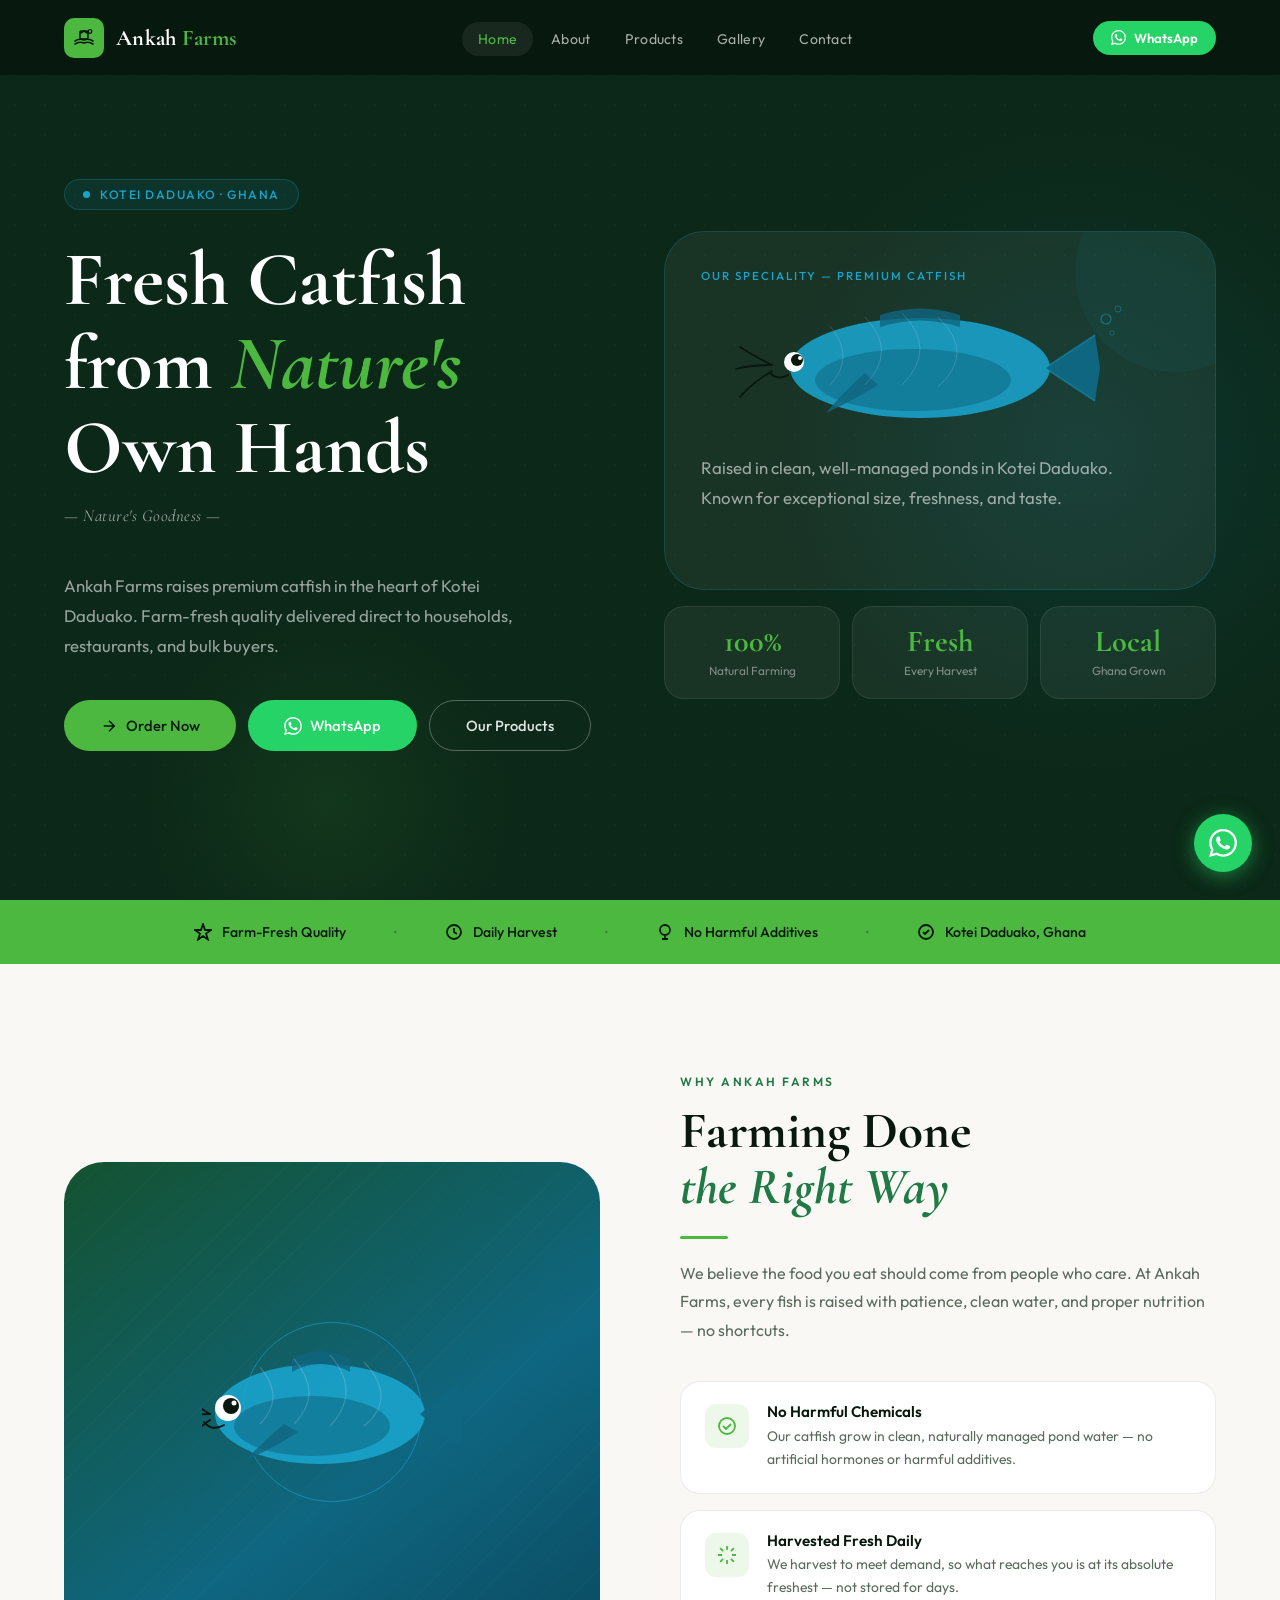
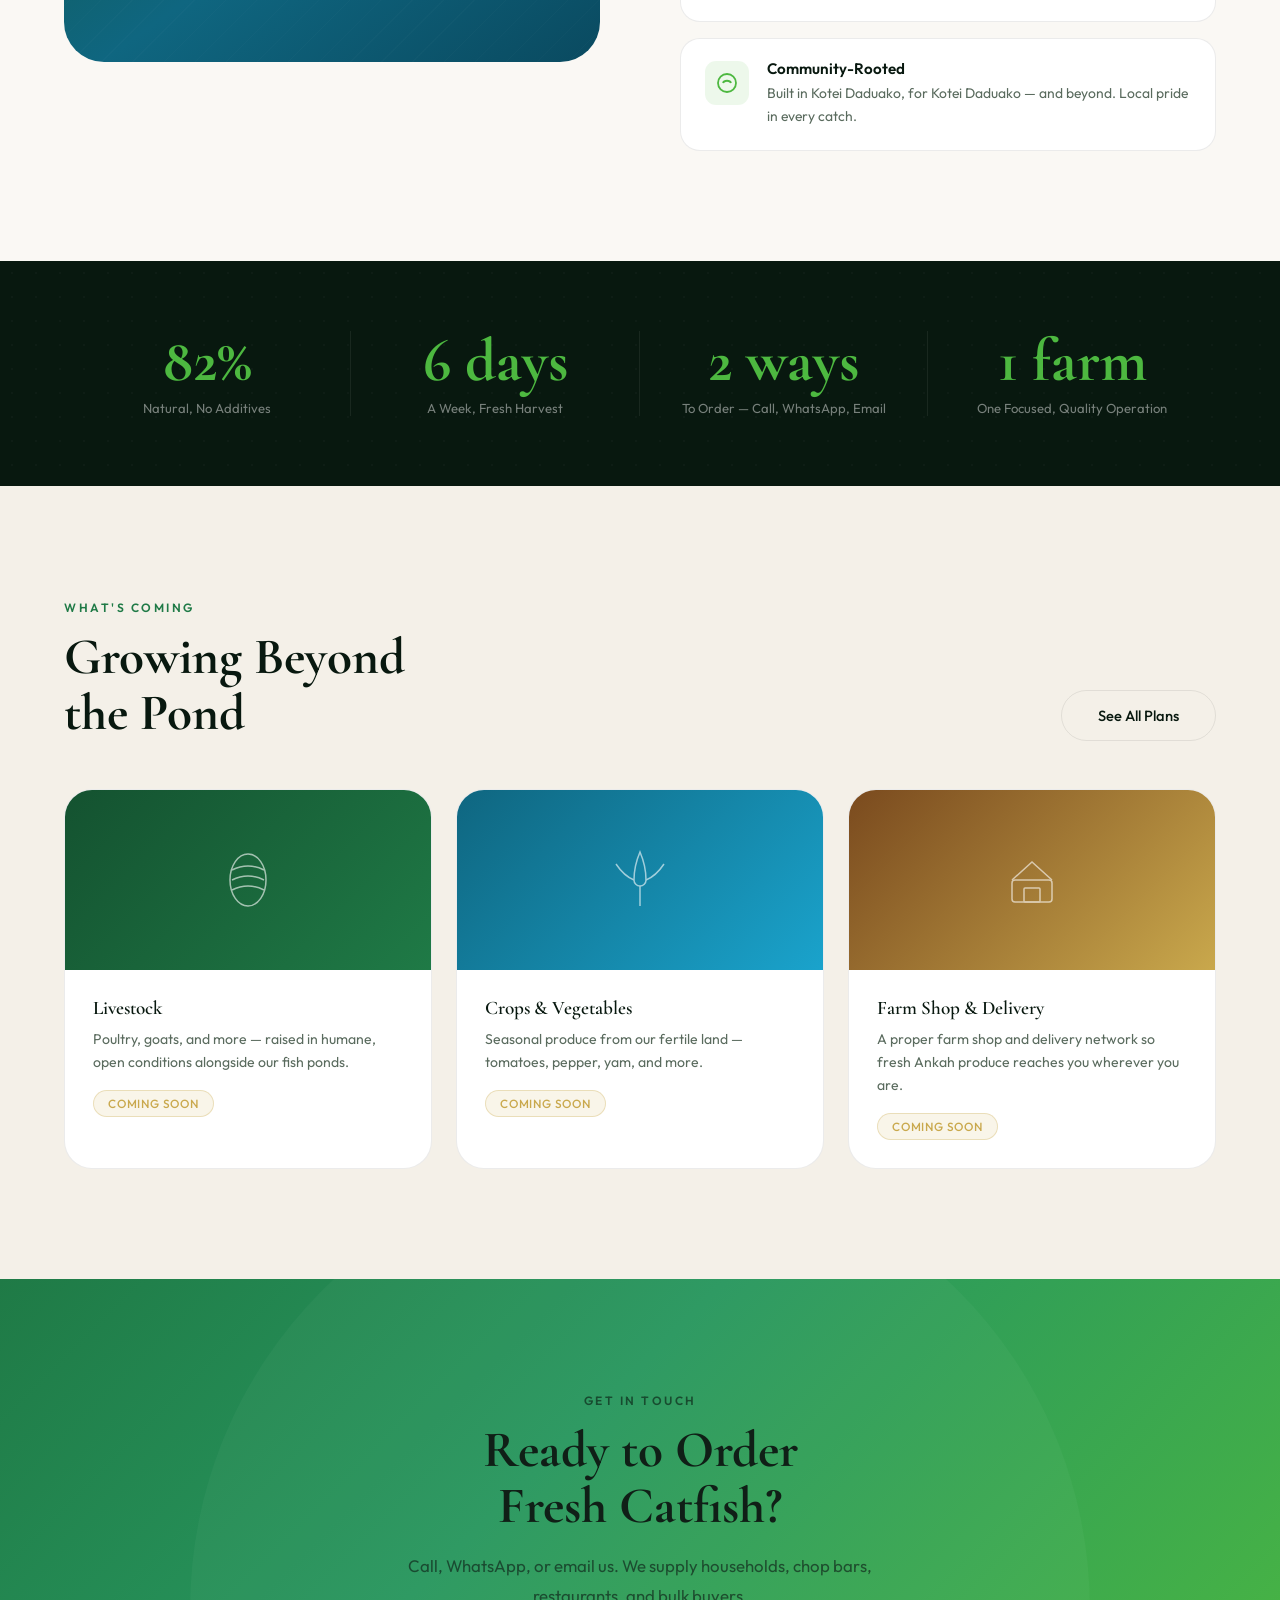
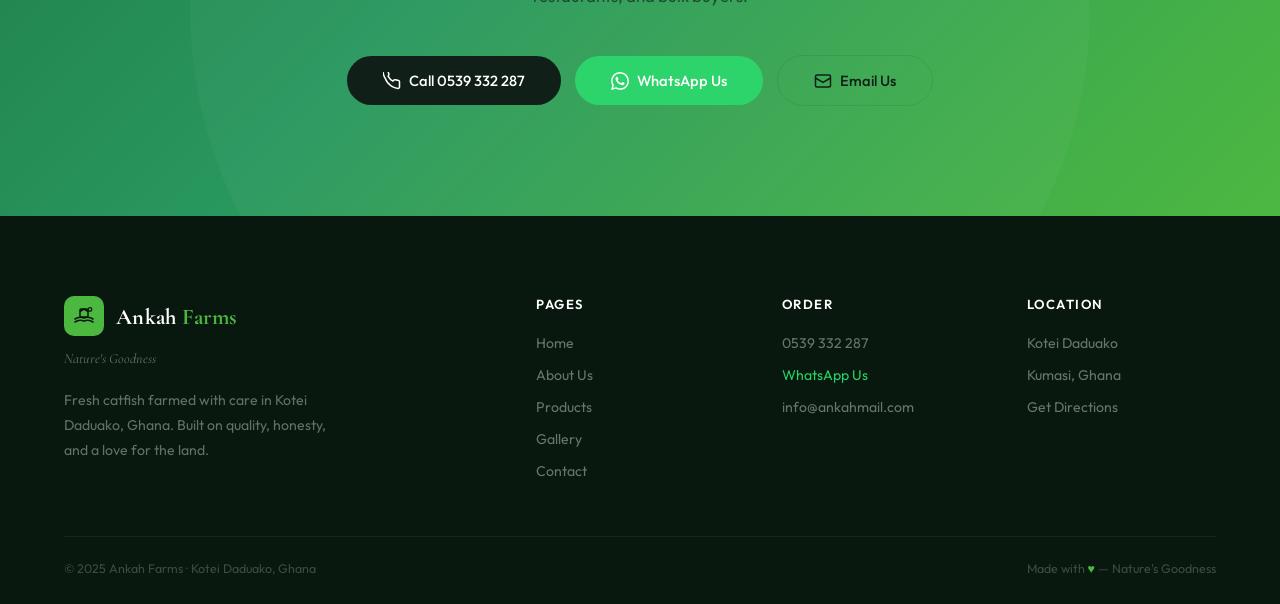
<file: index.html>
<!DOCTYPE html>
<html lang="en">
  <head>
    <meta charset="UTF-8" />
    <meta name="viewport" content="width=device-width, initial-scale=1.0" />
    <title>
      Ankah Farms – Nature's Goodness | Fresh Catfish, Kotei Daduako Ghana
    </title>
    <meta
      name="description"
      content="Ankah Farms raises premium fresh catfish in Kotei Daduako, Ghana. Order direct from the farm — households, restaurants and bulk buyers welcome."
    />
    <meta property="og:title" content="Ankah Farms – Nature's Goodness" />
    <meta
      property="og:description"
      content="Fresh catfish farmed with care in Kotei Daduako, Ghana."
    />
    <meta property="og:type" content="website" />
    <link rel="stylesheet" href="style.css" />
    <style>
      /* ── HOME-SPECIFIC ── */

      /* HERO */
      .hero {
        min-height: 100vh;
        background: var(--deep);
        display: grid;
        grid-template-columns: 1fr 1fr;
        align-items: center;
        padding: 110px 64px 80px;
        position: relative;
        overflow: hidden;
        gap: 48px;
      }
      .hero-glow {
        position: absolute;
        pointer-events: none;
        border-radius: 50%;
      }
      .hero-glow-1 {
        width: 700px;
        height: 700px;
        background: radial-gradient(
          circle,
          rgba(15, 102, 128, 0.22) 0%,
          transparent 65%
        );
        right: -150px;
        top: 50%;
        transform: translateY(-50%);
      }
      .hero-glow-2 {
        width: 400px;
        height: 400px;
        background: radial-gradient(
          circle,
          rgba(77, 184, 64, 0.1) 0%,
          transparent 65%
        );
        left: 10%;
        bottom: -100px;
      }
      .hero::after {
        content: "";
        position: absolute;
        inset: 0;
        pointer-events: none;
        background-image: radial-gradient(
          rgba(255, 255, 255, 0.025) 1px,
          transparent 1px
        );
        background-size: 30px 30px;
      }

      .hero-left {
        position: relative;
        z-index: 3;
      }
      .hero-left .anim-up {
        animation-delay: 0.05s;
      }
      .hero-left .anim-up-d1 {
        animation-delay: 0.15s;
      }
      .hero-left .anim-up-d2 {
        animation-delay: 0.28s;
      }
      .hero-left .anim-up-d3 {
        animation-delay: 0.42s;
      }

      .hero-eyebrow {
        display: inline-flex;
        align-items: center;
        gap: 10px;
        background: rgba(26, 163, 204, 0.1);
        border: 1px solid rgba(26, 163, 204, 0.25);
        padding: 7px 18px;
        border-radius: 100px;
        margin-bottom: 28px;
      }
      .hero-eyebrow span {
        color: var(--aqua);
        font-size: 0.76rem;
        letter-spacing: 1.5px;
        text-transform: uppercase;
        font-weight: 500;
      }
      .hero-dot {
        width: 7px;
        height: 7px;
        background: var(--aqua);
        border-radius: 50%;
        animation: pulse 2.2s infinite;
      }

      .hero h1 {
        color: #fff;
        margin-bottom: 10px;
      }
      .hero h1 .ital {
        font-style: italic;
        color: var(--lime);
      }

      .hero-sub {
        font-family: "Cormorant Garamond", serif;
        font-style: italic;
        color: var(--aqua);
        font-size: 1.15rem;
        letter-spacing: 0.5px;
        margin-bottom: 20px;
      }

      .hero p {
        color: rgba(255, 255, 255, 0.58);
        font-size: 1.05rem;
        line-height: 1.78;
        max-width: 460px;
        margin-bottom: 40px;
      }

      .hero-btns {
        display: flex;
        gap: 12px;
        flex-wrap: wrap;
      }

      /* hero right panel */
      .hero-right {
        position: relative;
        z-index: 3;
        display: flex;
        flex-direction: column;
        gap: 16px;
        animation: slideLeft 0.9s 0.3s ease both;
      }

      .fish-showcase {
        background: rgba(255, 255, 255, 0.055);
        border: 1px solid rgba(26, 163, 204, 0.2);
        border-radius: var(--r-xl);
        padding: 36px;
        backdrop-filter: blur(12px);
        position: relative;
        overflow: hidden;
      }
      .fish-showcase::before {
        content: "";
        position: absolute;
        top: -60px;
        right: -60px;
        width: 200px;
        height: 200px;
        border-radius: 50%;
        background: rgba(26, 163, 204, 0.06);
      }
      .fish-showcase-label {
        color: var(--aqua);
        font-size: 0.72rem;
        letter-spacing: 2px;
        text-transform: uppercase;
        font-weight: 500;
        margin-bottom: 18px;
      }
      /* catfish SVG */
      .catfish-svg {
        width: 100%;
        height: 130px;
      }
      .fish-desc {
        color: rgba(255, 255, 255, 0.52);
        font-size: 0.87rem;
        line-height: 1.65;
        margin-top: 18px;
      }

      .hero-stats {
        display: grid;
        grid-template-columns: repeat(3, 1fr);
        gap: 12px;
      }
      .hero-stat {
        background: rgba(255, 255, 255, 0.055);
        border: 1px solid rgba(255, 255, 255, 0.08);
        border-radius: var(--r-md);
        padding: 20px 18px;
        backdrop-filter: blur(8px);
        text-align: center;
      }
      .hero-stat-val {
        font-family: "Cormorant Garamond", serif;
        font-size: 1.9rem;
        font-weight: 700;
        color: var(--lime);
        line-height: 1;
      }
      .hero-stat-lbl {
        color: rgba(255, 255, 255, 0.45);
        font-size: 0.74rem;
        margin-top: 5px;
      }

      /* INTRO STRIP */
      .intro-strip {
        background: var(--lime);
        padding: 20px 64px;
        display: flex;
        align-items: center;
        justify-content: center;
        gap: 48px;
        flex-wrap: wrap;
        overflow: hidden;
      }
      .intro-strip-item {
        display: flex;
        align-items: center;
        gap: 10px;
        color: var(--ink);
        font-size: 0.88rem;
        font-weight: 500;
      }
      .intro-strip-item svg {
        width: 18px;
        height: 18px;
        flex-shrink: 0;
      }
      .intro-strip-sep {
        color: rgba(8, 24, 15, 0.3);
        font-size: 1.2rem;
      }

      /* WHY SECTION */
      .why {
        background: var(--offwhite);
      }
      .why-grid {
        display: grid;
        grid-template-columns: 1fr 1fr;
        gap: 80px;
        align-items: center;
      }
      .why-visual {
        background: linear-gradient(
          145deg,
          var(--forest) 0%,
          var(--water) 60%,
          #0a4a60 100%
        );
        border-radius: var(--r-xl);
        height: 500px;
        display: flex;
        align-items: center;
        justify-content: center;
        position: relative;
        overflow: hidden;
      }
      .why-visual::before {
        content: "";
        position: absolute;
        inset: 0;
        background: repeating-linear-gradient(
          -45deg,
          rgba(255, 255, 255, 0.015) 0,
          rgba(255, 255, 255, 0.015) 1px,
          transparent 1px,
          transparent 22px
        );
      }
      /* ripple rings */
      .ripple-ring {
        position: absolute;
        border-radius: 50%;
        border: 1px solid rgba(26, 163, 204, 0.25);
      }
      .ripple-ring:nth-child(1) {
        width: 180px;
        height: 180px;
        animation: ripple 3s 0s infinite;
      }
      .ripple-ring:nth-child(2) {
        width: 180px;
        height: 180px;
        animation: ripple 3s 1s infinite;
      }
      .ripple-ring:nth-child(3) {
        width: 180px;
        height: 180px;
        animation: ripple 3s 2s infinite;
      }

      .big-fish {
        width: 260px;
        height: 150px;
        position: relative;
        z-index: 2;
        animation: swim 4.5s ease-in-out infinite;
      }

      .why-text .section-tag {
        display: block;
      }
      .why-features {
        display: flex;
        flex-direction: column;
        gap: 16px;
        margin-top: 36px;
      }
      .why-feature {
        display: flex;
        gap: 18px;
        align-items: flex-start;
        padding: 22px 24px;
        border-radius: var(--r-md);
        background: #fff;
        border: 1px solid var(--border);
        transition: border-color 0.3s, box-shadow 0.3s;
      }
      .why-feature:hover {
        border-color: rgba(77, 184, 64, 0.3);
        box-shadow: 0 4px 20px rgba(77, 184, 64, 0.08);
      }
      .why-feature-icon {
        width: 44px;
        height: 44px;
        border-radius: 11px;
        flex-shrink: 0;
        display: flex;
        align-items: center;
        justify-content: center;
        background: rgba(77, 184, 64, 0.1);
      }
      .why-feature-icon svg {
        width: 22px;
        height: 22px;
      }
      .why-feature h4 {
        font-family: "Outfit", sans-serif;
        font-size: 0.95rem;
        font-weight: 600;
        margin-bottom: 4px;
        color: var(--ink);
      }
      .why-feature p {
        font-size: 0.87rem;
        line-height: 1.65;
      }

      /* STATS BAR */
      .stats-bar {
        background: var(--ink);
        padding: 70px 64px;
        display: grid;
        grid-template-columns: repeat(4, 1fr);
        gap: 1px;
        position: relative;
      }
      .stats-bar::before {
        content: "";
        position: absolute;
        inset: 0;
        pointer-events: none;
        background-image: radial-gradient(
          rgba(255, 255, 255, 0.025) 1px,
          transparent 1px
        );
        background-size: 24px 24px;
      }
      .stat-item {
        text-align: center;
        padding: 0 32px;
        border-right: 1px solid rgba(255, 255, 255, 0.07);
        position: relative;
        z-index: 1;
      }
      .stat-item:last-child {
        border-right: none;
      }
      .stat-item .num {
        font-family: "Cormorant Garamond", serif;
        font-size: 3.8rem;
        font-weight: 700;
        color: var(--lime);
        line-height: 1;
        display: block;
      }
      .stat-item .lbl {
        color: rgba(255, 255, 255, 0.45);
        font-size: 0.82rem;
        margin-top: 8px;
      }

      /* FUTURE TEASER */
      .future-teaser {
        background: var(--cream);
      }
      .future-header {
        display: flex;
        align-items: flex-end;
        justify-content: space-between;
        margin-bottom: 48px;
      }
      .future-cards {
        display: grid;
        grid-template-columns: repeat(3, 1fr);
        gap: 24px;
      }
      .future-card {
        border-radius: var(--r-lg);
        overflow: hidden;
        background: #fff;
        border: 1px solid var(--border);
        transition: transform 0.3s, box-shadow 0.3s;
      }
      .future-card:hover {
        transform: translateY(-6px);
        box-shadow: var(--shadow-lg);
      }
      .future-card-header {
        height: 180px;
        display: flex;
        align-items: center;
        justify-content: center;
        position: relative;
        overflow: hidden;
      }
      .future-card:nth-child(1) .future-card-header {
        background: linear-gradient(135deg, var(--forest), var(--leaf));
      }
      .future-card:nth-child(2) .future-card-header {
        background: linear-gradient(135deg, var(--water), var(--aqua));
      }
      .future-card:nth-child(3) .future-card-header {
        background: linear-gradient(135deg, #7a4a1e, var(--gold));
      }
      .future-card-header svg {
        width: 72px;
        height: 72px;
        opacity: 0.6;
      }
      .future-card-body {
        padding: 28px;
      }
      .future-card-body h3 {
        font-size: 1.2rem;
        margin-bottom: 8px;
      }
      .future-card-body p {
        font-size: 0.88rem;
        line-height: 1.65;
      }
      .future-card-body .chip {
        margin-top: 16px;
      }

      /* HOME CTA */
      .home-cta {
        background: linear-gradient(
          135deg,
          var(--leaf) 0%,
          #28975e 40%,
          var(--lime) 100%
        );
        padding: 110px 64px;
        text-align: center;
        position: relative;
        overflow: hidden;
      }
      .home-cta::before {
        content: "";
        position: absolute;
        top: -120px;
        left: 50%;
        transform: translateX(-50%);
        width: 900px;
        height: 900px;
        border-radius: 50%;
        background: rgba(255, 255, 255, 0.03);
        pointer-events: none;
      }
      .home-cta h2 {
        color: var(--ink);
        margin-bottom: 16px;
      }
      .home-cta p {
        color: rgba(8, 24, 15, 0.65);
        font-size: 1.05rem;
        max-width: 480px;
        margin: 0 auto 44px;
      }
      .home-cta-btns {
        display: flex;
        align-items: center;
        justify-content: center;
        gap: 14px;
        flex-wrap: wrap;
      }

      /* ── RESPONSIVE HOME ── */
      @media (max-width: 1024px) {
        .hero {
          grid-template-columns: 1fr;
          padding-top: 130px;
        }
        .hero-right {
          max-width: 480px;
        }
        .why-grid {
          grid-template-columns: 1fr;
          gap: 48px;
        }
        .stats-bar {
          grid-template-columns: repeat(2, 1fr);
          gap: 1px;
        }
        .stat-item {
          padding: 32px;
          border-bottom: 1px solid rgba(255, 255, 255, 0.07);
        }
        .future-cards {
          grid-template-columns: 1fr;
          max-width: 420px;
        }
        .future-header {
          flex-direction: column;
          align-items: flex-start;
          gap: 16px;
        }
      }
      @media (max-width: 768px) {
        .intro-strip {
          padding: 18px 24px;
          gap: 16px;
        }
        .intro-strip-sep {
          display: none;
        }
        .stats-bar {
          grid-template-columns: 1fr 1fr;
          padding: 48px 24px;
        }
        .home-cta {
          padding: 72px 24px;
        }
      }
    </style>
  </head>
  <body>
    <!-- ── NAVIGATION ── -->
    <nav class="nav" id="nav">
      <a href="index.html" class="nav-logo">
        <div class="nav-logo-mark">
          <svg
            viewBox="0 0 24 24"
            fill="none"
            xmlns="http://www.w3.org/2000/svg"
          >
            <path
              d="M3 15 Q7 12 12 14 Q17 12 21 15"
              stroke="#08180f"
              stroke-width="1.6"
              stroke-linecap="round"
              fill="none"
            />
            <path
              d="M3 18 Q7 15 12 17 Q17 15 21 18"
              stroke="#08180f"
              stroke-width="1.6"
              stroke-linecap="round"
              fill="none"
            />
            <rect
              x="8"
              y="5"
              width="8"
              height="8"
              rx="1"
              stroke="#08180f"
              stroke-width="1.5"
              fill="none"
            />
            <path
              d="M8 7.5L12 5L16 7.5"
              stroke="#08180f"
              stroke-width="1.5"
              stroke-linejoin="round"
              fill="none"
            />
            <circle
              cx="18"
              cy="5.5"
              r="1.8"
              stroke="#08180f"
              stroke-width="1.3"
              fill="none"
            />
          </svg>
        </div>
        <span class="nav-logo-text">Ankah <span>Farms</span></span>
      </a>
      <ul class="nav-links">
        <li><a href="index.html" class="active">Home</a></li>
        <li><a href="about.html">About</a></li>
        <li><a href="products.html">Products</a></li>
        <li><a href="gallery.html">Gallery</a></li>
        <li><a href="contact.html">Contact</a></li>
      </ul>
      <div class="nav-actions">
        <a href="https://wa.me/233539332287" target="_blank" class="nav-wa">
          <svg viewBox="0 0 24 24" fill="currentColor">
            <path
              d="M17.472 14.382c-.297-.149-1.758-.867-2.03-.967-.273-.099-.471-.148-.67.15-.197.297-.767.966-.94 1.164-.173.199-.347.223-.644.075-.297-.15-1.255-.463-2.39-1.475-.883-.788-1.48-1.761-1.653-2.059-.173-.297-.018-.458.13-.606.134-.133.298-.347.446-.52.149-.174.198-.298.298-.497.099-.198.05-.371-.025-.52-.075-.149-.669-1.612-.916-2.207-.242-.579-.487-.5-.669-.51-.173-.008-.371-.01-.57-.01-.198 0-.52.074-.792.372-.272.297-1.04 1.016-1.04 2.479 0 1.462 1.065 2.875 1.213 3.074.149.198 2.096 3.2 5.077 4.487.709.306 1.262.489 1.694.625.712.227 1.36.195 1.871.118.571-.085 1.758-.719 2.006-1.413.248-.694.248-1.289.173-1.413-.074-.124-.272-.198-.57-.347m-5.421 7.403h-.004a9.87 9.87 0 01-5.031-1.378l-.361-.214-3.741.982.998-3.648-.235-.374a9.86 9.86 0 01-1.51-5.26c.001-5.45 4.436-9.884 9.888-9.884 2.64 0 5.122 1.03 6.988 2.898a9.825 9.825 0 012.893 6.994c-.003 5.45-4.437 9.884-9.885 9.884m8.413-18.297A11.815 11.815 0 0012.05 0C5.495 0 .16 5.335.157 11.892c0 2.096.547 4.142 1.588 5.945L.057 24l6.305-1.654a11.882 11.882 0 005.683 1.448h.005c6.554 0 11.89-5.335 11.893-11.893a11.821 11.821 0 00-3.48-8.413z"
            />
          </svg>
          WhatsApp
        </a>
        <button class="nav-toggle" id="navToggle" aria-label="Menu">
          <span></span><span></span><span></span>
        </button>
      </div>
    </nav>

    <!-- ── MOBILE MENU ── -->
    <div class="mobile-menu" id="mobileMenu">
      <button class="mobile-menu-close" id="mobileClose">×</button>
      <a href="index.html">Home</a>
      <a href="about.html">About</a>
      <a href="products.html">Products</a>
      <a href="gallery.html">Gallery</a>
      <a href="contact.html">Contact</a>
      <a
        href="https://wa.me/233539332287"
        target="_blank"
        style="color: #25d366"
        >WhatsApp Us</a
      >
    </div>

    <!-- ── HERO ── -->
    <section class="hero">
      <div class="hero-glow hero-glow-1"></div>
      <div class="hero-glow hero-glow-2"></div>

      <div class="hero-left">
        <div class="hero-eyebrow anim-up">
          <div class="hero-dot"></div>
          <span>Kotei Daduako · Ghana</span>
        </div>
        <h1 class="anim-up-d1">
          Fresh Catfish<br />from <span class="ital">Nature's</span><br />Own
          Hands
        </h1>
        <p class="hero-sub anim-up-d2">— Nature's Goodness —</p>
        <p class="anim-up-d2">
          Ankah Farms raises premium catfish in the heart of Kotei Daduako.
          Farm-fresh quality delivered direct to households, restaurants, and
          bulk buyers.
        </p>
        <div class="hero-btns anim-up-d3">
          <a href="contact.html" class="btn btn-primary">
            <svg
              viewBox="0 0 24 24"
              fill="none"
              stroke="currentColor"
              stroke-width="2"
            >
              <path d="M5 12h14M12 5l7 7-7 7" />
            </svg>
            Order Now
          </a>
          <a
            href="https://wa.me/233539332287"
            target="_blank"
            class="btn btn-wa"
          >
            <svg viewBox="0 0 24 24" fill="currentColor">
              <path
                d="M17.472 14.382c-.297-.149-1.758-.867-2.03-.967-.273-.099-.471-.148-.67.15-.197.297-.767.966-.94 1.164-.173.199-.347.223-.644.075-.297-.15-1.255-.463-2.39-1.475-.883-.788-1.48-1.761-1.653-2.059-.173-.297-.018-.458.13-.606.134-.133.298-.347.446-.52.149-.174.198-.298.298-.497.099-.198.05-.371-.025-.52-.075-.149-.669-1.612-.916-2.207-.242-.579-.487-.5-.669-.51-.173-.008-.371-.01-.57-.01-.198 0-.52.074-.792.372-.272.297-1.04 1.016-1.04 2.479 0 1.462 1.065 2.875 1.213 3.074.149.198 2.096 3.2 5.077 4.487.709.306 1.262.489 1.694.625.712.227 1.36.195 1.871.118.571-.085 1.758-.719 2.006-1.413.248-.694.248-1.289.173-1.413-.074-.124-.272-.198-.57-.347m-5.421 7.403h-.004a9.87 9.87 0 01-5.031-1.378l-.361-.214-3.741.982.998-3.648-.235-.374a9.86 9.86 0 01-1.51-5.26c.001-5.45 4.436-9.884 9.888-9.884 2.64 0 5.122 1.03 6.988 2.898a9.825 9.825 0 012.893 6.994c-.003 5.45-4.437 9.884-9.885 9.884m8.413-18.297A11.815 11.815 0 0012.05 0C5.495 0 .16 5.335.157 11.892c0 2.096.547 4.142 1.588 5.945L.057 24l6.305-1.654a11.882 11.882 0 005.683 1.448h.005c6.554 0 11.89-5.335 11.893-11.893a11.821 11.821 0 00-3.48-8.413z"
              />
            </svg>
            WhatsApp
          </a>
          <a href="products.html" class="btn btn-outline-white">Our Products</a>
        </div>
      </div>

      <div class="hero-right">
        <div class="fish-showcase">
          <div class="fish-showcase-label">
            Our Speciality — Premium Catfish
          </div>
          <svg
            class="catfish-svg"
            viewBox="0 0 380 130"
            fill="none"
            xmlns="http://www.w3.org/2000/svg"
          >
            <ellipse
              cx="170"
              cy="67"
              rx="130"
              ry="50"
              fill="#1aa3cc"
              opacity="0.88"
            />
            <ellipse
              cx="163"
              cy="79"
              rx="98"
              ry="31"
              fill="#0f6680"
              opacity="0.5"
            />
            <path d="M295 67 L345 34 L350 67 L345 100 Z" fill="#0f6680" />
            <path
              d="M295 67 L345 34"
              stroke="#1aa3cc"
              stroke-width="1.5"
              opacity="0.45"
            />
            <path
              d="M295 67 L345 100"
              stroke="#1aa3cc"
              stroke-width="1.5"
              opacity="0.45"
            />
            <path
              d="M130 14 Q170 1 210 14 L210 26 Q170 13 130 26 Z"
              fill="#0f6680"
              opacity="0.8"
            />
            <path
              d="M115 72 Q92 92 76 112 Q102 100 128 84 Z"
              fill="#0f6680"
              opacity="0.8"
            />
            <circle cx="44" cy="61" r="10" fill="#fff" />
            <circle cx="47" cy="59" r="6" fill="#08180f" />
            <circle cx="50" cy="57" r="2" fill="#fff" />
            <path
              d="M20 72 Q28 80 38 74"
              stroke="#08180f"
              stroke-width="2"
              fill="none"
              stroke-linecap="round"
            />
            <path
              d="M22 64 Q2 54 -10 46"
              stroke="#08180f"
              stroke-width="1.8"
              stroke-linecap="round"
              fill="none"
            />
            <path
              d="M22 64 Q0 64 -14 68"
              stroke="#08180f"
              stroke-width="1.8"
              stroke-linecap="round"
              fill="none"
            />
            <path
              d="M22 70 Q2 82 -10 96"
              stroke="#08180f"
              stroke-width="1.8"
              stroke-linecap="round"
              fill="none"
            />
            <path
              d="M80 25 Q106 56 80 84"
              stroke="#fff"
              stroke-width="1"
              opacity="0.15"
              fill="none"
            />
            <path
              d="M115 16 Q148 50 115 84"
              stroke="#fff"
              stroke-width="1"
              opacity="0.15"
              fill="none"
            />
            <path
              d="M152 12 Q188 48 152 84"
              stroke="#fff"
              stroke-width="1"
              opacity="0.15"
              fill="none"
            />
            <path
              d="M188 16 Q226 52 188 86"
              stroke="#fff"
              stroke-width="1"
              opacity="0.15"
              fill="none"
            />
            <circle
              cx="356"
              cy="18"
              r="5"
              stroke="#1aa3cc"
              stroke-width="1.2"
              fill="none"
              opacity="0.5"
            />
            <circle
              cx="368"
              cy="8"
              r="3"
              stroke="#1aa3cc"
              stroke-width="1"
              fill="none"
              opacity="0.4"
            />
            <circle
              cx="362"
              cy="32"
              r="2.2"
              stroke="#1aa3cc"
              stroke-width="1"
              fill="none"
              opacity="0.35"
            />
          </svg>
          <p class="fish-desc">
            Raised in clean, well-managed ponds in Kotei Daduako. Known for
            exceptional size, freshness, and taste.
          </p>
        </div>
        <div class="hero-stats">
          <div class="hero-stat">
            <div class="hero-stat-val">100%</div>
            <div class="hero-stat-lbl">Natural Farming</div>
          </div>
          <div class="hero-stat">
            <div class="hero-stat-val">Fresh</div>
            <div class="hero-stat-lbl">Every Harvest</div>
          </div>
          <div class="hero-stat">
            <div class="hero-stat-val">Local</div>
            <div class="hero-stat-lbl">Ghana Grown</div>
          </div>
        </div>
      </div>
    </section>

    <!-- ── INTRO STRIP ── -->
    <div class="intro-strip">
      <div class="intro-strip-item">
        <svg
          viewBox="0 0 18 18"
          fill="none"
          stroke="currentColor"
          stroke-width="1.8"
        >
          <path d="M9 1l2 6h6l-5 3.6 1.9 5.9L9 13l-4.9 3.5L6 10.6 1 7h6z" />
        </svg>
        Farm-Fresh Quality
      </div>
      <span class="intro-strip-sep">·</span>
      <div class="intro-strip-item">
        <svg
          viewBox="0 0 18 18"
          fill="none"
          stroke="currentColor"
          stroke-width="1.8"
        >
          <circle cx="9" cy="9" r="7" />
          <path d="M9 5v4l3 2" />
        </svg>
        Daily Harvest
      </div>
      <span class="intro-strip-sep">·</span>
      <div class="intro-strip-item">
        <svg
          viewBox="0 0 18 18"
          fill="none"
          stroke="currentColor"
          stroke-width="1.8"
        >
          <path d="M9 2a5 5 0 010 10A5 5 0 019 2zM9 12v4M6 16h6" />
        </svg>
        No Harmful Additives
      </div>
      <span class="intro-strip-sep">·</span>
      <div class="intro-strip-item">
        <svg
          viewBox="0 0 18 18"
          fill="none"
          stroke="currentColor"
          stroke-width="1.8"
        >
          <path d="M2 9c0-3.9 3.1-7 7-7s7 3.1 7 7-3.1 7-7 7-7-3.1-7-7z" />
          <path d="M6 9l2 2 4-4" />
        </svg>
        Kotei Daduako, Ghana
      </div>
    </div>

    <!-- ── WHY ANKAH FARMS ── -->
    <section class="why section">
      <div class="why-grid">
        <div class="why-visual" data-aos>
          <div class="ripple-ring"></div>
          <div class="ripple-ring"></div>
          <div class="ripple-ring"></div>
          <svg
            class="big-fish"
            viewBox="0 0 260 140"
            fill="none"
            xmlns="http://www.w3.org/2000/svg"
          >
            <ellipse
              cx="118"
              cy="72"
              rx="105"
              ry="50"
              fill="#1aa3cc"
              opacity="0.9"
            />
            <ellipse
              cx="110"
              cy="84"
              rx="78"
              ry="30"
              fill="#0f6680"
              opacity="0.55"
            />
            <path d="M218 72 L258 40 L263 72 L258 104 Z" fill="#0f6680" />
            <path
              d="M90 17 Q118 2 148 17 L148 30 Q118 14 90 30 Z"
              fill="#0f6680"
              opacity="0.8"
            />
            <path
              d="M82 82 Q60 100 44 118 Q72 106 96 90 Z"
              fill="#0f6680"
              opacity="0.8"
            />
            <circle cx="26" cy="66" r="13" fill="#fff" />
            <circle cx="29" cy="64" r="8" fill="#08180f" />
            <circle cx="32" cy="61" r="2.5" fill="#fff" />
            <path
              d="M2 80 Q10 90 22 83"
              stroke="#08180f"
              stroke-width="2"
              fill="none"
              stroke-linecap="round"
            />
            <path
              d="M8 72 Q-12 60 -24 50"
              stroke="#08180f"
              stroke-width="2"
              stroke-linecap="round"
              fill="none"
            />
            <path
              d="M8 72 Q-14 72 -28 76"
              stroke="#08180f"
              stroke-width="2"
              stroke-linecap="round"
              fill="none"
            />
            <path
              d="M8 78 Q-12 92 -24 108"
              stroke="#08180f"
              stroke-width="2"
              stroke-linecap="round"
              fill="none"
            />
            <path
              d="M58 25 Q84 56 58 82"
              stroke="#fff"
              stroke-width="1.2"
              opacity="0.16"
              fill="none"
            />
            <path
              d="M92 17 Q122 52 92 82"
              stroke="#fff"
              stroke-width="1.2"
              opacity="0.16"
              fill="none"
            />
            <path
              d="M128 13 Q160 50 128 84"
              stroke="#fff"
              stroke-width="1.2"
              opacity="0.16"
              fill="none"
            />
            <path
              d="M162 20 Q196 56 162 84"
              stroke="#fff"
              stroke-width="1.2"
              opacity="0.16"
              fill="none"
            />
          </svg>
        </div>
        <div class="why-text" data-aos>
          <span class="section-tag">Why Ankah Farms</span>
          <h2>
            Farming Done<br /><em style="font-style: italic; color: var(--leaf)"
              >the Right Way</em
            >
          </h2>
          <div class="divider"></div>
          <p>
            We believe the food you eat should come from people who care. At
            Ankah Farms, every fish is raised with patience, clean water, and
            proper nutrition — no shortcuts.
          </p>
          <div class="why-features">
            <div class="why-feature">
              <div class="why-feature-icon">
                <svg
                  viewBox="0 0 22 22"
                  fill="none"
                  stroke="#4db840"
                  stroke-width="1.8"
                >
                  <circle cx="11" cy="11" r="8" />
                  <path d="M7 11l3 3 5-5" />
                </svg>
              </div>
              <div>
                <h4>No Harmful Chemicals</h4>
                <p>
                  Our catfish grow in clean, naturally managed pond water — no
                  artificial hormones or harmful additives.
                </p>
              </div>
            </div>
            <div class="why-feature">
              <div class="why-feature-icon">
                <svg
                  viewBox="0 0 22 22"
                  fill="none"
                  stroke="#4db840"
                  stroke-width="1.8"
                >
                  <path
                    d="M11 2v4M11 16v4M4.22 4.22l2.83 2.83M14.95 14.95l2.83 2.83M2 11h4M16 11h4M4.22 17.78l2.83-2.83M14.95 7.05l2.83-2.83"
                  />
                </svg>
              </div>
              <div>
                <h4>Harvested Fresh Daily</h4>
                <p>
                  We harvest to meet demand, so what reaches you is at its
                  absolute freshest — not stored for days.
                </p>
              </div>
            </div>
            <div class="why-feature">
              <div class="why-feature-icon">
                <svg
                  viewBox="0 0 22 22"
                  fill="none"
                  stroke="#4db840"
                  stroke-width="1.8"
                >
                  <path d="M11 2C6 2 2 6 2 11s4 9 9 9 9-4 9-9-4-9-9-9z" />
                  <path d="M7 11c1-3 7-3 8 0" />
                </svg>
              </div>
              <div>
                <h4>Community-Rooted</h4>
                <p>
                  Built in Kotei Daduako, for Kotei Daduako — and beyond. Local
                  pride in every catch.
                </p>
              </div>
            </div>
          </div>
        </div>
      </div>
    </section>

    <!-- ── STATS ── -->
    <div class="stats-bar">
      <div class="stat-item">
        <span class="num" data-count="100" data-suffix="%">100%</span>
        <div class="lbl">Natural, No Additives</div>
      </div>
      <div class="stat-item">
        <span class="num" data-count="7" data-suffix=" days">7 days</span>
        <div class="lbl">A Week, Fresh Harvest</div>
      </div>
      <div class="stat-item">
        <span class="num" data-count="3" data-suffix=" ways">3 ways</span>
        <div class="lbl">To Order — Call, WhatsApp, Email</div>
      </div>
      <div class="stat-item">
        <span class="num" data-count="1" data-suffix=" farm">1 farm</span>
        <div class="lbl">One Focused, Quality Operation</div>
      </div>
    </div>

    <!-- ── FUTURE TEASER ── -->
    <section class="future-teaser section">
      <div class="future-header">
        <div>
          <span class="section-tag">What's Coming</span>
          <h2>Growing Beyond<br />the Pond</h2>
        </div>
        <a href="products.html" class="btn btn-outline">See All Plans</a>
      </div>
      <div class="future-cards">
        <div class="future-card" data-aos>
          <div class="future-card-header">
            <svg
              viewBox="0 0 72 72"
              fill="none"
              stroke="#fff"
              stroke-width="1.5"
            >
              <ellipse cx="36" cy="36" rx="18" ry="26" />
              <path d="M20 26 Q36 18 52 26" />
              <path d="M20 36 Q36 28 52 36" />
              <path d="M20 46 Q36 38 52 46" />
            </svg>
          </div>
          <div class="future-card-body">
            <h3>Livestock</h3>
            <p>
              Poultry, goats, and more — raised in humane, open conditions
              alongside our fish ponds.
            </p>
            <span class="chip chip-gold">Coming Soon</span>
          </div>
        </div>
        <div class="future-card" data-aos>
          <div class="future-card-header">
            <svg
              viewBox="0 0 72 72"
              fill="none"
              stroke="#fff"
              stroke-width="1.5"
            >
              <path d="M36 8 Q30 22 30 36 A6 6 0 0 0 42 36 Q42 22 36 8Z" />
              <path d="M30 36 Q20 32 12 20" />
              <path d="M42 36 Q52 32 60 20" />
              <line x1="36" y1="42" x2="36" y2="62" />
            </svg>
          </div>
          <div class="future-card-body">
            <h3>Crops & Vegetables</h3>
            <p>
              Seasonal produce from our fertile land — tomatoes, pepper, yam,
              and more.
            </p>
            <span class="chip chip-gold">Coming Soon</span>
          </div>
        </div>
        <div class="future-card" data-aos>
          <div class="future-card-header">
            <svg
              viewBox="0 0 72 72"
              fill="none"
              stroke="#fff"
              stroke-width="1.5"
            >
              <rect x="16" y="36" width="40" height="22" rx="3" />
              <path d="M16 36 L36 18 L56 36" />
              <rect x="28" y="44" width="16" height="14" rx="1" />
            </svg>
          </div>
          <div class="future-card-body">
            <h3>Farm Shop & Delivery</h3>
            <p>
              A proper farm shop and delivery network so fresh Ankah produce
              reaches you wherever you are.
            </p>
            <span class="chip chip-gold">Coming Soon</span>
          </div>
        </div>
      </div>
    </section>

    <!-- ── HOME CTA ── -->
    <section class="home-cta">
      <span class="section-tag" style="color: var(--ink); opacity: 0.6"
        >Get In Touch</span
      >
      <h2>Ready to Order<br />Fresh Catfish?</h2>
      <p>
        Call, WhatsApp, or email us. We supply households, chop bars,
        restaurants, and bulk buyers.
      </p>
      <div class="home-cta-btns">
        <a href="tel:+233539332287" class="btn btn-dark">
          <svg
            viewBox="0 0 24 24"
            fill="none"
            stroke="currentColor"
            stroke-width="2"
          >
            <path
              d="M22 16.92v3a2 2 0 01-2.18 2 19.79 19.79 0 01-8.63-3.07A19.5 19.5 0 013.07 8.81a19.79 19.79 0 01-3.07-8.68 2 2 0 012-2.18h3a2 2 0 012 1.72c.127.96.361 1.903.7 2.81a2 2 0 01-.45 2.11L6.91 5.84a16 16 0 006.29 6.29l1.28-1.28a2 2 0 012.11-.45c.907.339 1.85.573 2.81.7A2 2 0 0122 12.92v4z"
            />
          </svg>
          Call 0539 332 287
        </a>
        <a href="https://wa.me/233539332287" target="_blank" class="btn btn-wa">
          <svg viewBox="0 0 24 24" fill="currentColor">
            <path
              d="M17.472 14.382c-.297-.149-1.758-.867-2.03-.967-.273-.099-.471-.148-.67.15-.197.297-.767.966-.94 1.164-.173.199-.347.223-.644.075-.297-.15-1.255-.463-2.39-1.475-.883-.788-1.48-1.761-1.653-2.059-.173-.297-.018-.458.13-.606.134-.133.298-.347.446-.52.149-.174.198-.298.298-.497.099-.198.05-.371-.025-.52-.075-.149-.669-1.612-.916-2.207-.242-.579-.487-.5-.669-.51-.173-.008-.371-.01-.57-.01-.198 0-.52.074-.792.372-.272.297-1.04 1.016-1.04 2.479 0 1.462 1.065 2.875 1.213 3.074.149.198 2.096 3.2 5.077 4.487.709.306 1.262.489 1.694.625.712.227 1.36.195 1.871.118.571-.085 1.758-.719 2.006-1.413.248-.694.248-1.289.173-1.413-.074-.124-.272-.198-.57-.347m-5.421 7.403h-.004a9.87 9.87 0 01-5.031-1.378l-.361-.214-3.741.982.998-3.648-.235-.374a9.86 9.86 0 01-1.51-5.26c.001-5.45 4.436-9.884 9.888-9.884 2.64 0 5.122 1.03 6.988 2.898a9.825 9.825 0 012.893 6.994c-.003 5.45-4.437 9.884-9.885 9.884m8.413-18.297A11.815 11.815 0 0012.05 0C5.495 0 .16 5.335.157 11.892c0 2.096.547 4.142 1.588 5.945L.057 24l6.305-1.654a11.882 11.882 0 005.683 1.448h.005c6.554 0 11.89-5.335 11.893-11.893a11.821 11.821 0 00-3.48-8.413z"
            />
          </svg>
          WhatsApp Us
        </a>
        <a href="mailto:info@ankahmail.com" class="btn btn-outline">
          <svg
            viewBox="0 0 24 24"
            fill="none"
            stroke="currentColor"
            stroke-width="2"
          >
            <rect x="2" y="4" width="20" height="16" rx="2" />
            <path d="M2 8l10 6 10-6" />
          </svg>
          Email Us
        </a>
      </div>
    </section>

    <!-- ── FOOTER ── -->
    <footer class="footer">
      <div class="footer-grid">
        <div class="footer-brand">
          <a href="index.html" class="nav-logo" style="text-decoration: none">
            <div class="nav-logo-mark">
              <svg viewBox="0 0 24 24" fill="none">
                <path
                  d="M3 15 Q7 12 12 14 Q17 12 21 15"
                  stroke="#08180f"
                  stroke-width="1.6"
                  stroke-linecap="round"
                  fill="none"
                />
                <path
                  d="M3 18 Q7 15 12 17 Q17 15 21 18"
                  stroke="#08180f"
                  stroke-width="1.6"
                  stroke-linecap="round"
                  fill="none"
                />
                <rect
                  x="8"
                  y="5"
                  width="8"
                  height="8"
                  rx="1"
                  stroke="#08180f"
                  stroke-width="1.5"
                  fill="none"
                />
                <path
                  d="M8 7.5L12 5L16 7.5"
                  stroke="#08180f"
                  stroke-width="1.5"
                  fill="none"
                />
                <circle
                  cx="18"
                  cy="5.5"
                  r="1.8"
                  stroke="#08180f"
                  stroke-width="1.3"
                  fill="none"
                />
              </svg>
            </div>
            <span class="nav-logo-text">Ankah <span>Farms</span></span>
          </a>
          <p class="footer-brand-tagline">Nature's Goodness</p>
          <p>
            Fresh catfish farmed with care in Kotei Daduako, Ghana. Built on
            quality, honesty, and a love for the land.
          </p>
        </div>
        <div class="footer-col">
          <h5>Pages</h5>
          <ul>
            <li><a href="index.html">Home</a></li>
            <li><a href="about.html">About Us</a></li>
            <li><a href="products.html">Products</a></li>
            <li><a href="gallery.html">Gallery</a></li>
            <li><a href="contact.html">Contact</a></li>
          </ul>
        </div>
        <div class="footer-col">
          <h5>Order</h5>
          <ul>
            <li><a href="tel:+233539332287">0539 332 287</a></li>
            <li>
              <a
                href="https://wa.me/233539332287"
                class="wa-link"
                target="_blank"
                >WhatsApp Us</a
              >
            </li>
            <li><a href="mailto:info@ankahmail.com">info@ankahmail.com</a></li>
          </ul>
        </div>
        <div class="footer-col">
          <h5>Location</h5>
          <ul>
            <li><a href="#">Kotei Daduako</a></li>
            <li><a href="#">Kumasi, Ghana</a></li>
            <li><a href="contact.html">Get Directions</a></li>
          </ul>
        </div>
      </div>
      <div class="footer-bottom">
        <span>© 2025 Ankah Farms · Kotei Daduako, Ghana</span>
        <span>Made with <span class="lime">♥</span> — Nature's Goodness</span>
      </div>
    </footer>

    <!-- ── FLOATING WHATSAPP ── -->
    <a
      href="https://wa.me/233539332287"
      target="_blank"
      class="wa-float"
      aria-label="WhatsApp Ankah Farms"
    >
      <svg viewBox="0 0 24 24" fill="currentColor">
        <path
          d="M17.472 14.382c-.297-.149-1.758-.867-2.03-.967-.273-.099-.471-.148-.67.15-.197.297-.767.966-.94 1.164-.173.199-.347.223-.644.075-.297-.15-1.255-.463-2.39-1.475-.883-.788-1.48-1.761-1.653-2.059-.173-.297-.018-.458.13-.606.134-.133.298-.347.446-.52.149-.174.198-.298.298-.497.099-.198.05-.371-.025-.52-.075-.149-.669-1.612-.916-2.207-.242-.579-.487-.5-.669-.51-.173-.008-.371-.01-.57-.01-.198 0-.52.074-.792.372-.272.297-1.04 1.016-1.04 2.479 0 1.462 1.065 2.875 1.213 3.074.149.198 2.096 3.2 5.077 4.487.709.306 1.262.489 1.694.625.712.227 1.36.195 1.871.118.571-.085 1.758-.719 2.006-1.413.248-.694.248-1.289.173-1.413-.074-.124-.272-.198-.57-.347m-5.421 7.403h-.004a9.87 9.87 0 01-5.031-1.378l-.361-.214-3.741.982.998-3.648-.235-.374a9.86 9.86 0 01-1.51-5.26c.001-5.45 4.436-9.884 9.888-9.884 2.64 0 5.122 1.03 6.988 2.898a9.825 9.825 0 012.893 6.994c-.003 5.45-4.437 9.884-9.885 9.884m8.413-18.297A11.815 11.815 0 0012.05 0C5.495 0 .16 5.335.157 11.892c0 2.096.547 4.142 1.588 5.945L.057 24l6.305-1.654a11.882 11.882 0 005.683 1.448h.005c6.554 0 11.89-5.335 11.893-11.893a11.821 11.821 0 00-3.48-8.413z"
        />
      </svg>
      <span class="wa-tooltip">Chat on WhatsApp</span>
    </a>

    <script src="main.js"></script>
  </body>
</html>
</file>
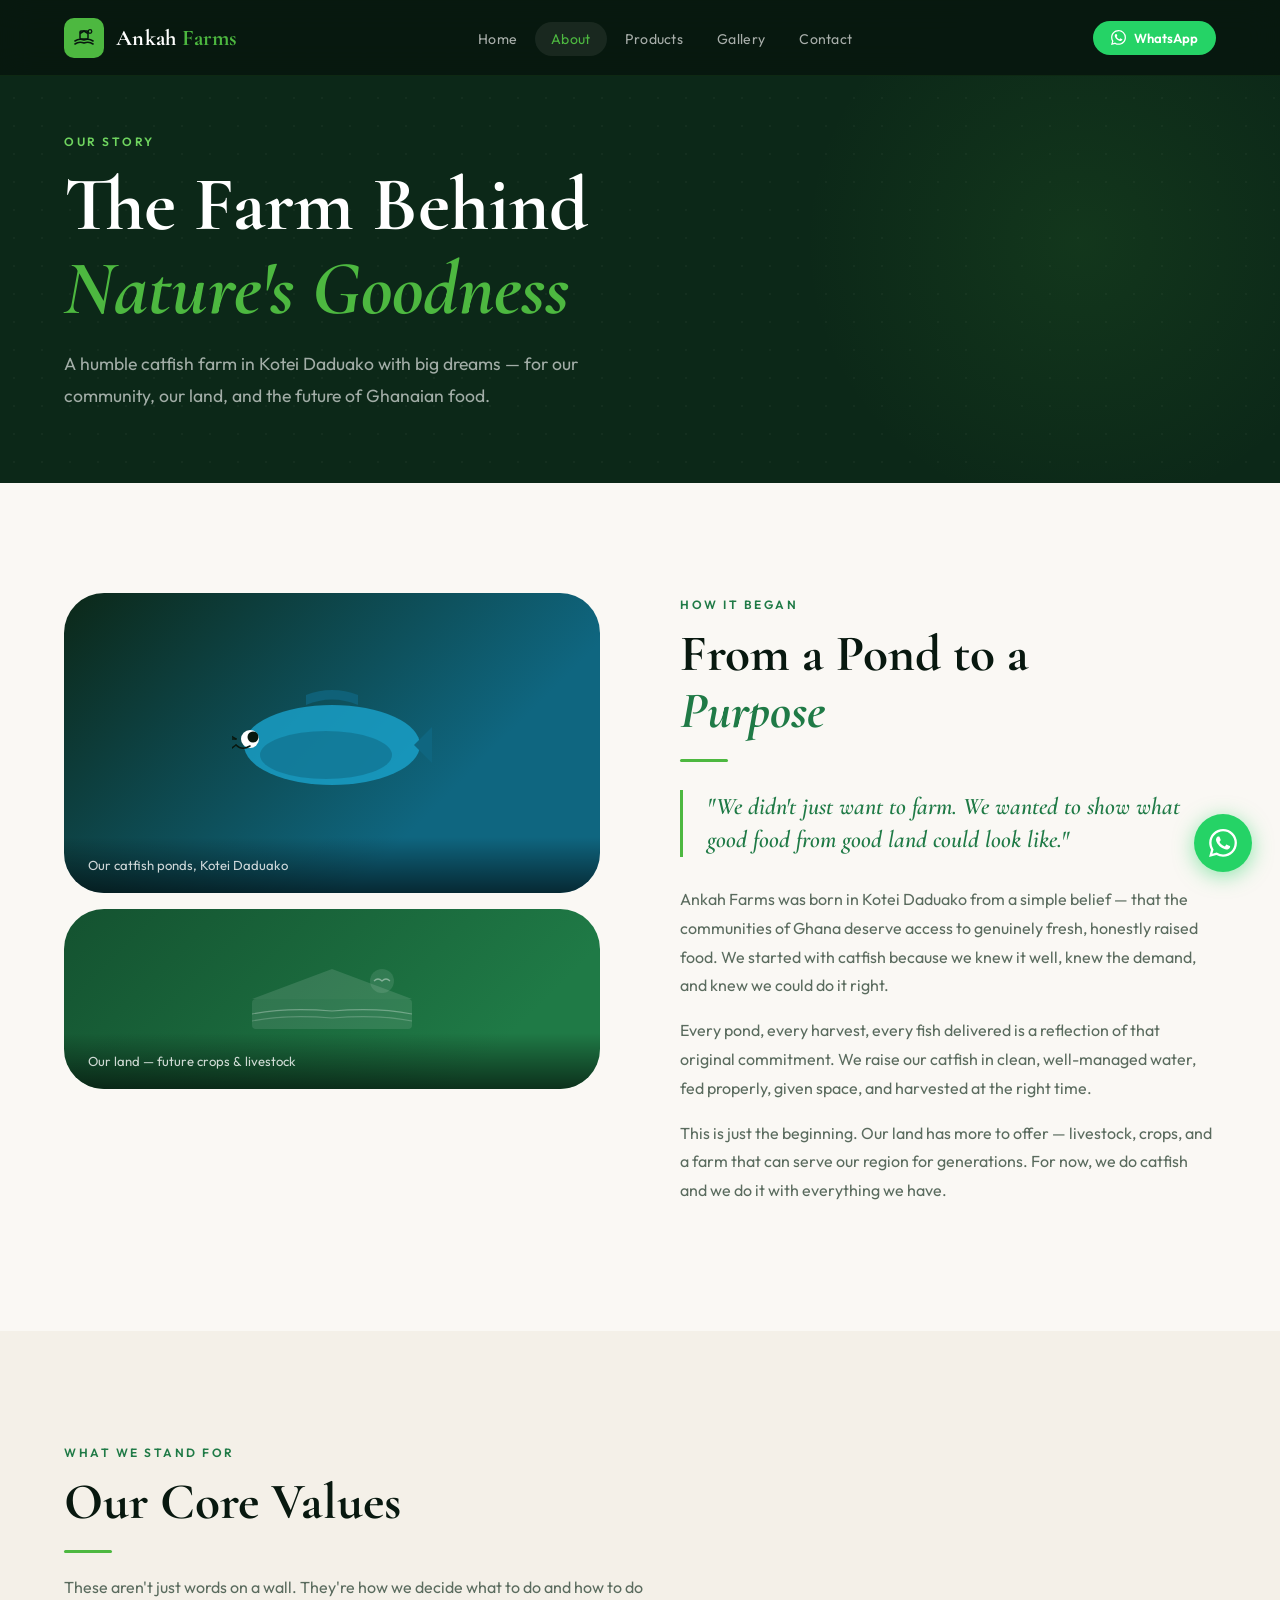
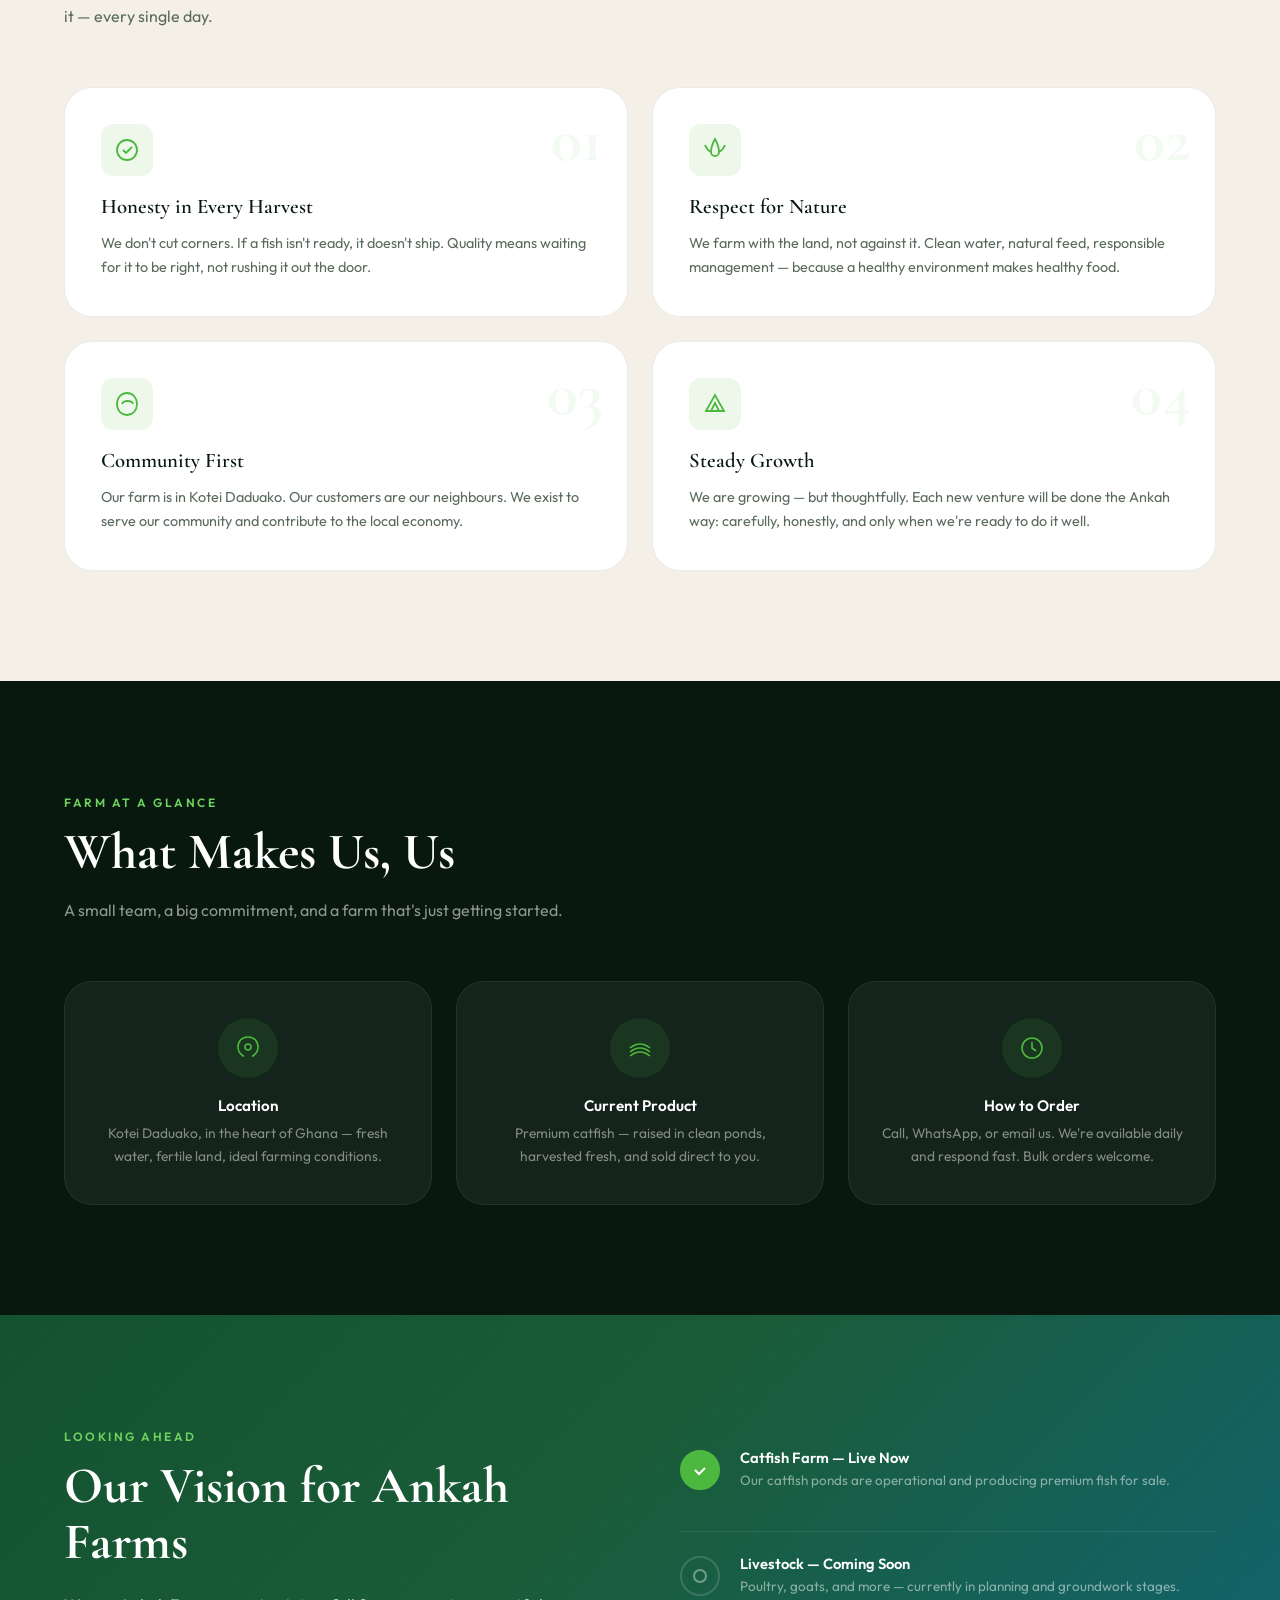
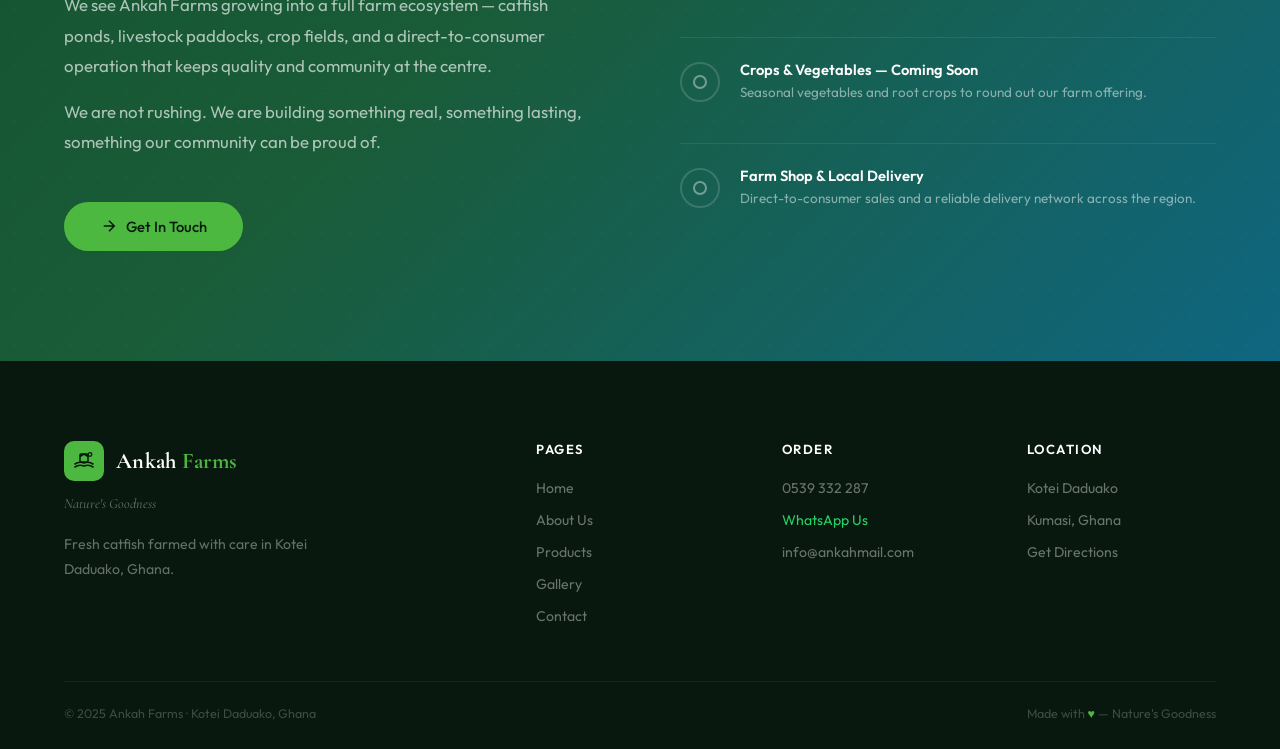
<file: about.html>
<!DOCTYPE html>
<html lang="en">
<head>
<meta charset="UTF-8">
<meta name="viewport" content="width=device-width, initial-scale=1.0">
<title>About Us – Ankah Farms | Nature's Goodness</title>
<meta name="description" content="Learn about Ankah Farms — who we are, our story, our values, and our vision for the future of farming in Kotei Daduako, Ghana.">
<link rel="stylesheet" href="style.css">
<style>
.about-hero-glow {
  position: absolute; width: 600px; height: 600px; border-radius: 50%;
  background: radial-gradient(circle, rgba(77,184,64,0.1) 0%, transparent 65%);
  right: -100px; top: 50%; transform: translateY(-50%); pointer-events: none;
}

/* STORY */
.story { background: var(--offwhite); }
.story-grid { display: grid; grid-template-columns: 1fr 1fr; gap: 80px; align-items: start; }
.story-visual-stack { display: flex; flex-direction: column; gap: 16px; }
.story-card-visual {
  border-radius: var(--r-xl); overflow: hidden;
  height: 300px; display: flex; align-items: center; justify-content: center;
  position: relative;
}
.story-card-visual.pond {
  background: linear-gradient(135deg, var(--deep) 0%, var(--water) 70%);
}
.story-card-visual.field {
  background: linear-gradient(135deg, var(--forest) 0%, var(--leaf) 80%);
  height: 180px;
}
.story-card-visual svg { position: relative; z-index: 2; }
.story-caption {
  position: absolute; bottom: 0; left: 0; right: 0;
  padding: 20px 24px;
  background: linear-gradient(transparent, rgba(0,0,0,0.6));
  color: rgba(255,255,255,0.8); font-size: 0.82rem;
}

.story-text blockquote {
  font-family: 'Cormorant Garamond', serif;
  font-size: 1.5rem; font-style: italic; font-weight: 600;
  color: var(--leaf); line-height: 1.4;
  border-left: 3px solid var(--lime); padding-left: 24px;
  margin: 28px 0;
}
.story-text p { margin-bottom: 16px; }

/* VALUES */
.values { background: var(--cream); }
.values-intro { max-width: 580px; margin-bottom: 56px; }
.values-grid { display: grid; grid-template-columns: repeat(2, 1fr); gap: 24px; }
.value-card {
  background: #fff; border-radius: var(--r-lg); padding: 36px;
  border: 1px solid var(--border); position: relative; overflow: hidden;
  transition: transform 0.3s, box-shadow 0.3s;
}
.value-card:hover { transform: translateY(-4px); box-shadow: var(--shadow-lg); }
.value-card::after {
  content: attr(data-num);
  position: absolute; right: 24px; top: 20px;
  font-family: 'Cormorant Garamond', serif; font-size: 4rem; font-weight: 700;
  color: rgba(77,184,64,0.07); line-height: 1;
}
.value-icon {
  width: 52px; height: 52px; border-radius: var(--r-sm);
  background: rgba(77,184,64,0.1);
  display: flex; align-items: center; justify-content: center; margin-bottom: 20px;
}
.value-icon svg { width: 26px; height: 26px; }
.value-card h3 { font-size: 1.3rem; margin-bottom: 12px; }
.value-card p { font-size: 0.9rem; line-height: 1.7; }

/* TEAM / FARM AT A GLANCE */
.glance { background: var(--ink); }
.glance h2 { color: #fff; margin-bottom: 16px; }
.glance > p { color: rgba(255,255,255,0.55); max-width: 560px; margin-bottom: 56px; }
.glance-grid { display: grid; grid-template-columns: repeat(3,1fr); gap: 24px; }
.glance-item {
  background: rgba(255,255,255,0.05); border: 1px solid rgba(255,255,255,0.07);
  border-radius: var(--r-lg); padding: 36px 28px; text-align: center;
  transition: background 0.3s, border-color 0.3s;
}
.glance-item:hover { background: rgba(77,184,64,0.07); border-color: rgba(77,184,64,0.18); }
.glance-icon {
  width: 60px; height: 60px; border-radius: 50%;
  background: rgba(77,184,64,0.12); margin: 0 auto 20px;
  display: flex; align-items: center; justify-content: center;
}
.glance-icon svg { width: 28px; height: 28px; }
.glance-item h4 { color: #fff; font-family: 'Outfit', sans-serif; font-size: 0.95rem; font-weight: 600; margin-bottom: 8px; }
.glance-item p { color: rgba(255,255,255,0.48); font-size: 0.86rem; line-height: 1.65; }

/* VISION */
.vision {
  background: linear-gradient(135deg, var(--forest) 0%, #1a5c38 40%, var(--water) 100%);
  padding: 110px 64px; position: relative; overflow: hidden;
}
.vision::before {
  content: ''; position: absolute; inset: 0; pointer-events: none;
  background-image: radial-gradient(rgba(255,255,255,0.025) 1px, transparent 1px);
  background-size: 28px 28px;
}
.vision-inner { position: relative; z-index: 2; display: grid; grid-template-columns: 1fr 1fr; gap: 80px; align-items: center; }
.vision h2 { color: #fff; margin-bottom: 20px; }
.vision p { color: rgba(255,255,255,0.65); font-size: 1.05rem; line-height: 1.8; margin-bottom: 16px; }
.vision-milestones { display: flex; flex-direction: column; gap: 0; }
.milestone {
  display: flex; gap: 20px; align-items: flex-start;
  padding: 24px 0; border-bottom: 1px solid rgba(255,255,255,0.08);
}
.milestone:last-child { border-bottom: none; }
.milestone-dot {
  width: 40px; height: 40px; border-radius: 50%; flex-shrink: 0;
  display: flex; align-items: center; justify-content: center;
  border: 2px solid rgba(255,255,255,0.15);
}
.milestone-dot.done { background: var(--lime); border-color: var(--lime); }
.milestone-dot svg { width: 18px; height: 18px; }
.milestone-text h4 { color: #fff; font-family: 'Outfit', sans-serif; font-size: 0.92rem; font-weight: 600; margin-bottom: 4px; }
.milestone-text p { color: rgba(255,255,255,0.5); font-size: 0.84rem; line-height: 1.55; }

@media (max-width: 1024px) {
  .story-grid, .values-grid, .vision-inner { grid-template-columns: 1fr; gap: 40px; }
  .glance-grid { grid-template-columns: 1fr; max-width: 420px; }
  .vision { padding: 72px 32px; }
}
</style>
</head>
<body>

<nav class="nav" id="nav">
  <a href="index.html" class="nav-logo">
    <div class="nav-logo-mark"><svg viewBox="0 0 24 24" fill="none"><path d="M3 15 Q7 12 12 14 Q17 12 21 15" stroke="#08180f" stroke-width="1.6" stroke-linecap="round" fill="none"/><path d="M3 18 Q7 15 12 17 Q17 15 21 18" stroke="#08180f" stroke-width="1.6" stroke-linecap="round" fill="none"/><rect x="8" y="5" width="8" height="8" rx="1" stroke="#08180f" stroke-width="1.5" fill="none"/><path d="M8 7.5L12 5L16 7.5" stroke="#08180f" stroke-width="1.5" fill="none"/><circle cx="18" cy="5.5" r="1.8" stroke="#08180f" stroke-width="1.3" fill="none"/></svg></div>
    <span class="nav-logo-text">Ankah <span>Farms</span></span>
  </a>
  <ul class="nav-links">
    <li><a href="index.html">Home</a></li>
    <li><a href="about.html" class="active">About</a></li>
    <li><a href="products.html">Products</a></li>
    <li><a href="gallery.html">Gallery</a></li>
    <li><a href="contact.html">Contact</a></li>
  </ul>
  <div class="nav-actions">
    <a href="https://wa.me/233539332287" target="_blank" class="nav-wa"><svg viewBox="0 0 24 24" fill="currentColor" width="15" height="15"><path d="M17.472 14.382c-.297-.149-1.758-.867-2.03-.967-.273-.099-.471-.148-.67.15-.197.297-.767.966-.94 1.164-.173.199-.347.223-.644.075-.297-.15-1.255-.463-2.39-1.475-.883-.788-1.48-1.761-1.653-2.059-.173-.297-.018-.458.13-.606.134-.133.298-.347.446-.52.149-.174.198-.298.298-.497.099-.198.05-.371-.025-.52-.075-.149-.669-1.612-.916-2.207-.242-.579-.487-.5-.669-.51-.173-.008-.371-.01-.57-.01-.198 0-.52.074-.792.372-.272.297-1.04 1.016-1.04 2.479 0 1.462 1.065 2.875 1.213 3.074.149.198 2.096 3.2 5.077 4.487.709.306 1.262.489 1.694.625.712.227 1.36.195 1.871.118.571-.085 1.758-.719 2.006-1.413.248-.694.248-1.289.173-1.413-.074-.124-.272-.198-.57-.347m-5.421 7.403h-.004a9.87 9.87 0 01-5.031-1.378l-.361-.214-3.741.982.998-3.648-.235-.374a9.86 9.86 0 01-1.51-5.26c.001-5.45 4.436-9.884 9.888-9.884 2.64 0 5.122 1.03 6.988 2.898a9.825 9.825 0 012.893 6.994c-.003 5.45-4.437 9.884-9.885 9.884m8.413-18.297A11.815 11.815 0 0012.05 0C5.495 0 .16 5.335.157 11.892c0 2.096.547 4.142 1.588 5.945L.057 24l6.305-1.654a11.882 11.882 0 005.683 1.448h.005c6.554 0 11.89-5.335 11.893-11.893a11.821 11.821 0 00-3.48-8.413z"/></svg>WhatsApp</a>
    <button class="nav-toggle" id="navToggle"><span></span><span></span><span></span></button>
  </div>
</nav>
<div class="mobile-menu" id="mobileMenu">
  <button class="mobile-menu-close" id="mobileClose">×</button>
  <a href="index.html">Home</a><a href="about.html">About</a><a href="products.html">Products</a><a href="gallery.html">Gallery</a><a href="contact.html">Contact</a>
  <a href="https://wa.me/233539332287" target="_blank" style="color:#25d366">WhatsApp Us</a>
</div>

<!-- PAGE HERO -->
<section class="page-hero">
  <div class="about-hero-glow"></div>
  <div class="page-hero-content anim-up">
    <span class="section-tag light">Our Story</span>
    <h1>The Farm Behind<br/><em style="font-style:italic;color:var(--lime)">Nature's Goodness</em></h1>
    <p>A humble catfish farm in Kotei Daduako with big dreams — for our community, our land, and the future of Ghanaian food.</p>
  </div>
</section>

<!-- STORY -->
<section class="story section">
  <div class="story-grid">
    <div class="story-visual-stack" data-aos>
      <div class="story-card-visual pond">
        <svg width="200" height="120" viewBox="0 0 200 120" fill="none">
          <ellipse cx="100" cy="62" rx="88" ry="40" fill="#1aa3cc" opacity="0.8"/>
          <ellipse cx="94" cy="72" rx="66" ry="24" fill="#0f6680" opacity="0.5"/>
          <path d="M182 62 L200 44 L203 62 L200 80 Z" fill="#0f6680"/>
          <path d="M74 12 Q100 2 126 12 L126 22 Q100 11 74 22Z" fill="#0f6680" opacity="0.8"/>
          <circle cx="18" cy="56" r="9" fill="#fff"/>
          <circle cx="21" cy="54" r="5.5" fill="#08180f"/>
          <path d="M4 62 Q10 68 18 63" stroke="#08180f" stroke-width="1.6" fill="none" stroke-linecap="round"/>
          <path d="M4 56 Q-10 48 -18 42" stroke="#08180f" stroke-width="1.5" stroke-linecap="round" fill="none"/>
          <path d="M4 56 Q-12 56 -22 59" stroke="#08180f" stroke-width="1.5" stroke-linecap="round" fill="none"/>
          <path d="M4 62 Q-10 72 -18 82" stroke="#08180f" stroke-width="1.5" stroke-linecap="round" fill="none"/>
        </svg>
        <div class="story-caption">Our catfish ponds, Kotei Daduako</div>
      </div>
      <div class="story-card-visual field">
        <svg width="180" height="80" viewBox="0 0 180 80" fill="none">
          <rect x="10" y="40" width="160" height="30" rx="4" fill="rgba(255,255,255,0.1)"/>
          <path d="M10 40 L90 10 L170 40" fill="rgba(255,255,255,0.12)"/>
          <path d="M10 55 Q45 48 90 52 Q135 48 170 55" stroke="rgba(255,255,255,0.3)" stroke-width="1.2" fill="none"/>
          <path d="M10 62 Q45 55 90 59 Q135 55 170 62" stroke="rgba(255,255,255,0.2)" stroke-width="1.2" fill="none"/>
          <circle cx="140" cy="22" r="12" fill="rgba(255,255,255,0.1)"/>
          <path d="M132 22 Q136 18 140 22 Q144 18 148 22" stroke="rgba(255,255,255,0.4)" stroke-width="1.2" fill="none"/>
        </svg>
        <div class="story-caption">Our land — future crops & livestock</div>
      </div>
    </div>
    <div class="story-text" data-aos>
      <span class="section-tag">How It Began</span>
      <h2>From a Pond to a<br/><em style="font-style:italic;color:var(--leaf)">Purpose</em></h2>
      <div class="divider"></div>
      <blockquote>"We didn't just want to farm. We wanted to show what good food from good land could look like."</blockquote>
      <p>Ankah Farms was born in Kotei Daduako from a simple belief — that the communities of Ghana deserve access to genuinely fresh, honestly raised food. We started with catfish because we knew it well, knew the demand, and knew we could do it right.</p>
      <p>Every pond, every harvest, every fish delivered is a reflection of that original commitment. We raise our catfish in clean, well-managed water, fed properly, given space, and harvested at the right time.</p>
      <p>This is just the beginning. Our land has more to offer — livestock, crops, and a farm that can serve our region for generations. For now, we do catfish and we do it with everything we have.</p>
    </div>
  </div>
</section>

<!-- VALUES -->
<section class="values section">
  <div class="values-intro">
    <span class="section-tag">What We Stand For</span>
    <h2>Our Core Values</h2>
    <div class="divider"></div>
    <p>These aren't just words on a wall. They're how we decide what to do and how to do it — every single day.</p>
  </div>
  <div class="values-grid">
    <div class="value-card" data-num="01" data-aos>
      <div class="value-icon"><svg viewBox="0 0 26 26" fill="none" stroke="#4db840" stroke-width="1.8"><circle cx="13" cy="13" r="10"/><path d="M9 13l3 3 6-6"/></svg></div>
      <h3>Honesty in Every Harvest</h3>
      <p>We don't cut corners. If a fish isn't ready, it doesn't ship. Quality means waiting for it to be right, not rushing it out the door.</p>
    </div>
    <div class="value-card" data-num="02" data-aos>
      <div class="value-icon"><svg viewBox="0 0 26 26" fill="none" stroke="#4db840" stroke-width="1.8"><path d="M13 2 Q9 9 9 15 A4 4 0 0 0 17 15 Q17 9 13 2Z"/><path d="M9 15 Q5 13 3 8"/><path d="M17 15 Q21 13 23 8"/></svg></div>
      <h3>Respect for Nature</h3>
      <p>We farm with the land, not against it. Clean water, natural feed, responsible management — because a healthy environment makes healthy food.</p>
    </div>
    <div class="value-card" data-num="03" data-aos>
      <div class="value-icon"><svg viewBox="0 0 26 26" fill="none" stroke="#4db840" stroke-width="1.8"><path d="M13 2C7 2 3 7 3 13s4 11 10 11 10-5 10-11S19 2 13 2z"/><path d="M8 13c1.5-4 10-4 11 0"/></svg></div>
      <h3>Community First</h3>
      <p>Our farm is in Kotei Daduako. Our customers are our neighbours. We exist to serve our community and contribute to the local economy.</p>
    </div>
    <div class="value-card" data-num="04" data-aos>
      <div class="value-icon"><svg viewBox="0 0 26 26" fill="none" stroke="#4db840" stroke-width="1.8"><path d="M4 20 L13 4 L22 20 Z"/><path d="M9 20 L13 12 L17 20"/></svg></div>
      <h3>Steady Growth</h3>
      <p>We are growing — but thoughtfully. Each new venture will be done the Ankah way: carefully, honestly, and only when we're ready to do it well.</p>
    </div>
  </div>
</section>

<!-- GLANCE -->
<section class="glance section">
  <span class="section-tag light">Farm at a Glance</span>
  <h2>What Makes Us, Us</h2>
  <p>A small team, a big commitment, and a farm that's just getting started.</p>
  <div class="glance-grid">
    <div class="glance-item" data-aos>
      <div class="glance-icon"><svg viewBox="0 0 28 28" fill="none" stroke="#4db840" stroke-width="1.6"><path d="M14 3C8 3 4 7 4 13c0 4 2.5 7.5 6 9.5"/><path d="M14 3c6 0 10 4 10 10 0 4-2.5 7.5-6 9.5"/><circle cx="14" cy="13" r="3"/></svg></div>
      <h4>Location</h4>
      <p>Kotei Daduako, in the heart of Ghana — fresh water, fertile land, ideal farming conditions.</p>
    </div>
    <div class="glance-item" data-aos>
      <div class="glance-icon"><svg viewBox="0 0 28 28" fill="none" stroke="#4db840" stroke-width="1.6"><path d="M4 14 Q14 6 24 14"/><path d="M4 18 Q14 10 24 18"/><path d="M4 22 Q14 14 24 22"/></svg></div>
      <h4>Current Product</h4>
      <p>Premium catfish — raised in clean ponds, harvested fresh, and sold direct to you.</p>
    </div>
    <div class="glance-item" data-aos>
      <div class="glance-icon"><svg viewBox="0 0 28 28" fill="none" stroke="#4db840" stroke-width="1.6"><circle cx="14" cy="14" r="10"/><path d="M14 8v6l4 3"/></svg></div>
      <h4>How to Order</h4>
      <p>Call, WhatsApp, or email us. We're available daily and respond fast. Bulk orders welcome.</p>
    </div>
  </div>
</section>

<!-- VISION -->
<section class="vision">
  <div class="vision-inner">
    <div data-aos>
      <span class="section-tag light">Looking Ahead</span>
      <h2>Our Vision for Ankah Farms</h2>
      <p>We see Ankah Farms growing into a full farm ecosystem — catfish ponds, livestock paddocks, crop fields, and a direct-to-consumer operation that keeps quality and community at the centre.</p>
      <p>We are not rushing. We are building something real, something lasting, something our community can be proud of.</p>
      <a href="contact.html" class="btn btn-primary" style="margin-top:28px">
        <svg viewBox="0 0 24 24" fill="none" stroke="currentColor" stroke-width="2"><path d="M5 12h14M12 5l7 7-7 7"/></svg>
        Get In Touch
      </a>
    </div>
    <div class="vision-milestones" data-aos>
      <div class="milestone">
        <div class="milestone-dot done"><svg viewBox="0 0 18 18" fill="none" stroke="#fff" stroke-width="2"><path d="M4 9l4 4 6-6"/></svg></div>
        <div class="milestone-text">
          <h4>Catfish Farm — Live Now</h4>
          <p>Our catfish ponds are operational and producing premium fish for sale.</p>
        </div>
      </div>
      <div class="milestone">
        <div class="milestone-dot"><svg viewBox="0 0 18 18" fill="none" stroke="rgba(255,255,255,0.4)" stroke-width="2"><circle cx="9" cy="9" r="6"/></svg></div>
        <div class="milestone-text">
          <h4>Livestock — Coming Soon</h4>
          <p>Poultry, goats, and more — currently in planning and groundwork stages.</p>
        </div>
      </div>
      <div class="milestone">
        <div class="milestone-dot"><svg viewBox="0 0 18 18" fill="none" stroke="rgba(255,255,255,0.4)" stroke-width="2"><circle cx="9" cy="9" r="6"/></svg></div>
        <div class="milestone-text">
          <h4>Crops & Vegetables — Coming Soon</h4>
          <p>Seasonal vegetables and root crops to round out our farm offering.</p>
        </div>
      </div>
      <div class="milestone">
        <div class="milestone-dot"><svg viewBox="0 0 18 18" fill="none" stroke="rgba(255,255,255,0.4)" stroke-width="2"><circle cx="9" cy="9" r="6"/></svg></div>
        <div class="milestone-text">
          <h4>Farm Shop & Local Delivery</h4>
          <p>Direct-to-consumer sales and a reliable delivery network across the region.</p>
        </div>
      </div>
    </div>
  </div>
</section>

<footer class="footer">
  <div class="footer-grid">
    <div class="footer-brand">
      <a href="index.html" class="nav-logo"><div class="nav-logo-mark"><svg viewBox="0 0 24 24" fill="none"><path d="M3 15 Q7 12 12 14 Q17 12 21 15" stroke="#08180f" stroke-width="1.6" stroke-linecap="round" fill="none"/><path d="M3 18 Q7 15 12 17 Q17 15 21 18" stroke="#08180f" stroke-width="1.6" stroke-linecap="round" fill="none"/><rect x="8" y="5" width="8" height="8" rx="1" stroke="#08180f" stroke-width="1.5" fill="none"/><path d="M8 7.5L12 5L16 7.5" stroke="#08180f" stroke-width="1.5" fill="none"/><circle cx="18" cy="5.5" r="1.8" stroke="#08180f" stroke-width="1.3" fill="none"/></svg></div><span class="nav-logo-text">Ankah <span>Farms</span></span></a>
      <p class="footer-brand-tagline">Nature's Goodness</p>
      <p>Fresh catfish farmed with care in Kotei Daduako, Ghana.</p>
    </div>
    <div class="footer-col"><h5>Pages</h5><ul><li><a href="index.html">Home</a></li><li><a href="about.html">About Us</a></li><li><a href="products.html">Products</a></li><li><a href="gallery.html">Gallery</a></li><li><a href="contact.html">Contact</a></li></ul></div>
    <div class="footer-col"><h5>Order</h5><ul><li><a href="tel:+233539332287">0539 332 287</a></li><li><a href="https://wa.me/233539332287" class="wa-link" target="_blank">WhatsApp Us</a></li><li><a href="mailto:info@ankahmail.com">info@ankahmail.com</a></li></ul></div>
    <div class="footer-col"><h5>Location</h5><ul><li><a href="#">Kotei Daduako</a></li><li><a href="#">Kumasi, Ghana</a></li><li><a href="contact.html">Get Directions</a></li></ul></div>
  </div>
  <div class="footer-bottom"><span>© 2025 Ankah Farms · Kotei Daduako, Ghana</span><span>Made with <span class="lime">♥</span> — Nature's Goodness</span></div>
</footer>

<a href="https://wa.me/233539332287" target="_blank" class="wa-float"><svg viewBox="0 0 24 24" fill="currentColor"><path d="M17.472 14.382c-.297-.149-1.758-.867-2.03-.967-.273-.099-.471-.148-.67.15-.197.297-.767.966-.94 1.164-.173.199-.347.223-.644.075-.297-.15-1.255-.463-2.39-1.475-.883-.788-1.48-1.761-1.653-2.059-.173-.297-.018-.458.13-.606.134-.133.298-.347.446-.52.149-.174.198-.298.298-.497.099-.198.05-.371-.025-.52-.075-.149-.669-1.612-.916-2.207-.242-.579-.487-.5-.669-.51-.173-.008-.371-.01-.57-.01-.198 0-.52.074-.792.372-.272.297-1.04 1.016-1.04 2.479 0 1.462 1.065 2.875 1.213 3.074.149.198 2.096 3.2 5.077 4.487.709.306 1.262.489 1.694.625.712.227 1.36.195 1.871.118.571-.085 1.758-.719 2.006-1.413.248-.694.248-1.289.173-1.413-.074-.124-.272-.198-.57-.347m-5.421 7.403h-.004a9.87 9.87 0 01-5.031-1.378l-.361-.214-3.741.982.998-3.648-.235-.374a9.86 9.86 0 01-1.51-5.26c.001-5.45 4.436-9.884 9.888-9.884 2.64 0 5.122 1.03 6.988 2.898a9.825 9.825 0 012.893 6.994c-.003 5.45-4.437 9.884-9.885 9.884m8.413-18.297A11.815 11.815 0 0012.05 0C5.495 0 .16 5.335.157 11.892c0 2.096.547 4.142 1.588 5.945L.057 24l6.305-1.654a11.882 11.882 0 005.683 1.448h.005c6.554 0 11.89-5.335 11.893-11.893a11.821 11.821 0 00-3.48-8.413z"/></svg><span class="wa-tooltip">Chat on WhatsApp</span></a>
<script src="main.js"></script>
</body>
</html>
</file>
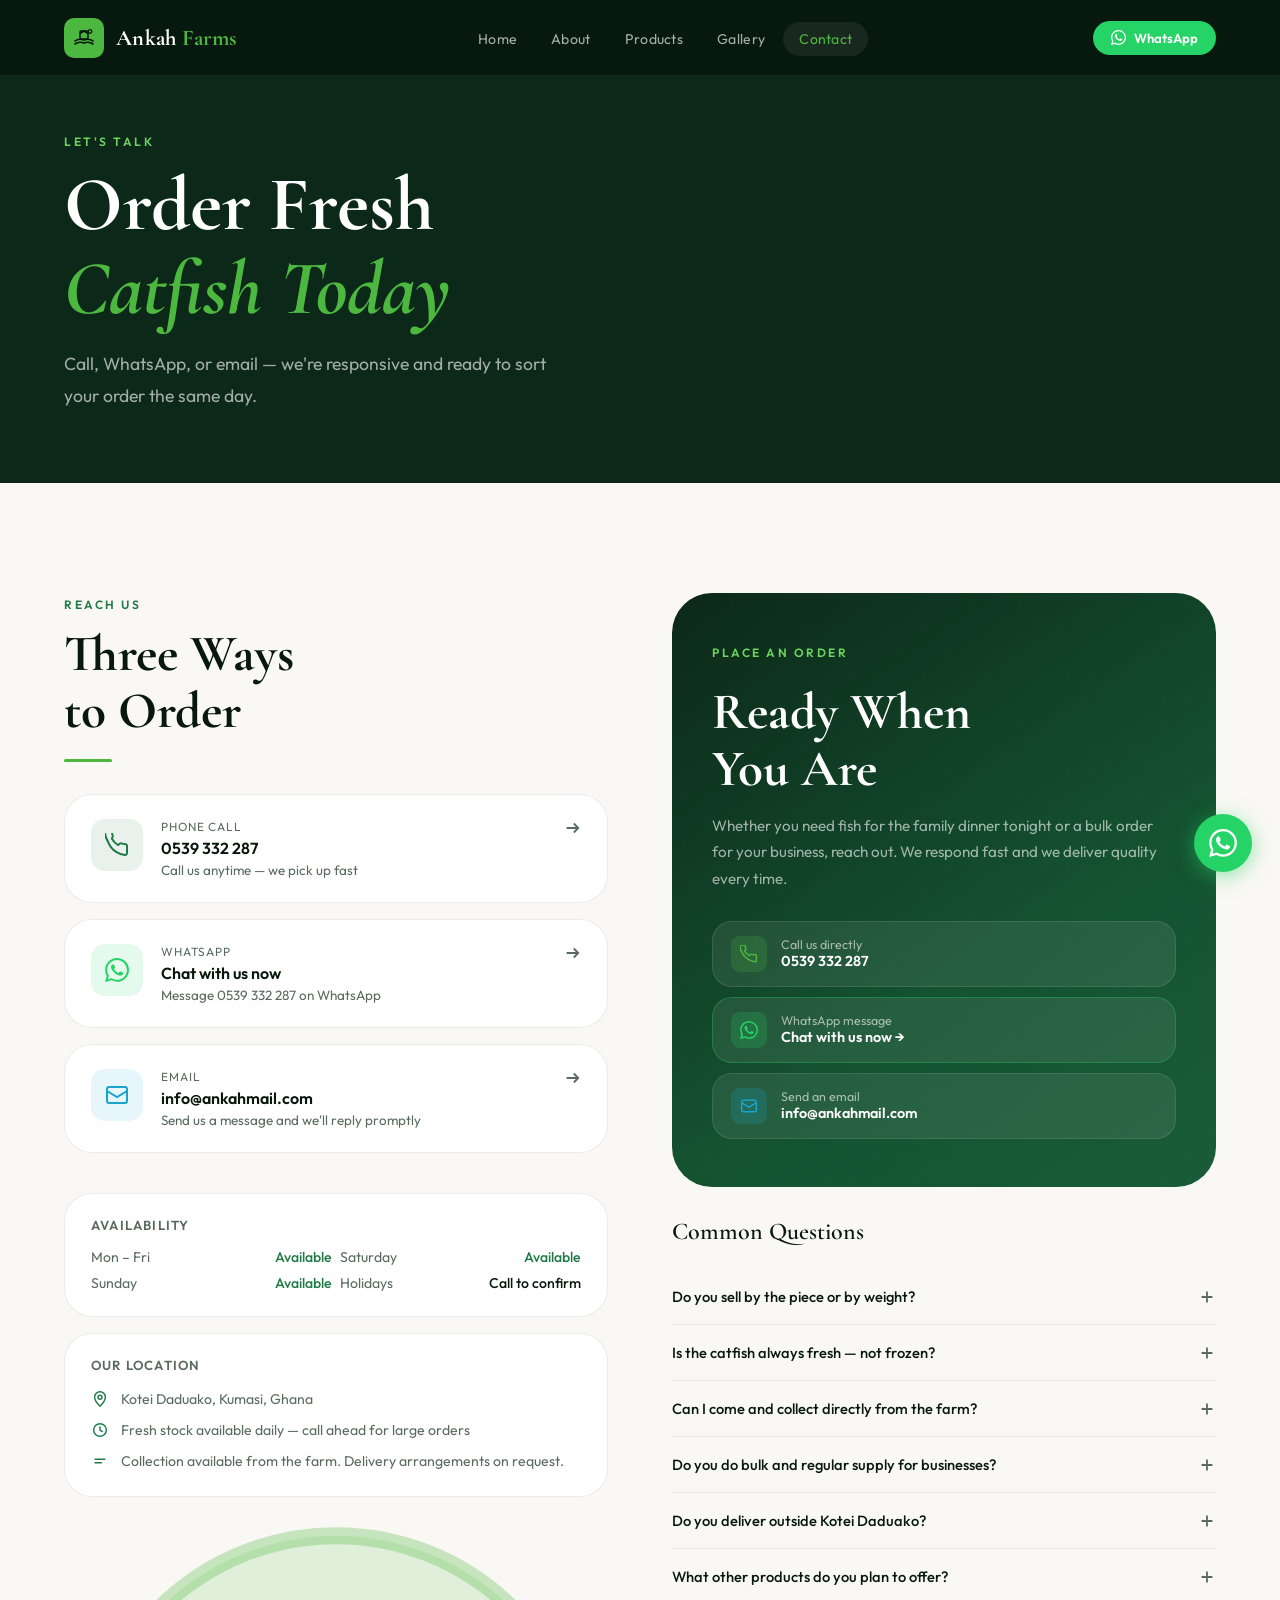
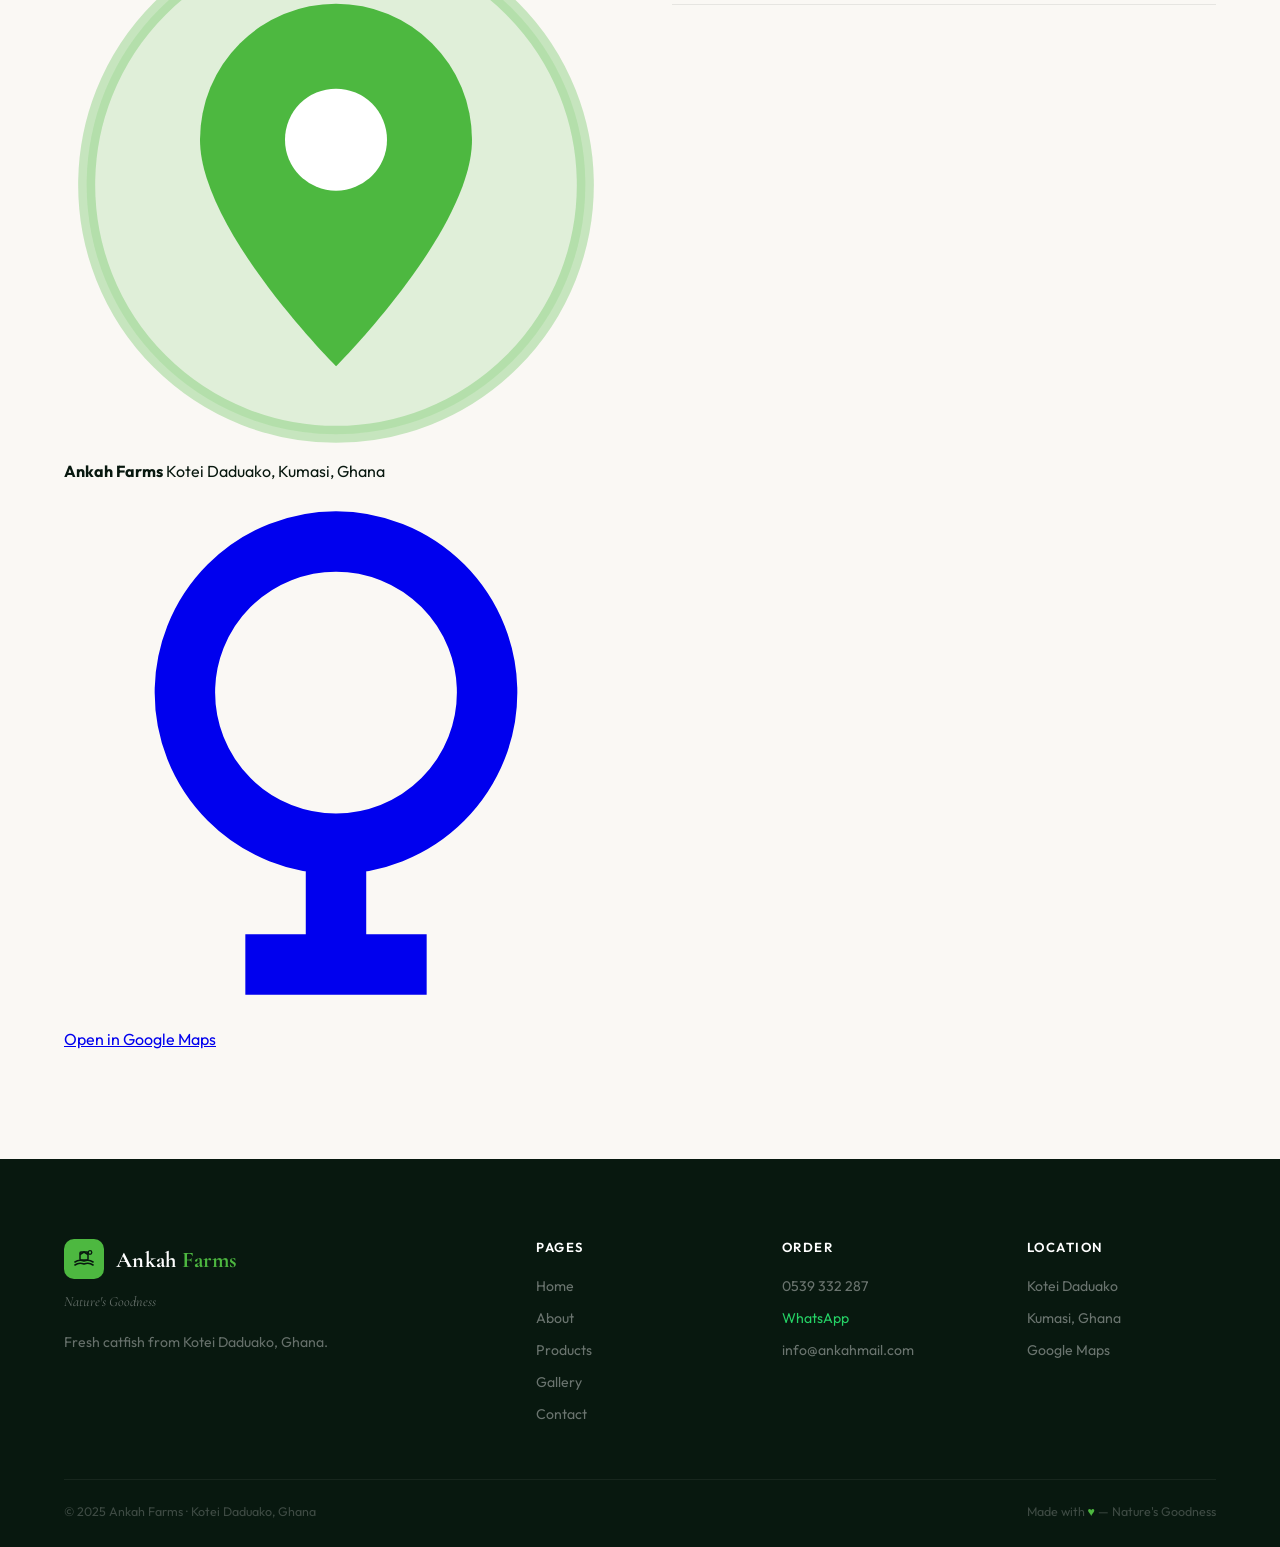
<file: contact.html>
<!DOCTYPE html>
<html lang="en">
<head>
<meta charset="UTF-8">
<meta name="viewport" content="width=device-width, initial-scale=1.0">
<title>Contact – Ankah Farms | Order Fresh Catfish, Kotei Daduako</title>
<meta name="description" content="Get in touch with Ankah Farms. Call, WhatsApp, or email to order fresh catfish. Located in Kotei Daduako, Ghana.">
<link rel="stylesheet" href="style.css">
<style>
/* CONTACT LAYOUT */
.contact-body { background: var(--offwhite); }
.contact-grid { display: grid; grid-template-columns: 1fr 1fr; gap: 64px; align-items: start; }

/* CONTACT METHODS */
.contact-methods { display: flex; flex-direction: column; gap: 16px; margin-bottom: 40px; }
.contact-method {
  display: flex; gap: 18px; align-items: flex-start;
  background: #fff; border: 1px solid var(--border);
  border-radius: var(--r-lg); padding: 24px 26px;
  text-decoration: none; color: inherit;
  transition: transform 0.25s, border-color 0.25s, box-shadow 0.25s;
  position: relative; overflow: hidden;
}
.contact-method::before {
  content: ''; position: absolute; left: 0; top: 0; bottom: 0; width: 4px;
  border-radius: 4px 0 0 4px;
  transition: opacity 0.2s;
  opacity: 0;
}
.contact-method.cm-call::before  { background: var(--leaf); }
.contact-method.cm-wa::before    { background: #25d366; }
.contact-method.cm-email::before { background: var(--aqua); }
.contact-method:hover { transform: translateX(5px); box-shadow: var(--shadow); }
.contact-method:hover::before { opacity: 1; }
.contact-method.cm-wa:hover { border-color: rgba(37,211,102,0.3); }
.contact-method.cm-call:hover  { border-color: rgba(31,122,70,0.3); }
.contact-method.cm-email:hover { border-color: rgba(26,163,204,0.3); }

.cm-icon {
  width: 52px; height: 52px; border-radius: 14px; flex-shrink: 0;
  display: flex; align-items: center; justify-content: center;
}
.cm-call  .cm-icon { background: rgba(31,122,70,0.1); }
.cm-wa    .cm-icon { background: rgba(37,211,102,0.12); }
.cm-email .cm-icon { background: rgba(26,163,204,0.1); }
.cm-icon svg { width: 24px; height: 24px; }
.cm-text .cml { font-size: 0.74rem; color: var(--muted); text-transform: uppercase; letter-spacing: 1px; margin-bottom: 4px; }
.cm-text .cmv { font-size: 1rem; font-weight: 600; color: var(--ink); margin-bottom: 4px; }
.cm-text .cmd { font-size: 0.84rem; color: var(--muted); }
.cm-arrow { margin-left: auto; color: var(--muted); display: flex; align-items: center; transition: transform 0.2s; }
.contact-method:hover .cm-arrow { transform: translateX(4px); color: var(--leaf); }
.cm-arrow svg { width: 18px; height: 18px; }

/* HOURS & LOCATION */
.info-cards { display: flex; flex-direction: column; gap: 16px; }
.info-card {
  background: #fff; border: 1px solid var(--border);
  border-radius: var(--r-lg); padding: 24px 26px;
}
.info-card h4 { font-family: 'Outfit', sans-serif; font-size: 0.82rem; font-weight: 600;
  color: var(--muted); text-transform: uppercase; letter-spacing: 1.2px; margin-bottom: 16px; }
.hours-grid { display: grid; grid-template-columns: 1fr 1fr; gap: 8px; }
.hour-row { display: flex; justify-content: space-between; font-size: 0.88rem; }
.hour-row .day { color: var(--muted); }
.hour-row .time { color: var(--ink); font-weight: 500; }
.hour-row .open { color: var(--leaf); }

.location-body { display: flex; flex-direction: column; gap: 10px; }
.loc-row { display: flex; gap: 12px; align-items: flex-start; font-size: 0.88rem; }
.loc-row svg { width: 18px; height: 18px; flex-shrink: 0; margin-top: 1px; }
.loc-row span { color: var(--muted); line-height: 1.5; }

/* MAP PLACEHOLDER -->
.map-placeholder {
  border-radius: var(--r-lg); overflow: hidden;
  background: linear-gradient(145deg, var(--deep), var(--forest));
  height: 280px; display: flex; flex-direction: column;
  align-items: center; justify-content: center; gap: 14px;
  border: 1px solid var(--border); position: relative;
}
.map-placeholder::before {
  content: ''; position: absolute; inset: 0; pointer-events: none;
  background-image: radial-gradient(rgba(255,255,255,0.025) 1px, transparent 1px);
  background-size: 20px 20px;
}
.map-pin { position: relative; z-index: 2; }
.map-pin svg { width: 48px; height: 48px; filter: drop-shadow(0 4px 12px rgba(77,184,64,0.4)); }
.map-text { position: relative; z-index: 2; text-align: center; }
.map-text strong { color: #fff; display: block; font-size: 1rem; }
.map-text span { color: rgba(255,255,255,0.55); font-size: 0.84rem; }
.map-open-btn {
  position: relative; z-index: 2;
  background: var(--lime); color: var(--ink);
  padding: 10px 22px; border-radius: 100px;
  font-size: 0.84rem; font-weight: 600; text-decoration: none;
  transition: all 0.2s; display: flex; align-items: center; gap: 7px;
}
.map-open-btn:hover { background: var(--bright); transform: translateY(-2px); }
.map-open-btn svg { width: 15px; height: 15px; }

/* RIGHT COLUMN: BIG ORDER CTA + FAQ */
.order-cta-panel {
  background: linear-gradient(145deg, var(--deep) 0%, var(--forest) 60%, #1a5c38 100%);
  border-radius: var(--r-xl); padding: 48px 40px;
  position: relative; overflow: hidden; margin-bottom: 32px;
}
.order-cta-panel::before {
  content: ''; position: absolute; inset: 0; pointer-events: none;
  background-image: radial-gradient(rgba(255,255,255,0.025) 1px, transparent 1px);
  background-size: 24px 24px;
}
.order-cta-panel .section-tag { color: var(--bright); }
.order-cta-panel h2 { color: #fff; margin: 10px 0 16px; }
.order-cta-panel p { color: rgba(255,255,255,0.6); font-size: 0.95rem; line-height: 1.75; margin-bottom: 28px; }
.cta-action-stack { display: flex; flex-direction: column; gap: 10px; position: relative; z-index: 2; }
.cta-act {
  display: flex; align-items: center; gap: 14px;
  background: rgba(255,255,255,0.08); border: 1px solid rgba(255,255,255,0.1);
  border-radius: var(--r-md); padding: 14px 18px;
  color: #fff; text-decoration: none;
  transition: background 0.25s, border-color 0.25s;
  font-family: 'Outfit', sans-serif;
}
.cta-act:hover { background: rgba(255,255,255,0.13); border-color: rgba(255,255,255,0.2); }
.cta-act.wa { border-color: rgba(37,211,102,0.3); }
.cta-act.wa:hover { background: rgba(37,211,102,0.15); }
.cta-act-icon { width: 36px; height: 36px; border-radius: 9px; display: flex; align-items: center; justify-content: center; flex-shrink: 0; }
.cta-act.call  .cta-act-icon { background: rgba(77,184,64,0.2); }
.cta-act.wa    .cta-act-icon { background: rgba(37,211,102,0.2); }
.cta-act.email .cta-act-icon { background: rgba(26,163,204,0.2); }
.cta-act-icon svg { width: 18px; height: 18px; }
.cta-act-label { font-size: 0.78rem; opacity: 0.6; display: block; }
.cta-act-val   { font-size: 0.9rem; font-weight: 600; display: block; }

/* FAQ */
.faq-section { }
.faq-section h3 { font-size: 1.5rem; margin-bottom: 24px; }
.faq-list { display: flex; flex-direction: column; gap: 0; }
.faq-item {
  border-bottom: 1px solid var(--border);
  overflow: hidden;
}
.faq-q {
  width: 100%; background: none; border: none; cursor: pointer;
  display: flex; justify-content: space-between; align-items: center;
  padding: 18px 0; text-align: left; font-family: 'Outfit', sans-serif;
  font-size: 0.92rem; font-weight: 500; color: var(--ink);
  transition: color 0.2s;
}
.faq-q:hover { color: var(--leaf); }
.faq-q svg { width: 18px; height: 18px; flex-shrink: 0; transition: transform 0.3s; color: var(--muted); }
.faq-item.open .faq-q { color: var(--leaf); }
.faq-item.open .faq-q svg { transform: rotate(45deg); color: var(--leaf); }
.faq-a {
  max-height: 0; overflow: hidden; transition: max-height 0.35s ease, padding 0.3s ease;
  font-size: 0.88rem; line-height: 1.75; color: var(--muted);
}
.faq-item.open .faq-a { max-height: 200px; padding-bottom: 18px; }

@media (max-width: 1024px) {
  .contact-grid { grid-template-columns: 1fr; gap: 48px; }
}
</style>
</head>
<body>

<nav class="nav" id="nav">
  <a href="index.html" class="nav-logo">
    <div class="nav-logo-mark"><svg viewBox="0 0 24 24" fill="none"><path d="M3 15 Q7 12 12 14 Q17 12 21 15" stroke="#08180f" stroke-width="1.6" stroke-linecap="round" fill="none"/><path d="M3 18 Q7 15 12 17 Q17 15 21 18" stroke="#08180f" stroke-width="1.6" stroke-linecap="round" fill="none"/><rect x="8" y="5" width="8" height="8" rx="1" stroke="#08180f" stroke-width="1.5" fill="none"/><path d="M8 7.5L12 5L16 7.5" stroke="#08180f" stroke-width="1.5" fill="none"/><circle cx="18" cy="5.5" r="1.8" stroke="#08180f" stroke-width="1.3" fill="none"/></svg></div>
    <span class="nav-logo-text">Ankah <span>Farms</span></span>
  </a>
  <ul class="nav-links">
    <li><a href="index.html">Home</a></li>
    <li><a href="about.html">About</a></li>
    <li><a href="products.html">Products</a></li>
    <li><a href="gallery.html">Gallery</a></li>
    <li><a href="contact.html" class="active">Contact</a></li>
  </ul>
  <div class="nav-actions">
    <a href="https://wa.me/233539332287" target="_blank" class="nav-wa"><svg viewBox="0 0 24 24" fill="currentColor" width="15" height="15"><path d="M17.472 14.382c-.297-.149-1.758-.867-2.03-.967-.273-.099-.471-.148-.67.15-.197.297-.767.966-.94 1.164-.173.199-.347.223-.644.075-.297-.15-1.255-.463-2.39-1.475-.883-.788-1.48-1.761-1.653-2.059-.173-.297-.018-.458.13-.606.134-.133.298-.347.446-.52.149-.174.198-.298.298-.497.099-.198.05-.371-.025-.52-.075-.149-.669-1.612-.916-2.207-.242-.579-.487-.5-.669-.51-.173-.008-.371-.01-.57-.01-.198 0-.52.074-.792.372-.272.297-1.04 1.016-1.04 2.479 0 1.462 1.065 2.875 1.213 3.074.149.198 2.096 3.2 5.077 4.487.709.306 1.262.489 1.694.625.712.227 1.36.195 1.871.118.571-.085 1.758-.719 2.006-1.413.248-.694.248-1.289.173-1.413-.074-.124-.272-.198-.57-.347m-5.421 7.403h-.004a9.87 9.87 0 01-5.031-1.378l-.361-.214-3.741.982.998-3.648-.235-.374a9.86 9.86 0 01-1.51-5.26c.001-5.45 4.436-9.884 9.888-9.884 2.64 0 5.122 1.03 6.988 2.898a9.825 9.825 0 012.893 6.994c-.003 5.45-4.437 9.884-9.885 9.884m8.413-18.297A11.815 11.815 0 0012.05 0C5.495 0 .16 5.335.157 11.892c0 2.096.547 4.142 1.588 5.945L.057 24l6.305-1.654a11.882 11.882 0 005.683 1.448h.005c6.554 0 11.89-5.335 11.893-11.893a11.821 11.821 0 00-3.48-8.413z"/></svg>WhatsApp</a>
    <button class="nav-toggle" id="navToggle"><span></span><span></span><span></span></button>
  </div>
</nav>
<div class="mobile-menu" id="mobileMenu">
  <button class="mobile-menu-close" id="mobileClose">×</button>
  <a href="index.html">Home</a><a href="about.html">About</a><a href="products.html">Products</a><a href="gallery.html">Gallery</a><a href="contact.html">Contact</a>
  <a href="https://wa.me/233539332287" target="_blank" style="color:#25d366">WhatsApp Us</a>
</div>

<section class="page-hero">
  <div class="page-hero-content anim-up">
    <span class="section-tag light">Let's Talk</span>
    <h1>Order Fresh<br/><em style="font-style:italic;color:var(--lime)">Catfish Today</em></h1>
    <p>Call, WhatsApp, or email — we're responsive and ready to sort your order the same day.</p>
  </div>
</section>

<!-- CONTACT BODY -->
<section class="contact-body section">
  <div class="contact-grid">

    <!-- LEFT: contact methods + location -->
    <div data-aos>
      <span class="section-tag">Reach Us</span>
      <h2 style="margin-bottom:8px">Three Ways<br/>to Order</h2>
      <div class="divider" style="margin-bottom:32px"></div>

      <div class="contact-methods">
        <a href="tel:+233539332287" class="contact-method cm-call">
          <div class="cm-icon">
            <svg viewBox="0 0 24 24" fill="none" stroke="#1f7a46" stroke-width="2"><path d="M22 16.92v3a2 2 0 01-2.18 2 19.79 19.79 0 01-8.63-3.07A19.5 19.5 0 013.07 8.81a19.79 19.79 0 01-3.07-8.68 2 2 0 012-2.18h3a2 2 0 012 1.72c.127.96.361 1.903.7 2.81a2 2 0 01-.45 2.11L6.91 5.84a16 16 0 006.29 6.29l1.28-1.28a2 2 0 012.11-.45c.907.339 1.85.573 2.81.7A2 2 0 0122 12.92v4z"/></svg>
          </div>
          <div class="cm-text">
            <div class="cml">Phone Call</div>
            <div class="cmv">0539 332 287</div>
            <div class="cmd">Call us anytime — we pick up fast</div>
          </div>
          <div class="cm-arrow"><svg viewBox="0 0 20 20" fill="none" stroke="currentColor" stroke-width="2"><path d="M4 10h12M12 5l5 5-5 5"/></svg></div>
        </a>

        <a href="https://wa.me/233539332287?text=Hi%20Ankah%20Farms!%20I'd%20like%20to%20place%20an%20order." target="_blank" class="contact-method cm-wa">
          <div class="cm-icon">
            <svg viewBox="0 0 24 24" fill="#25d366"><path d="M17.472 14.382c-.297-.149-1.758-.867-2.03-.967-.273-.099-.471-.148-.67.15-.197.297-.767.966-.94 1.164-.173.199-.347.223-.644.075-.297-.15-1.255-.463-2.39-1.475-.883-.788-1.48-1.761-1.653-2.059-.173-.297-.018-.458.13-.606.134-.133.298-.347.446-.52.149-.174.198-.298.298-.497.099-.198.05-.371-.025-.52-.075-.149-.669-1.612-.916-2.207-.242-.579-.487-.5-.669-.51-.173-.008-.371-.01-.57-.01-.198 0-.52.074-.792.372-.272.297-1.04 1.016-1.04 2.479 0 1.462 1.065 2.875 1.213 3.074.149.198 2.096 3.2 5.077 4.487.709.306 1.262.489 1.694.625.712.227 1.36.195 1.871.118.571-.085 1.758-.719 2.006-1.413.248-.694.248-1.289.173-1.413-.074-.124-.272-.198-.57-.347m-5.421 7.403h-.004a9.87 9.87 0 01-5.031-1.378l-.361-.214-3.741.982.998-3.648-.235-.374a9.86 9.86 0 01-1.51-5.26c.001-5.45 4.436-9.884 9.888-9.884 2.64 0 5.122 1.03 6.988 2.898a9.825 9.825 0 012.893 6.994c-.003 5.45-4.437 9.884-9.885 9.884m8.413-18.297A11.815 11.815 0 0012.05 0C5.495 0 .16 5.335.157 11.892c0 2.096.547 4.142 1.588 5.945L.057 24l6.305-1.654a11.882 11.882 0 005.683 1.448h.005c6.554 0 11.89-5.335 11.893-11.893a11.821 11.821 0 00-3.48-8.413z"/></svg>
          </div>
          <div class="cm-text">
            <div class="cml">WhatsApp</div>
            <div class="cmv">Chat with us now</div>
            <div class="cmd">Message 0539 332 287 on WhatsApp</div>
          </div>
          <div class="cm-arrow"><svg viewBox="0 0 20 20" fill="none" stroke="currentColor" stroke-width="2"><path d="M4 10h12M12 5l5 5-5 5"/></svg></div>
        </a>

        <a href="mailto:info@ankahmail.com?subject=Catfish%20Order%20Enquiry" class="contact-method cm-email">
          <div class="cm-icon">
            <svg viewBox="0 0 24 24" fill="none" stroke="#1aa3cc" stroke-width="2"><rect x="2" y="4" width="20" height="16" rx="2"/><path d="M2 8l10 6 10-6"/></svg>
          </div>
          <div class="cm-text">
            <div class="cml">Email</div>
            <div class="cmv">info@ankahmail.com</div>
            <div class="cmd">Send us a message and we'll reply promptly</div>
          </div>
          <div class="cm-arrow"><svg viewBox="0 0 20 20" fill="none" stroke="currentColor" stroke-width="2"><path d="M4 10h12M12 5l5 5-5 5"/></svg></div>
        </a>
      </div>

      <!-- INFO CARDS -->
      <div class="info-cards">
        <div class="info-card">
          <h4>Availability</h4>
          <div class="hours-grid">
            <div class="hour-row"><span class="day">Mon – Fri</span><span class="time open">Available</span></div>
            <div class="hour-row"><span class="day">Saturday</span><span class="time open">Available</span></div>
            <div class="hour-row"><span class="day">Sunday</span><span class="time open">Available</span></div>
            <div class="hour-row"><span class="day">Holidays</span><span class="time">Call to confirm</span></div>
          </div>
        </div>
        <div class="info-card">
          <h4>Our Location</h4>
          <div class="location-body">
            <div class="loc-row">
              <svg viewBox="0 0 20 20" fill="none" stroke="var(--leaf)" stroke-width="1.6"><path d="M10 2a6 6 0 016 6c0 4-6 10-6 10S4 12 4 8a6 6 0 016-6z"/><circle cx="10" cy="8" r="2.2"/></svg>
              <span>Kotei Daduako, Kumasi, Ghana</span>
            </div>
            <div class="loc-row">
              <svg viewBox="0 0 20 20" fill="none" stroke="var(--leaf)" stroke-width="1.6"><circle cx="10" cy="10" r="7"/><path d="M10 6v4l3 2"/></svg>
              <span>Fresh stock available daily — call ahead for large orders</span>
            </div>
            <div class="loc-row">
              <svg viewBox="0 0 20 20" fill="none" stroke="var(--leaf)" stroke-width="1.6"><path d="M4 8h12M4 12h8"/></svg>
              <span>Collection available from the farm. Delivery arrangements on request.</span>
            </div>
          </div>
        </div>
        <!-- MAP -->
        <div class="map-placeholder">
          <div class="map-pin">
            <svg viewBox="0 0 48 48" fill="none">
              <circle cx="24" cy="24" r="22" fill="rgba(77,184,64,0.15)" stroke="rgba(77,184,64,0.3)" stroke-width="1.5"/>
              <path d="M24 8a12 12 0 0112 12c0 8-12 20-12 20S12 28 12 20A12 12 0 0124 8z" fill="var(--lime)"/>
              <circle cx="24" cy="20" r="4.5" fill="#fff"/>
            </svg>
          </div>
          <div class="map-text">
            <strong>Ankah Farms</strong>
            <span>Kotei Daduako, Kumasi, Ghana</span>
          </div>
          <a href="https://maps.google.com/?q=Kotei+Daduako+Kumasi+Ghana" target="_blank" class="map-open-btn">
            <svg viewBox="0 0 18 18" fill="none" stroke="currentColor" stroke-width="2"><path d="M9 2a5 5 0 010 10A5 5 0 019 2zM9 12v4M6 16h6"/></svg>
            Open in Google Maps
          </a>
        </div>
      </div>
    </div>

    <!-- RIGHT: big CTA + FAQ -->
    <div data-aos>
      <div class="order-cta-panel">
        <span class="section-tag">Place an Order</span>
        <h2>Ready When<br/>You Are</h2>
        <p>Whether you need fish for the family dinner tonight or a bulk order for your business, reach out. We respond fast and we deliver quality every time.</p>
        <div class="cta-action-stack">
          <a href="tel:+233539332287" class="cta-act call">
            <div class="cta-act-icon"><svg viewBox="0 0 22 22" fill="none" stroke="#4db840" stroke-width="1.8"><path d="M20 15.92v2.75a1.83 1.83 0 01-2 1.83 18.14 18.14 0 01-7.9-2.81A17.87 17.87 0 012.83 10a18.14 18.14 0 01-2.81-7.94A1.83 1.83 0 011.84 0h2.75a1.83 1.83 0 011.83 1.58c.12.88.33 1.74.64 2.57a1.83 1.83 0 01-.41 1.93L5.5 7.17a14.66 14.66 0 005.75 5.75l1.09-1.09a1.83 1.83 0 011.93-.41c.83.31 1.69.52 2.57.64A1.83 1.83 0 0120 13.17v2.75z"/></svg></div>
            <div><span class="cta-act-label">Call us directly</span><span class="cta-act-val">0539 332 287</span></div>
          </a>
          <a href="https://wa.me/233539332287?text=Hi%20Ankah%20Farms!%20I'd%20like%20to%20order%20catfish." target="_blank" class="cta-act wa">
            <div class="cta-act-icon"><svg viewBox="0 0 22 22" fill="#25d366"><path d="M16.07 13.18c-.27-.14-1.61-.79-1.86-.88-.25-.09-.43-.14-.61.14-.18.27-.7.88-.86 1.06-.16.18-.32.2-.59.07-.27-.14-1.15-.42-2.19-1.35-.81-.72-1.36-1.61-1.52-1.88-.16-.27-.02-.42.12-.55.12-.12.27-.32.41-.47.14-.16.18-.27.27-.45.09-.18.05-.34-.02-.47-.07-.14-.61-1.47-.84-2.02-.22-.53-.44-.46-.61-.47-.16-.01-.34-.01-.52-.01-.18 0-.47.07-.72.34-.25.27-.95.93-.95 2.27 0 1.34.97 2.63 1.11 2.81.14.18 1.92 2.93 4.65 4.1.65.28 1.16.45 1.55.57.65.21 1.24.18 1.71.11.52-.08 1.61-.66 1.84-1.29.23-.63.23-1.18.16-1.29-.07-.11-.25-.18-.52-.32m-4.97 6.78h-.004a9.05 9.05 0 01-4.6-1.26l-.33-.2-3.42.9.91-3.33-.22-.34a9.03 9.03 0 01-1.38-4.81c0-4.99 4.06-9.05 9.06-9.05 2.42 0 4.69.94 6.4 2.65a9.01 9.01 0 012.65 6.4c0 4.99-4.06 9.04-9.06 9.04m7.7-16.74A10.82 10.82 0 0011.09 0C5.03 0 .14 4.89.14 10.89c0 1.92.5 3.79 1.45 5.44L0 22l5.77-1.51a10.87 10.87 0 005.2 1.32h.005c6.05 0 10.88-4.89 10.88-10.89A10.82 10.82 0 0018.8 3.22"/></svg></div>
            <div><span class="cta-act-label">WhatsApp message</span><span class="cta-act-val">Chat with us now →</span></div>
          </a>
          <a href="mailto:info@ankahmail.com?subject=Catfish%20Order%20Enquiry" class="cta-act email">
            <div class="cta-act-icon"><svg viewBox="0 0 22 22" fill="none" stroke="var(--aqua)" stroke-width="1.8"><rect x="2" y="4" width="18" height="14" rx="2"/><path d="M2 7l9 5.5L20 7"/></svg></div>
            <div><span class="cta-act-label">Send an email</span><span class="cta-act-val">info@ankahmail.com</span></div>
          </a>
        </div>
      </div>

      <!-- FAQ -->
      <div class="faq-section">
        <h3>Common Questions</h3>
        <div class="faq-list">
          <div class="faq-item">
            <button class="faq-q">
              Do you sell by the piece or by weight?
              <svg viewBox="0 0 20 20" fill="none" stroke="currentColor" stroke-width="2"><path d="M10 4v12M4 10h12"/></svg>
            </button>
            <div class="faq-a">Both! We can sell by the piece for household orders, or by the kilo/weight for restaurants and bulk buyers. Just let us know what works for you when you call or message.</div>
          </div>
          <div class="faq-item">
            <button class="faq-q">
              Is the catfish always fresh — not frozen?
              <svg viewBox="0 0 20 20" fill="none" stroke="currentColor" stroke-width="2"><path d="M10 4v12M4 10h12"/></svg>
            </button>
            <div class="faq-a">Yes. We harvest to order as much as possible, so your catfish is straight from the pond. We do not deal in frozen stock — freshness is our whole point.</div>
          </div>
          <div class="faq-item">
            <button class="faq-q">
              Can I come and collect directly from the farm?
              <svg viewBox="0 0 20 20" fill="none" stroke="currentColor" stroke-width="2"><path d="M10 4v12M4 10h12"/></svg>
            </button>
            <div class="faq-a">Absolutely. We're in Kotei Daduako and welcome farm collection. Just call or WhatsApp ahead so we can have your order ready.</div>
          </div>
          <div class="faq-item">
            <button class="faq-q">
              Do you do bulk and regular supply for businesses?
              <svg viewBox="0 0 20 20" fill="none" stroke="currentColor" stroke-width="2"><path d="M10 4v12M4 10h12"/></svg>
            </button>
            <div class="faq-a">Yes — we supply chop bars, restaurants, and traders regularly. We can set up a recurring order schedule and offer competitive pricing for volume. Call us to discuss.</div>
          </div>
          <div class="faq-item">
            <button class="faq-q">
              Do you deliver outside Kotei Daduako?
              <svg viewBox="0 0 20 20" fill="none" stroke="currentColor" stroke-width="2"><path d="M10 4v12M4 10h12"/></svg>
            </button>
            <div class="faq-a">Delivery arrangements can be discussed depending on your location and order size. WhatsApp or call us and we'll work something out.</div>
          </div>
          <div class="faq-item">
            <button class="faq-q">
              What other products do you plan to offer?
              <svg viewBox="0 0 20 20" fill="none" stroke="currentColor" stroke-width="2"><path d="M10 4v12M4 10h12"/></svg>
            </button>
            <div class="faq-a">We're building out the farm to include livestock (poultry, goats), vegetables, and root crops. These are future plans — catfish is our focus right now and we do it very well.</div>
          </div>
        </div>
      </div>
    </div>
  </div>
</section>

<!-- FOOTER -->
<footer class="footer">
  <div class="footer-grid">
    <div class="footer-brand">
      <a href="index.html" class="nav-logo"><div class="nav-logo-mark"><svg viewBox="0 0 24 24" fill="none"><path d="M3 15 Q7 12 12 14 Q17 12 21 15" stroke="#08180f" stroke-width="1.6" stroke-linecap="round" fill="none"/><path d="M3 18 Q7 15 12 17 Q17 15 21 18" stroke="#08180f" stroke-width="1.6" stroke-linecap="round" fill="none"/><rect x="8" y="5" width="8" height="8" rx="1" stroke="#08180f" stroke-width="1.5" fill="none"/><path d="M8 7.5L12 5L16 7.5" stroke="#08180f" stroke-width="1.5" fill="none"/><circle cx="18" cy="5.5" r="1.8" stroke="#08180f" stroke-width="1.3" fill="none"/></svg></div><span class="nav-logo-text">Ankah <span>Farms</span></span></a>
      <p class="footer-brand-tagline">Nature's Goodness</p>
      <p>Fresh catfish from Kotei Daduako, Ghana.</p>
    </div>
    <div class="footer-col"><h5>Pages</h5><ul><li><a href="index.html">Home</a></li><li><a href="about.html">About</a></li><li><a href="products.html">Products</a></li><li><a href="gallery.html">Gallery</a></li><li><a href="contact.html">Contact</a></li></ul></div>
    <div class="footer-col"><h5>Order</h5><ul><li><a href="tel:+233539332287">0539 332 287</a></li><li><a href="https://wa.me/233539332287" class="wa-link" target="_blank">WhatsApp</a></li><li><a href="mailto:info@ankahmail.com">info@ankahmail.com</a></li></ul></div>
    <div class="footer-col"><h5>Location</h5><ul><li><a href="#">Kotei Daduako</a></li><li><a href="#">Kumasi, Ghana</a></li><li><a href="https://maps.google.com/?q=Kotei+Daduako+Kumasi+Ghana" target="_blank">Google Maps</a></li></ul></div>
  </div>
  <div class="footer-bottom"><span>© 2025 Ankah Farms · Kotei Daduako, Ghana</span><span>Made with <span class="lime">♥</span> — Nature's Goodness</span></div>
</footer>

<a href="https://wa.me/233539332287" target="_blank" class="wa-float"><svg viewBox="0 0 24 24" fill="currentColor"><path d="M17.472 14.382c-.297-.149-1.758-.867-2.03-.967-.273-.099-.471-.148-.67.15-.197.297-.767.966-.94 1.164-.173.199-.347.223-.644.075-.297-.15-1.255-.463-2.39-1.475-.883-.788-1.48-1.761-1.653-2.059-.173-.297-.018-.458.13-.606.134-.133.298-.347.446-.52.149-.174.198-.298.298-.497.099-.198.05-.371-.025-.52-.075-.149-.669-1.612-.916-2.207-.242-.579-.487-.5-.669-.51-.173-.008-.371-.01-.57-.01-.198 0-.52.074-.792.372-.272.297-1.04 1.016-1.04 2.479 0 1.462 1.065 2.875 1.213 3.074.149.198 2.096 3.2 5.077 4.487.709.306 1.262.489 1.694.625.712.227 1.36.195 1.871.118.571-.085 1.758-.719 2.006-1.413.248-.694.248-1.289.173-1.413-.074-.124-.272-.198-.57-.347m-5.421 7.403h-.004a9.87 9.87 0 01-5.031-1.378l-.361-.214-3.741.982.998-3.648-.235-.374a9.86 9.86 0 01-1.51-5.26c.001-5.45 4.436-9.884 9.888-9.884 2.64 0 5.122 1.03 6.988 2.898a9.825 9.825 0 012.893 6.994c-.003 5.45-4.437 9.884-9.885 9.884m8.413-18.297A11.815 11.815 0 0012.05 0C5.495 0 .16 5.335.157 11.892c0 2.096.547 4.142 1.588 5.945L.057 24l6.305-1.654a11.882 11.882 0 005.683 1.448h.005c6.554 0 11.89-5.335 11.893-11.893a11.821 11.821 0 00-3.48-8.413z"/></svg><span class="wa-tooltip">Chat on WhatsApp</span></a>

<script src="main.js"></script>
<script>
// FAQ accordion
document.querySelectorAll('.faq-q').forEach(btn => {
  btn.addEventListener('click', () => {
    const item = btn.parentElement;
    const isOpen = item.classList.contains('open');
    document.querySelectorAll('.faq-item').forEach(i => i.classList.remove('open'));
    if (!isOpen) item.classList.add('open');
  });
});
</script>
</body>
</html>
</file>
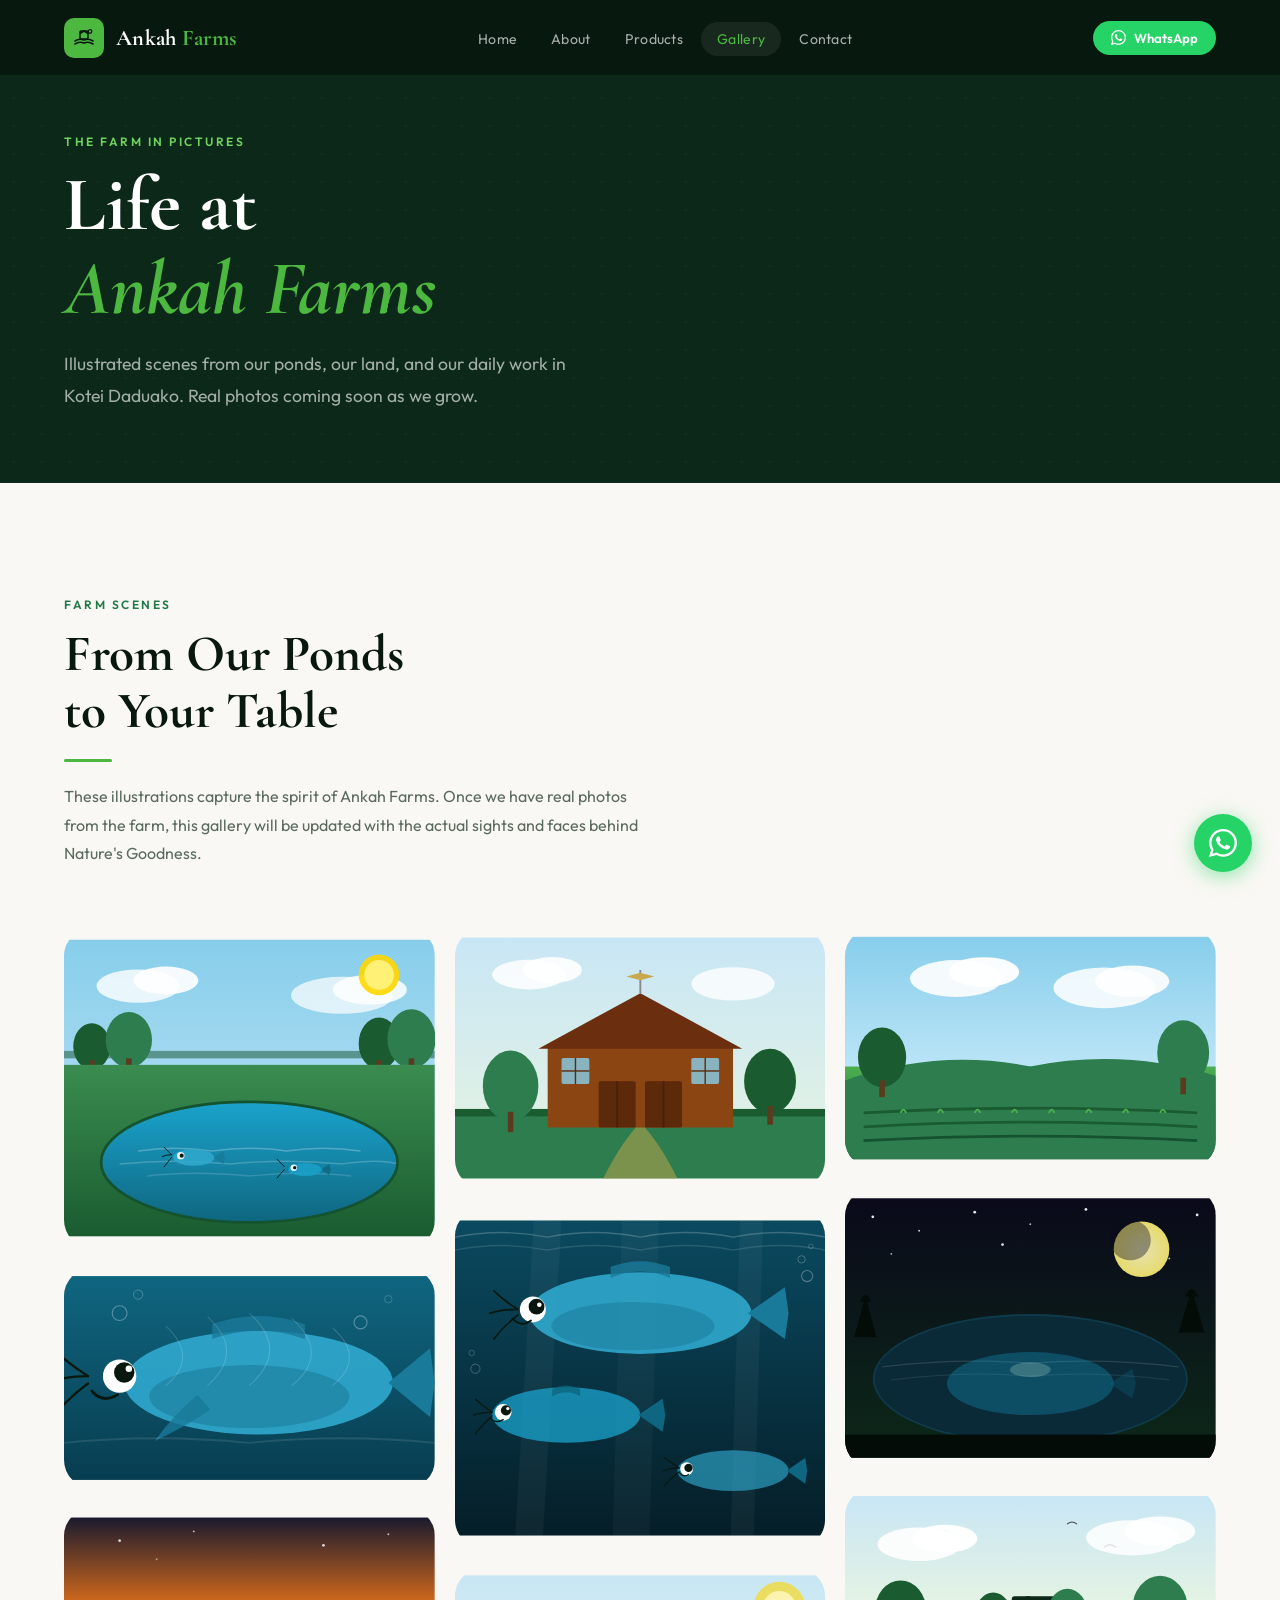
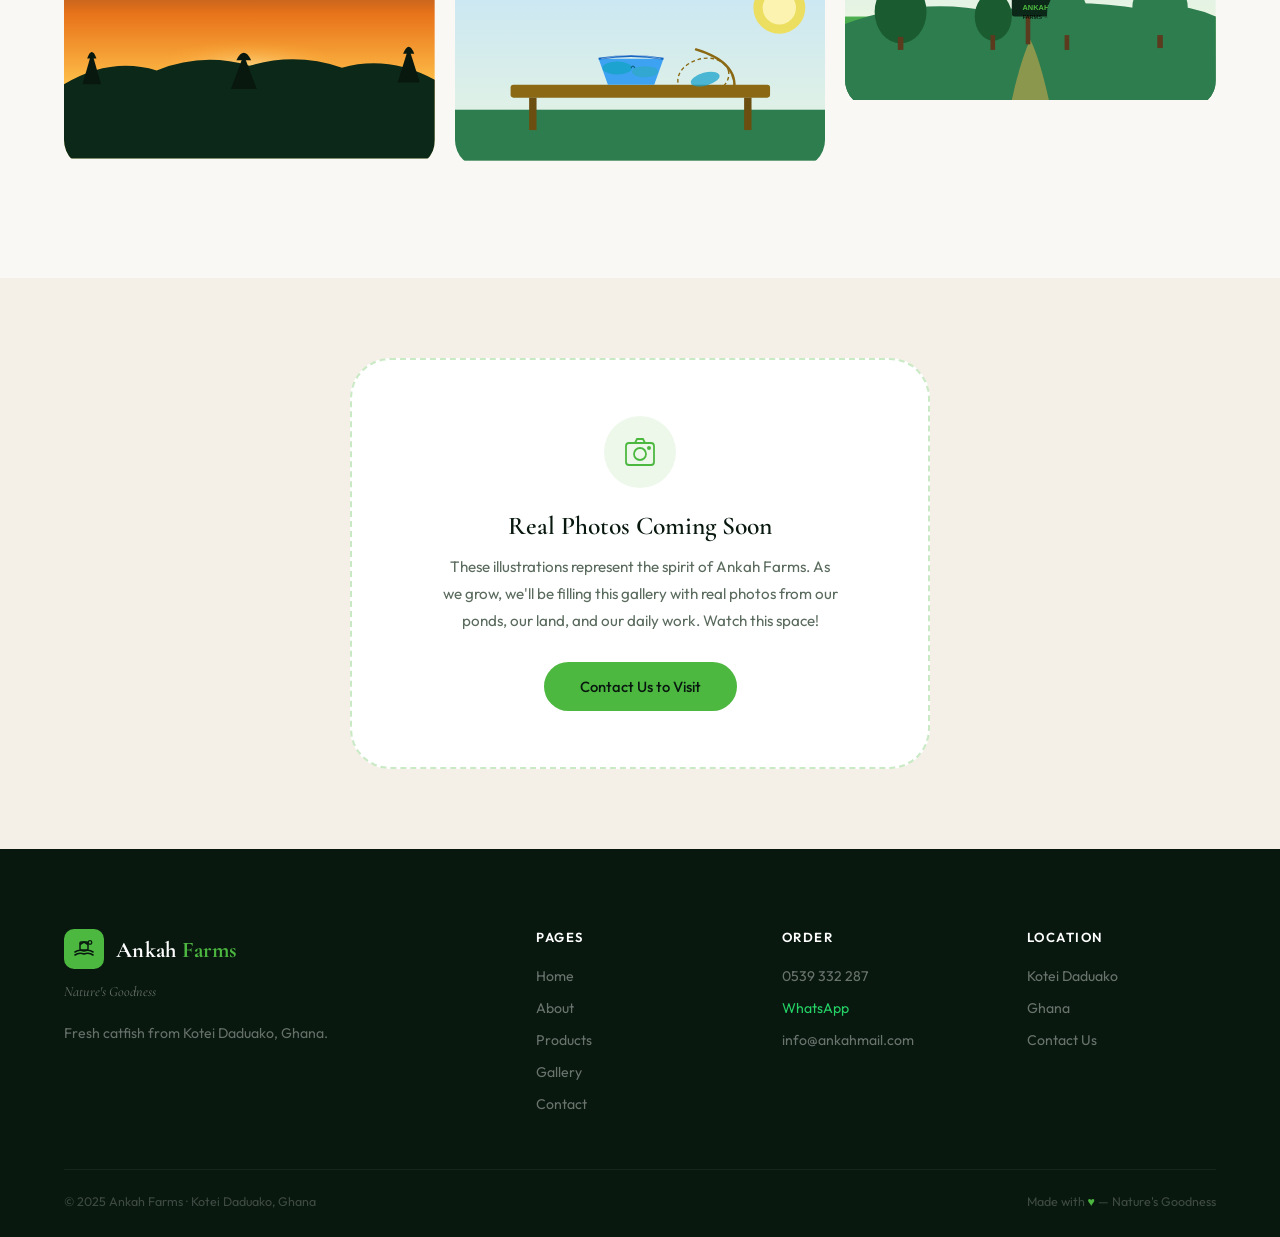
<file: gallery.html>
<!DOCTYPE html>
<html lang="en">
<head>
<meta charset="UTF-8">
<meta name="viewport" content="width=device-width, initial-scale=1.0">
<title>Gallery – Ankah Farms | Scenes from the Farm</title>
<meta name="description" content="A visual look at Ankah Farms — our catfish ponds, farm life, and the nature behind Nature's Goodness in Kotei Daduako, Ghana.">
<link rel="stylesheet" href="style.css">
<style>
/* GALLERY GRID */
.gallery-section { background: var(--offwhite); }
.gallery-intro { max-width: 600px; margin-bottom: 60px; }

.gallery-masonry {
  columns: 3; column-gap: 20px;
}
.gallery-item {
  break-inside: avoid; margin-bottom: 20px;
  border-radius: var(--r-lg); overflow: hidden;
  position: relative; cursor: pointer;
  transition: transform 0.3s, box-shadow 0.3s;
}
.gallery-item:hover { transform: scale(1.015); box-shadow: var(--shadow-lg); }
.gallery-item:hover .gallery-overlay { opacity: 1; }

.gallery-scene {
  width: 100%; display: block;
}
.gallery-item:nth-child(1) .gallery-scene { height: 320px; }
.gallery-item:nth-child(2) .gallery-scene { height: 220px; }
.gallery-item:nth-child(3) .gallery-scene { height: 260px; }
.gallery-item:nth-child(4) .gallery-scene { height: 260px; }
.gallery-item:nth-child(5) .gallery-scene { height: 340px; }
.gallery-item:nth-child(6) .gallery-scene { height: 200px; }
.gallery-item:nth-child(7) .gallery-scene { height: 240px; }
.gallery-item:nth-child(8) .gallery-scene { height: 280px; }
.gallery-item:nth-child(9) .gallery-scene { height: 220px; }

.gallery-overlay {
  position: absolute; inset: 0; opacity: 0; transition: opacity 0.3s;
  background: rgba(8,24,15,0.55);
  display: flex; align-items: flex-end; padding: 20px;
}
.gallery-overlay-label {
  color: #fff; font-size: 0.85rem; font-weight: 500;
  background: rgba(77,184,64,0.8); padding: 6px 14px; border-radius: 100px;
}

/* ADD YOUR OWN PHOTOS CTA */
.photo-cta {
  background: var(--cream); padding: 80px 64px; text-align: center;
}
.photo-cta-box {
  max-width: 580px; margin: 0 auto;
  background: #fff; border-radius: var(--r-xl); padding: 56px 48px;
  border: 2px dashed rgba(77,184,64,0.3);
}
.photo-cta-box .icon {
  width: 72px; height: 72px; border-radius: 50%;
  background: rgba(77,184,64,0.1); margin: 0 auto 24px;
  display: flex; align-items: center; justify-content: center;
}
.photo-cta-box .icon svg { width: 34px; height: 34px; }
.photo-cta-box h3 { font-size: 1.6rem; margin-bottom: 14px; }
.photo-cta-box p { font-size: 0.95rem; line-height: 1.75; max-width: 400px; margin: 0 auto 28px; }

@media (max-width: 1024px) {
  .gallery-masonry { columns: 2; }
  .photo-cta { padding: 60px 24px; }
  .photo-cta-box { padding: 40px 28px; }
}
@media (max-width: 640px) {
  .gallery-masonry { columns: 1; }
}
</style>
</head>
<body>

<nav class="nav" id="nav">
  <a href="index.html" class="nav-logo">
    <div class="nav-logo-mark"><svg viewBox="0 0 24 24" fill="none"><path d="M3 15 Q7 12 12 14 Q17 12 21 15" stroke="#08180f" stroke-width="1.6" stroke-linecap="round" fill="none"/><path d="M3 18 Q7 15 12 17 Q17 15 21 18" stroke="#08180f" stroke-width="1.6" stroke-linecap="round" fill="none"/><rect x="8" y="5" width="8" height="8" rx="1" stroke="#08180f" stroke-width="1.5" fill="none"/><path d="M8 7.5L12 5L16 7.5" stroke="#08180f" stroke-width="1.5" fill="none"/><circle cx="18" cy="5.5" r="1.8" stroke="#08180f" stroke-width="1.3" fill="none"/></svg></div>
    <span class="nav-logo-text">Ankah <span>Farms</span></span>
  </a>
  <ul class="nav-links">
    <li><a href="index.html">Home</a></li>
    <li><a href="about.html">About</a></li>
    <li><a href="products.html">Products</a></li>
    <li><a href="gallery.html" class="active">Gallery</a></li>
    <li><a href="contact.html">Contact</a></li>
  </ul>
  <div class="nav-actions">
    <a href="https://wa.me/233539332287" target="_blank" class="nav-wa"><svg viewBox="0 0 24 24" fill="currentColor" width="15" height="15"><path d="M17.472 14.382c-.297-.149-1.758-.867-2.03-.967-.273-.099-.471-.148-.67.15-.197.297-.767.966-.94 1.164-.173.199-.347.223-.644.075-.297-.15-1.255-.463-2.39-1.475-.883-.788-1.48-1.761-1.653-2.059-.173-.297-.018-.458.13-.606.134-.133.298-.347.446-.52.149-.174.198-.298.298-.497.099-.198.05-.371-.025-.52-.075-.149-.669-1.612-.916-2.207-.242-.579-.487-.5-.669-.51-.173-.008-.371-.01-.57-.01-.198 0-.52.074-.792.372-.272.297-1.04 1.016-1.04 2.479 0 1.462 1.065 2.875 1.213 3.074.149.198 2.096 3.2 5.077 4.487.709.306 1.262.489 1.694.625.712.227 1.36.195 1.871.118.571-.085 1.758-.719 2.006-1.413.248-.694.248-1.289.173-1.413-.074-.124-.272-.198-.57-.347m-5.421 7.403h-.004a9.87 9.87 0 01-5.031-1.378l-.361-.214-3.741.982.998-3.648-.235-.374a9.86 9.86 0 01-1.51-5.26c.001-5.45 4.436-9.884 9.888-9.884 2.64 0 5.122 1.03 6.988 2.898a9.825 9.825 0 012.893 6.994c-.003 5.45-4.437 9.884-9.885 9.884m8.413-18.297A11.815 11.815 0 0012.05 0C5.495 0 .16 5.335.157 11.892c0 2.096.547 4.142 1.588 5.945L.057 24l6.305-1.654a11.882 11.882 0 005.683 1.448h.005c6.554 0 11.89-5.335 11.893-11.893a11.821 11.821 0 00-3.48-8.413z"/></svg>WhatsApp</a>
    <button class="nav-toggle" id="navToggle"><span></span><span></span><span></span></button>
  </div>
</nav>
<div class="mobile-menu" id="mobileMenu">
  <button class="mobile-menu-close" id="mobileClose">×</button>
  <a href="index.html">Home</a><a href="about.html">About</a><a href="products.html">Products</a><a href="gallery.html">Gallery</a><a href="contact.html">Contact</a>
  <a href="https://wa.me/233539332287" target="_blank" style="color:#25d366">WhatsApp Us</a>
</div>

<section class="page-hero">
  <div class="page-hero-content anim-up">
    <span class="section-tag light">The Farm in Pictures</span>
    <h1>Life at<br/><em style="font-style:italic;color:var(--lime)">Ankah Farms</em></h1>
    <p>Illustrated scenes from our ponds, our land, and our daily work in Kotei Daduako. Real photos coming soon as we grow.</p>
  </div>
</section>

<section class="gallery-section section">
  <div class="gallery-intro">
    <span class="section-tag">Farm Scenes</span>
    <h2>From Our Ponds<br/>to Your Table</h2>
    <div class="divider"></div>
    <p>These illustrations capture the spirit of Ankah Farms. Once we have real photos from the farm, this gallery will be updated with the actual sights and faces behind Nature's Goodness.</p>
  </div>

  <div class="gallery-masonry">

    <!-- 1: Catfish pond wide -->
    <div class="gallery-item" data-aos>
      <svg class="gallery-scene" viewBox="0 0 400 320" xmlns="http://www.w3.org/2000/svg">
        <defs>
          <linearGradient id="sky1" x1="0" y1="0" x2="0" y2="1"><stop offset="0%" stop-color="#87CEEB"/><stop offset="100%" stop-color="#c8e6f5"/></linearGradient>
          <linearGradient id="water1" x1="0" y1="0" x2="0" y2="1"><stop offset="0%" stop-color="#1aa3cc"/><stop offset="100%" stop-color="#0f6680"/></linearGradient>
          <linearGradient id="land1" x1="0" y1="0" x2="0" y2="1"><stop offset="0%" stop-color="#3a8c50"/><stop offset="100%" stop-color="#1a5c30"/></linearGradient>
        </defs>
        <rect width="400" height="320" fill="url(#sky1)"/>
        <!-- clouds -->
        <ellipse cx="80" cy="50" rx="45" ry="18" fill="#fff" opacity="0.8"/>
        <ellipse cx="110" cy="44" rx="35" ry="15" fill="#fff" opacity="0.9"/>
        <ellipse cx="300" cy="60" rx="55" ry="20" fill="#fff" opacity="0.7"/>
        <ellipse cx="330" cy="54" rx="40" ry="16" fill="#fff" opacity="0.85"/>
        <!-- trees bg -->
        <rect x="0" y="120" width="400" height="8" fill="#145230" opacity="0.5"/>
        <ellipse cx="30" cy="115" rx="20" ry="25" fill="#1a5c30"/>
        <rect x="27" y="130" width="6" height="20" fill="#5c3a1e"/>
        <ellipse cx="70" cy="108" rx="25" ry="30" fill="#2e7d4f"/>
        <rect x="67" y="128" width="6" height="22" fill="#5c3a1e"/>
        <ellipse cx="340" cy="112" rx="22" ry="28" fill="#1a5c30"/>
        <rect x="337" y="130" width="6" height="20" fill="#5c3a1e"/>
        <ellipse cx="375" cy="107" rx="26" ry="32" fill="#2e7d4f"/>
        <rect x="372" y="128" width="6" height="22" fill="#5c3a1e"/>
        <!-- ground -->
        <rect x="0" y="135" width="400" height="185" fill="url(#land1)"/>
        <!-- pond -->
        <ellipse cx="200" cy="240" rx="160" ry="65" fill="url(#water1)"/>
        <!-- water shimmer -->
        <path d="M80 228 Q120 222 160 228 Q200 222 240 228 Q280 222 320 228" stroke="rgba(255,255,255,0.25)" stroke-width="1.5" fill="none"/>
        <path d="M60 242 Q120 236 180 242 Q240 236 300 242 Q340 236 360 242" stroke="rgba(255,255,255,0.2)" stroke-width="1.5" fill="none"/>
        <path d="M90 255 Q140 249 200 255 Q260 249 310 255" stroke="rgba(255,255,255,0.15)" stroke-width="1.5" fill="none"/>
        <!-- fish in pond -->
        <ellipse cx="140" cy="235" rx="22" ry="9" fill="#2fa8cc" opacity="0.9"/>
        <path d="M162 235 L172 228 L174 235 L172 242Z" fill="#1a7a99" opacity="0.8"/>
        <circle cx="126" cy="233" r="4" fill="#fff" opacity="0.9"/><circle cx="127" cy="233" r="2.2" fill="#08180f"/>
        <path d="M116 232 Q112 228 108 224" stroke="#08180f" stroke-width="1" stroke-linecap="round" fill="none"/>
        <path d="M116 232 Q110 232 106 234" stroke="#08180f" stroke-width="1" stroke-linecap="round" fill="none"/>
        <path d="M116 235 Q112 240 108 245" stroke="#08180f" stroke-width="1" stroke-linecap="round" fill="none"/>
        <ellipse cx="260" cy="248" rx="18" ry="7" fill="#1aa3cc" opacity="0.8"/>
        <path d="M278 248 L286 242 L288 248 L286 254Z" fill="#0f6680" opacity="0.8"/>
        <circle cx="248" cy="246" r="3.5" fill="#fff" opacity="0.9"/><circle cx="249" cy="246" r="1.8" fill="#08180f"/>
        <path d="M238 245 Q234 241 230 237" stroke="#08180f" stroke-width="1" stroke-linecap="round" fill="none"/>
        <path d="M238 248 Q234 252 230 257" stroke="#08180f" stroke-width="1" stroke-linecap="round" fill="none"/>
        <!-- pond border -->
        <ellipse cx="200" cy="240" rx="160" ry="65" fill="none" stroke="#145230" stroke-width="3"/>
        <!-- sun -->
        <circle cx="340" cy="38" r="22" fill="#FFD700" opacity="0.9"/>
        <circle cx="340" cy="38" r="16" fill="#FFF176"/>
      </svg>
      <div class="gallery-overlay"><span class="gallery-overlay-label">The Catfish Ponds</span></div>
    </div>

    <!-- 2: Close-up catfish -->
    <div class="gallery-item" data-aos>
      <svg class="gallery-scene" viewBox="0 0 400 220" xmlns="http://www.w3.org/2000/svg">
        <defs><linearGradient id="w2" x1="0" y1="0" x2="0" y2="1"><stop offset="0%" stop-color="#0f6680"/><stop offset="100%" stop-color="#083d50"/></linearGradient></defs>
        <rect width="400" height="220" fill="url(#w2)"/>
        <!-- bubbles -->
        <circle cx="60" cy="40" r="8" stroke="rgba(255,255,255,0.3)" stroke-width="1.2" fill="none"/>
        <circle cx="80" cy="20" r="5" stroke="rgba(255,255,255,0.25)" stroke-width="1" fill="none"/>
        <circle cx="320" cy="50" r="7" stroke="rgba(255,255,255,0.3)" stroke-width="1.2" fill="none"/>
        <circle cx="350" cy="25" r="4" stroke="rgba(255,255,255,0.2)" stroke-width="1" fill="none"/>
        <!-- big catfish centred -->
        <ellipse cx="210" cy="115" rx="145" ry="56" fill="#2fa8cc" opacity="0.92"/>
        <ellipse cx="200" cy="130" rx="108" ry="34" fill="#1a7a99" opacity="0.55"/>
        <path d="M350 115 L395 78 L400 115 L395 152Z" fill="#1a7a99"/>
        <path d="M160 52 Q210 34 260 52 L260 68 Q210 50 160 68Z" fill="#1a7a99" opacity="0.8"/>
        <path d="M144 128 Q116 152 98 178 Q132 162 158 144Z" fill="#1a7a99" opacity="0.8"/>
        <circle cx="60" cy="108" r="18" fill="#fff"/>
        <circle cx="65" cy="104" r="11" fill="#08180f"/>
        <circle cx="70" cy="100" r="3.5" fill="#fff"/>
        <path d="M30 124 Q42 138 58 128" stroke="#08180f" stroke-width="3" fill="none" stroke-linecap="round"/>
        <path d="M26 108 Q4 94 -10 80" stroke="#08180f" stroke-width="2.5" stroke-linecap="round" fill="none"/>
        <path d="M26 108 Q2 108 -12 114" stroke="#08180f" stroke-width="2.5" stroke-linecap="round" fill="none"/>
        <path d="M26 116 Q4 132 -10 150" stroke="#08180f" stroke-width="2.5" stroke-linecap="round" fill="none"/>
        <!-- scale lines -->
        <path d="M110 54 Q146 88 110 118" stroke="#fff" stroke-width="1.2" opacity="0.15" fill="none"/>
        <path d="M155 44 Q196 82 155 118" stroke="#fff" stroke-width="1.2" opacity="0.15" fill="none"/>
        <path d="M200 40 Q244 80 200 118" stroke="#fff" stroke-width="1.2" opacity="0.15" fill="none"/>
        <path d="M246 46 Q288 84 246 118" stroke="#fff" stroke-width="1.2" opacity="0.15" fill="none"/>
        <path d="M290 56 Q326 88 290 118" stroke="#fff" stroke-width="1.2" opacity="0.15" fill="none"/>
        <!-- water shimmer -->
        <path d="M0 180 Q100 170 200 180 Q300 170 400 180" stroke="rgba(255,255,255,0.1)" stroke-width="2" fill="none"/>
      </svg>
      <div class="gallery-overlay"><span class="gallery-overlay-label">Premium Catfish Up Close</span></div>
    </div>

    <!-- 3: Sunrise over farm -->
    <div class="gallery-item" data-aos>
      <svg class="gallery-scene" viewBox="0 0 400 260" xmlns="http://www.w3.org/2000/svg">
        <defs>
          <linearGradient id="dawn" x1="0" y1="0" x2="0" y2="1">
            <stop offset="0%" stop-color="#1a1a2e"/>
            <stop offset="40%" stop-color="#e8731a"/>
            <stop offset="70%" stop-color="#ffc14a"/>
            <stop offset="100%" stop-color="#fff59d"/>
          </linearGradient>
          <radialGradient id="sun3" cx="50%" cy="60%" r="30%"><stop offset="0%" stop-color="#FFF9C4" stop-opacity="1"/><stop offset="100%" stop-color="#FFA726" stop-opacity="0"/></radialGradient>
        </defs>
        <rect width="400" height="260" fill="url(#dawn)"/>
        <ellipse cx="200" cy="155" rx="180" ry="60" fill="url(#sun3)" opacity="0.7"/>
        <!-- hills silhouette -->
        <path d="M0 180 Q50 150 100 165 Q150 145 200 160 Q250 145 300 162 Q350 148 400 175 L400 260 L0 260Z" fill="#0c2818"/>
        <!-- trees silhouette -->
        <path d="M20 180 L30 145 L40 180Z" fill="#08180f"/>
        <path d="M25 152 Q30 138 35 152Z" fill="#08180f"/>
        <path d="M360 178 L372 140 L384 178Z" fill="#08180f"/>
        <path d="M366 147 Q372 132 378 147Z" fill="#08180f"/>
        <path d="M180 185 L194 148 L208 185Z" fill="#08180f"/>
        <path d="M186 154 Q194 138 202 154Z" fill="#08180f"/>
        <!-- stars -->
        <circle cx="60" cy="25" r="1.5" fill="#fff" opacity="0.8"/>
        <circle cx="140" cy="15" r="1" fill="#fff" opacity="0.7"/>
        <circle cx="280" cy="30" r="1.5" fill="#fff" opacity="0.8"/>
        <circle cx="350" cy="18" r="1" fill="#fff" opacity="0.7"/>
        <circle cx="100" cy="45" r="1" fill="#fff" opacity="0.5"/>
      </svg>
      <div class="gallery-overlay"><span class="gallery-overlay-label">Sunrise at the Farm</span></div>
    </div>

    <!-- 4: Farm building / barn -->
    <div class="gallery-item" data-aos>
      <svg class="gallery-scene" viewBox="0 0 400 260" xmlns="http://www.w3.org/2000/svg">
        <defs><linearGradient id="sky4" x1="0" y1="0" x2="0" y2="1"><stop offset="0%" stop-color="#c8e6f5"/><stop offset="100%" stop-color="#e8f5e1"/></linearGradient></defs>
        <rect width="400" height="260" fill="url(#sky4)"/>
        <!-- ground -->
        <rect x="0" y="185" width="400" height="75" fill="#2e7d4f"/>
        <rect x="0" y="185" width="400" height="8" fill="#1a5c30"/>
        <!-- path -->
        <path d="M160 260 Q180 220 200 200 Q220 220 240 260Z" fill="#c8a84c" opacity="0.5"/>
        <!-- barn -->
        <rect x="100" y="115" width="200" height="90" fill="#8B4513"/>
        <path d="M90 120 L200 60 L310 120Z" fill="#6B2E0E"/>
        <!-- barn doors -->
        <rect x="155" y="155" width="40" height="50" rx="2" fill="#5c2a0a"/>
        <rect x="205" y="155" width="40" height="50" rx="2" fill="#5c2a0a"/>
        <line x1="175" y1="155" x2="175" y2="205" stroke="#4a200a" stroke-width="2"/>
        <line x1="225" y1="155" x2="225" y2="205" stroke="#4a200a" stroke-width="2"/>
        <!-- windows -->
        <rect x="115" y="130" width="30" height="28" rx="2" fill="#87CEEB" opacity="0.8"/>
        <line x1="130" y1="130" x2="130" y2="158" stroke="#5c2a0a" stroke-width="1.5"/>
        <line x1="115" y1="144" x2="145" y2="144" stroke="#5c2a0a" stroke-width="1.5"/>
        <rect x="255" y="130" width="30" height="28" rx="2" fill="#87CEEB" opacity="0.8"/>
        <line x1="270" y1="130" x2="270" y2="158" stroke="#5c2a0a" stroke-width="1.5"/>
        <line x1="255" y1="144" x2="285" y2="144" stroke="#5c2a0a" stroke-width="1.5"/>
        <!-- weather vane -->
        <line x1="200" y1="60" x2="200" y2="35" stroke="#888" stroke-width="2"/>
        <path d="M185 42 L200 38 L215 42 L200 46Z" fill="#c8a84c"/>
        <!-- trees -->
        <ellipse cx="60" cy="160" rx="30" ry="38" fill="#2e7d4f"/>
        <rect x="57" y="188" width="6" height="22" fill="#5c3a1e"/>
        <ellipse cx="340" cy="155" rx="28" ry="35" fill="#1a5c30"/>
        <rect x="337" y="182" width="6" height="20" fill="#5c3a1e"/>
        <!-- clouds -->
        <ellipse cx="80" cy="40" rx="40" ry="16" fill="#fff" opacity="0.85"/>
        <ellipse cx="105" cy="35" rx="32" ry="14" fill="#fff" opacity="0.9"/>
        <ellipse cx="300" cy="50" rx="45" ry="18" fill="#fff" opacity="0.8"/>
      </svg>
      <div class="gallery-overlay"><span class="gallery-overlay-label">The Farm Building</span></div>
    </div>

    <!-- 5: Multiple fish in pond (tall) -->
    <div class="gallery-item" data-aos>
      <svg class="gallery-scene" viewBox="0 0 400 340" xmlns="http://www.w3.org/2000/svg">
        <defs><linearGradient id="deep5" x1="0" y1="0" x2="0" y2="1"><stop offset="0%" stop-color="#0a4a60"/><stop offset="100%" stop-color="#051e28"/></linearGradient></defs>
        <rect width="400" height="340" fill="url(#deep5)"/>
        <!-- light shafts from above -->
        <path d="M100 0 L80 340" stroke="rgba(255,255,255,0.04)" stroke-width="30" fill="none"/>
        <path d="M200 0 L190 340" stroke="rgba(255,255,255,0.03)" stroke-width="40" fill="none"/>
        <path d="M320 0 L310 340" stroke="rgba(255,255,255,0.04)" stroke-width="25" fill="none"/>
        <!-- surface ripple at top -->
        <path d="M0 18 Q50 8 100 18 Q150 8 200 18 Q250 8 300 18 Q350 8 400 18" stroke="rgba(255,255,255,0.2)" stroke-width="1.5" fill="none"/>
        <path d="M0 32 Q50 22 100 32 Q150 22 200 32 Q250 22 300 32 Q350 22 400 32" stroke="rgba(255,255,255,0.12)" stroke-width="1.5" fill="none"/>
        <!-- fish 1 big -->
        <ellipse cx="200" cy="100" rx="120" ry="44" fill="#2fa8cc" opacity="0.9"/>
        <ellipse cx="192" cy="114" rx="88" ry="26" fill="#1a7a99" opacity="0.5"/>
        <path d="M316 100 L356 72 L360 100 L356 128Z" fill="#1a7a99"/>
        <path d="M168 50 Q200 38 232 50 L232 62 Q200 48 168 62Z" fill="#1a7a99" opacity="0.8"/>
        <circle cx="84" cy="96" r="14" fill="#fff"/>
        <circle cx="88" cy="93" r="8.5" fill="#08180f"/>
        <circle cx="91" cy="91" r="2.5" fill="#fff"/>
        <path d="M62 106 Q72 116 82 108" stroke="#08180f" stroke-width="2" fill="none" stroke-linecap="round"/>
        <path d="M68 96 Q52 86 42 76" stroke="#08180f" stroke-width="1.8" stroke-linecap="round" fill="none"/>
        <path d="M68 96 Q50 96 38 100" stroke="#08180f" stroke-width="1.8" stroke-linecap="round" fill="none"/>
        <path d="M68 102 Q52 114 42 128" stroke="#08180f" stroke-width="1.8" stroke-linecap="round" fill="none"/>
        <!-- fish 2 medium -->
        <ellipse cx="120" cy="210" rx="80" ry="30" fill="#1aa3cc" opacity="0.75"/>
        <path d="M198 210 L224 192 L227 210 L224 228Z" fill="#0f6680"/>
        <path d="M105 182 Q120 174 135 182 L135 190 Q120 181 105 190Z" fill="#0f6680" opacity="0.8"/>
        <circle cx="52" cy="207" r="9" fill="#fff"/>
        <circle cx="55" cy="205" r="5.5" fill="#08180f"/>
        <circle cx="57" cy="203" r="1.8" fill="#fff"/>
        <path d="M38 213 Q44 220 52 215" stroke="#08180f" stroke-width="1.5" fill="none" stroke-linecap="round"/>
        <path d="M40 207 Q30 200 22 193" stroke="#08180f" stroke-width="1.4" stroke-linecap="round" fill="none"/>
        <path d="M40 207 Q28 207 20 210" stroke="#08180f" stroke-width="1.4" stroke-linecap="round" fill="none"/>
        <path d="M40 211 Q30 220 22 230" stroke="#08180f" stroke-width="1.4" stroke-linecap="round" fill="none"/>
        <!-- fish 3 small -->
        <ellipse cx="300" cy="270" rx="60" ry="22" fill="#2fa8cc" opacity="0.65"/>
        <path d="M358 270 L378 256 L380 270 L378 284Z" fill="#0f6680"/>
        <circle cx="250" cy="268" r="7" fill="#fff"/>
        <circle cx="252" cy="267" r="4.5" fill="#08180f"/>
        <path d="M242 272 Q247 278 252 274" stroke="#08180f" stroke-width="1.3" fill="none" stroke-linecap="round"/>
        <path d="M242 267 Q234 262 226 256" stroke="#08180f" stroke-width="1.2" stroke-linecap="round" fill="none"/>
        <path d="M242 267 Q232 267 224 270" stroke="#08180f" stroke-width="1.2" stroke-linecap="round" fill="none"/>
        <path d="M242 271 Q234 278 226 286" stroke="#08180f" stroke-width="1.2" stroke-linecap="round" fill="none"/>
        <!-- bubbles -->
        <circle cx="380" cy="60" r="6"   stroke="rgba(255,255,255,0.3)" stroke-width="1.2" fill="none"/>
        <circle cx="374" cy="42" r="4"   stroke="rgba(255,255,255,0.25)" stroke-width="1" fill="none"/>
        <circle cx="384" cy="28" r="2.5" stroke="rgba(255,255,255,0.2)" stroke-width="1" fill="none"/>
        <circle cx="22" cy="160" r="5"   stroke="rgba(255,255,255,0.25)" stroke-width="1" fill="none"/>
        <circle cx="18" cy="143" r="3"   stroke="rgba(255,255,255,0.2)" stroke-width="1" fill="none"/>
      </svg>
      <div class="gallery-overlay"><span class="gallery-overlay-label">Life Beneath the Surface</span></div>
    </div>

    <!-- 6: Harvest day -->
    <div class="gallery-item" data-aos>
      <svg class="gallery-scene" viewBox="0 0 400 200" xmlns="http://www.w3.org/2000/svg">
        <defs><linearGradient id="harvest" x1="0" y1="0" x2="0" y2="1"><stop offset="0%" stop-color="#c8e6f5"/><stop offset="100%" stop-color="#e8f5e1"/></linearGradient></defs>
        <rect width="400" height="200" fill="url(#harvest)"/>
        <rect x="0" y="145" width="400" height="55" fill="#2e7d4f"/>
        <!-- table / surface -->
        <rect x="60" y="118" width="280" height="14" rx="3" fill="#8B6914"/>
        <rect x="80" y="132" width="8" height="35" fill="#6B4E10"/>
        <rect x="312" y="132" width="8" height="35" fill="#6B4E10"/>
        <!-- bucket -->
        <path d="M155 90 L165 118 L215 118 L225 90Z" fill="#2196F3" opacity="0.85"/>
        <path d="M155 90 Q190 84 225 90" stroke="#1565C0" stroke-width="2" fill="none"/>
        <path d="M158 90 Q190 82 222 90" stroke="rgba(255,255,255,0.4)" stroke-width="1" fill="none"/>
        <!-- fish in bucket -->
        <ellipse cx="175" cy="100" rx="16" ry="7" fill="#1aa3cc" opacity="0.9"/>
        <ellipse cx="205" cy="104" rx="14" ry="6" fill="#2fa8cc" opacity="0.85"/>
        <path d="M190 100 Q192 96 194 100" stroke="#0f6680" stroke-width="1.5" fill="none"/>
        <!-- net -->
        <path d="M260 80 Q310 95 300 130" stroke="#8B6914" stroke-width="2.5" fill="none" stroke-linecap="round"/>
        <ellipse cx="268" cy="110" rx="28" ry="20" fill="none" stroke="#8B6914" stroke-width="1.5" stroke-dasharray="4 3" transform="rotate(-15 268 110)"/>
        <!-- fish in net -->
        <ellipse cx="270" cy="112" rx="16" ry="7" fill="#1aa3cc" opacity="0.75" transform="rotate(-15 270 112)"/>
        <!-- sun -->
        <circle cx="350" cy="35" r="28" fill="#FFD700" opacity="0.6"/>
        <circle cx="350" cy="35" r="18" fill="#FFF9C4" opacity="0.8"/>
      </svg>
      <div class="gallery-overlay"><span class="gallery-overlay-label">Harvest Day</span></div>
    </div>

    <!-- 7: Lush green land -->
    <div class="gallery-item" data-aos>
      <svg class="gallery-scene" viewBox="0 0 400 240" xmlns="http://www.w3.org/2000/svg">
        <defs>
          <linearGradient id="sky7" x1="0" y1="0" x2="0" y2="1"><stop offset="0%" stop-color="#87CEEB"/><stop offset="100%" stop-color="#e0f4ff"/></linearGradient>
          <linearGradient id="ground7" x1="0" y1="0" x2="0" y2="1"><stop offset="0%" stop-color="#4CAF50"/><stop offset="100%" stop-color="#1a5c30"/></linearGradient>
        </defs>
        <rect width="400" height="240" fill="url(#sky7)"/>
        <rect x="0" y="140" width="400" height="100" fill="url(#ground7)"/>
        <!-- rolling hills -->
        <path d="M0 155 Q100 120 200 140 Q300 120 400 150 L400 240 L0 240Z" fill="#2e7d4f"/>
        <!-- rows of crops future -->
        <path d="M20 190 Q200 180 380 190" stroke="#1a5c30" stroke-width="3" fill="none"/>
        <path d="M20 205 Q200 195 380 205" stroke="#1a5c30" stroke-width="3" fill="none"/>
        <path d="M20 220 Q200 210 380 220" stroke="#145230" stroke-width="3" fill="none"/>
        <!-- small plants along rows -->
        <path d="M60 190 Q63 183 66 190" stroke="#4CAF50" stroke-width="2" fill="none"/>
        <path d="M100 190 Q103 183 106 190" stroke="#4CAF50" stroke-width="2" fill="none"/>
        <path d="M140 190 Q143 183 146 190" stroke="#4CAF50" stroke-width="2" fill="none"/>
        <path d="M180 190 Q183 183 186 190" stroke="#4CAF50" stroke-width="2" fill="none"/>
        <path d="M220 190 Q223 183 226 190" stroke="#4CAF50" stroke-width="2" fill="none"/>
        <path d="M260 190 Q263 183 266 190" stroke="#4CAF50" stroke-width="2" fill="none"/>
        <path d="M300 190 Q303 183 306 190" stroke="#4CAF50" stroke-width="2" fill="none"/>
        <path d="M340 190 Q343 183 346 190" stroke="#4CAF50" stroke-width="2" fill="none"/>
        <!-- trees -->
        <ellipse cx="40" cy="130" rx="26" ry="32" fill="#1a5c30"/>
        <rect x="37" y="155" width="6" height="18" fill="#5c3a1e"/>
        <ellipse cx="365" cy="125" rx="28" ry="35" fill="#2e7d4f"/>
        <rect x="362" y="152" width="6" height="18" fill="#5c3a1e"/>
        <!-- clouds -->
        <ellipse cx="120" cy="45" rx="50" ry="20" fill="#fff" opacity="0.9"/>
        <ellipse cx="150" cy="38" rx="38" ry="16" fill="#fff" opacity="0.95"/>
        <ellipse cx="280" cy="55" rx="55" ry="22" fill="#fff" opacity="0.85"/>
        <ellipse cx="310" cy="48" rx="40" ry="17" fill="#fff" opacity="0.9"/>
      </svg>
      <div class="gallery-overlay"><span class="gallery-overlay-label">Our Land — Future Crops</span></div>
    </div>

    <!-- 8: Night pond with stars -->
    <div class="gallery-item" data-aos>
      <svg class="gallery-scene" viewBox="0 0 400 280" xmlns="http://www.w3.org/2000/svg">
        <defs>
          <linearGradient id="night8" x1="0" y1="0" x2="0" y2="1"><stop offset="0%" stop-color="#0a0a1a"/><stop offset="100%" stop-color="#0c2818"/></linearGradient>
          <radialGradient id="moon8" cx="50%" cy="50%" r="50%"><stop offset="0%" stop-color="#FFF9C4"/><stop offset="100%" stop-color="#FFF176"/></radialGradient>
        </defs>
        <rect width="400" height="280" fill="url(#night8)"/>
        <!-- stars -->
        <circle cx="30" cy="20" r="1.5" fill="#fff" opacity="0.9"/>
        <circle cx="80" cy="35" r="1" fill="#fff" opacity="0.8"/>
        <circle cx="140" cy="15" r="1.5" fill="#fff" opacity="0.9"/>
        <circle cx="200" cy="28" r="1" fill="#fff" opacity="0.7"/>
        <circle cx="260" cy="12" r="1.5" fill="#fff" opacity="0.9"/>
        <circle cx="320" cy="40" r="1" fill="#fff" opacity="0.8"/>
        <circle cx="380" cy="18" r="1.5" fill="#fff" opacity="0.9"/>
        <circle cx="50" cy="60" r="1" fill="#fff" opacity="0.7"/>
        <circle cx="170" cy="50" r="1.5" fill="#fff" opacity="0.85"/>
        <circle cx="350" cy="65" r="1" fill="#fff" opacity="0.75"/>
        <!-- moon -->
        <circle cx="320" cy="55" r="30" fill="url(#moon8)" opacity="0.9"/>
        <circle cx="308" cy="45" r="22" fill="#0a0a1a" opacity="0.4"/>
        <!-- moon reflection in pond -->
        <ellipse cx="200" cy="195" rx="170" ry="70" fill="#0f3a4a"/>
        <ellipse cx="200" cy="195" rx="168" ry="68" fill="#0a2a38"/>
        <!-- moon on water -->
        <ellipse cx="200" cy="185" rx="22" ry="8" fill="rgba(255,249,196,0.25)"/>
        <path d="M40 182 Q120 172 200 178 Q280 172 360 182" stroke="rgba(255,255,255,0.12)" stroke-width="1.5" fill="none"/>
        <path d="M50 196 Q130 186 200 192 Q270 186 350 196" stroke="rgba(255,255,255,0.08)" stroke-width="1.5" fill="none"/>
        <!-- night fish silhouette -->
        <ellipse cx="200" cy="200" rx="90" ry="34" fill="#1aa3cc" opacity="0.3"/>
        <path d="M286 200 L310 184 L314 200 L310 216Z" fill="#0f6680" opacity="0.3"/>
        <!-- tree silhouettes -->
        <path d="M10 150 L22 105 L34 150Z" fill="#040c08"/>
        <path d="M16 112 Q22 96 28 112Z" fill="#040c08"/>
        <path d="M360 145 L374 98 L388 145Z" fill="#040c08"/>
        <path d="M367 106 Q374 90 381 106Z" fill="#040c08"/>
        <!-- ground -->
        <rect x="0" y="255" width="400" height="25" fill="#040c08"/>
      </svg>
      <div class="gallery-overlay"><span class="gallery-overlay-label">The Ponds at Night</span></div>
    </div>

    <!-- 9: Kotei Daduako landscape -->
    <div class="gallery-item" data-aos>
      <svg class="gallery-scene" viewBox="0 0 400 220" xmlns="http://www.w3.org/2000/svg">
        <defs>
          <linearGradient id="sky9" x1="0" y1="0" x2="0" y2="1"><stop offset="0%" stop-color="#c8e6f5"/><stop offset="60%" stop-color="#e8f5e1"/></linearGradient>
          <linearGradient id="g9" x1="0" y1="0" x2="0" y2="1"><stop offset="0%" stop-color="#4CAF50"/><stop offset="100%" stop-color="#1a5c30"/></linearGradient>
        </defs>
        <rect width="400" height="220" fill="url(#sky9)"/>
        <rect x="0" y="130" width="400" height="90" fill="url(#g9)"/>
        <!-- horizon hills -->
        <path d="M0 138 Q80 108 160 125 Q240 108 320 122 Q360 112 400 130 L400 220 L0 220Z" fill="#2e7d4f"/>
        <!-- road/path -->
        <path d="M180 220 Q190 175 200 155 Q210 175 220 220Z" fill="#c8a84c" opacity="0.6"/>
        <!-- ankah sign post -->
        <rect x="195" y="108" width="5" height="52" fill="#5c3a1e"/>
        <rect x="180" y="108" width="52" height="22" rx="3" fill="#0c2818"/>
        <text x="206" y="123" font-family="sans-serif" font-size="8" font-weight="bold" fill="#4db840" text-anchor="middle">ANKAH</text>
        <text x="206" y="133" font-family="sans-serif" font-size="6" fill="#rgba(255,255,255,0.7)" text-anchor="middle" fill="rgba(255,255,255,0.7)">FARMS →</text>
        <!-- trees lining the path -->
        <ellipse cx="160" cy="130" rx="20" ry="26" fill="#1a5c30"/>
        <rect x="157" y="150" width="5" height="16" fill="#5c3a1e"/>
        <ellipse cx="240" cy="128" rx="22" ry="28" fill="#2e7d4f"/>
        <rect x="237" y="150" width="5" height="16" fill="#5c3a1e"/>
        <ellipse cx="60" cy="125" rx="28" ry="34" fill="#1a5c30"/>
        <rect x="57" y="152" width="6" height="14" fill="#5c3a1e"/>
        <ellipse cx="340" cy="122" rx="30" ry="36" fill="#2e7d4f"/>
        <rect x="337" y="150" width="6" height="14" fill="#5c3a1e"/>
        <!-- birds in sky -->
        <path d="M100 40 Q106 35 112 40" stroke="#333" stroke-width="1.5" fill="none" stroke-linecap="round"/>
        <path d="M280 55 Q286 50 292 55" stroke="#333" stroke-width="1.5" fill="none" stroke-linecap="round"/>
        <path d="M240 30 Q245 26 250 30" stroke="#444" stroke-width="1.2" fill="none" stroke-linecap="round"/>
        <!-- clouds -->
        <ellipse cx="80" cy="52" rx="45" ry="18" fill="#fff" opacity="0.9"/>
        <ellipse cx="108" cy="46" rx="35" ry="15" fill="#fff" opacity="0.95"/>
        <ellipse cx="310" cy="45" rx="50" ry="19" fill="#fff" opacity="0.85"/>
        <ellipse cx="340" cy="38" rx="38" ry="16" fill="#fff" opacity="0.9"/>
      </svg>
      <div class="gallery-overlay"><span class="gallery-overlay-label">Kotei Daduako, Our Home</span></div>
    </div>

  </div>
</section>

<!-- PHOTO CTA -->
<section class="photo-cta">
  <div class="photo-cta-box">
    <div class="icon">
      <svg viewBox="0 0 34 34" fill="none" stroke="#4db840" stroke-width="1.8">
        <rect x="3" y="8" width="28" height="22" rx="3"/>
        <circle cx="17" cy="19" r="6"/>
        <path d="M12 8 L14 4 L20 4 L22 8"/>
        <circle cx="26" cy="13" r="2" fill="#4db840" stroke="none"/>
      </svg>
    </div>
    <h3>Real Photos Coming Soon</h3>
    <p>These illustrations represent the spirit of Ankah Farms. As we grow, we'll be filling this gallery with real photos from our ponds, our land, and our daily work. Watch this space!</p>
    <a href="contact.html" class="btn btn-primary">Contact Us to Visit</a>
  </div>
</section>

<!-- FOOTER -->
<footer class="footer">
  <div class="footer-grid">
    <div class="footer-brand">
      <a href="index.html" class="nav-logo"><div class="nav-logo-mark"><svg viewBox="0 0 24 24" fill="none"><path d="M3 15 Q7 12 12 14 Q17 12 21 15" stroke="#08180f" stroke-width="1.6" stroke-linecap="round" fill="none"/><path d="M3 18 Q7 15 12 17 Q17 15 21 18" stroke="#08180f" stroke-width="1.6" stroke-linecap="round" fill="none"/><rect x="8" y="5" width="8" height="8" rx="1" stroke="#08180f" stroke-width="1.5" fill="none"/><path d="M8 7.5L12 5L16 7.5" stroke="#08180f" stroke-width="1.5" fill="none"/><circle cx="18" cy="5.5" r="1.8" stroke="#08180f" stroke-width="1.3" fill="none"/></svg></div><span class="nav-logo-text">Ankah <span>Farms</span></span></a>
      <p class="footer-brand-tagline">Nature's Goodness</p>
      <p>Fresh catfish from Kotei Daduako, Ghana.</p>
    </div>
    <div class="footer-col"><h5>Pages</h5><ul><li><a href="index.html">Home</a></li><li><a href="about.html">About</a></li><li><a href="products.html">Products</a></li><li><a href="gallery.html">Gallery</a></li><li><a href="contact.html">Contact</a></li></ul></div>
    <div class="footer-col"><h5>Order</h5><ul><li><a href="tel:+233539332287">0539 332 287</a></li><li><a href="https://wa.me/233539332287" class="wa-link" target="_blank">WhatsApp</a></li><li><a href="mailto:info@ankahmail.com">info@ankahmail.com</a></li></ul></div>
    <div class="footer-col"><h5>Location</h5><ul><li><a href="#">Kotei Daduako</a></li><li><a href="#">Ghana</a></li><li><a href="contact.html">Contact Us</a></li></ul></div>
  </div>
  <div class="footer-bottom"><span>© 2025 Ankah Farms · Kotei Daduako, Ghana</span><span>Made with <span class="lime">♥</span> — Nature's Goodness</span></div>
</footer>

<a href="https://wa.me/233539332287" target="_blank" class="wa-float"><svg viewBox="0 0 24 24" fill="currentColor"><path d="M17.472 14.382c-.297-.149-1.758-.867-2.03-.967-.273-.099-.471-.148-.67.15-.197.297-.767.966-.94 1.164-.173.199-.347.223-.644.075-.297-.15-1.255-.463-2.39-1.475-.883-.788-1.48-1.761-1.653-2.059-.173-.297-.018-.458.13-.606.134-.133.298-.347.446-.52.149-.174.198-.298.298-.497.099-.198.05-.371-.025-.52-.075-.149-.669-1.612-.916-2.207-.242-.579-.487-.5-.669-.51-.173-.008-.371-.01-.57-.01-.198 0-.52.074-.792.372-.272.297-1.04 1.016-1.04 2.479 0 1.462 1.065 2.875 1.213 3.074.149.198 2.096 3.2 5.077 4.487.709.306 1.262.489 1.694.625.712.227 1.36.195 1.871.118.571-.085 1.758-.719 2.006-1.413.248-.694.248-1.289.173-1.413-.074-.124-.272-.198-.57-.347m-5.421 7.403h-.004a9.87 9.87 0 01-5.031-1.378l-.361-.214-3.741.982.998-3.648-.235-.374a9.86 9.86 0 01-1.51-5.26c.001-5.45 4.436-9.884 9.888-9.884 2.64 0 5.122 1.03 6.988 2.898a9.825 9.825 0 012.893 6.994c-.003 5.45-4.437 9.884-9.885 9.884m8.413-18.297A11.815 11.815 0 0012.05 0C5.495 0 .16 5.335.157 11.892c0 2.096.547 4.142 1.588 5.945L.057 24l6.305-1.654a11.882 11.882 0 005.683 1.448h.005c6.554 0 11.89-5.335 11.893-11.893a11.821 11.821 0 00-3.48-8.413z"/></svg><span class="wa-tooltip">Chat on WhatsApp</span></a>
<script src="main.js"></script>
</body>
</html>
</file>
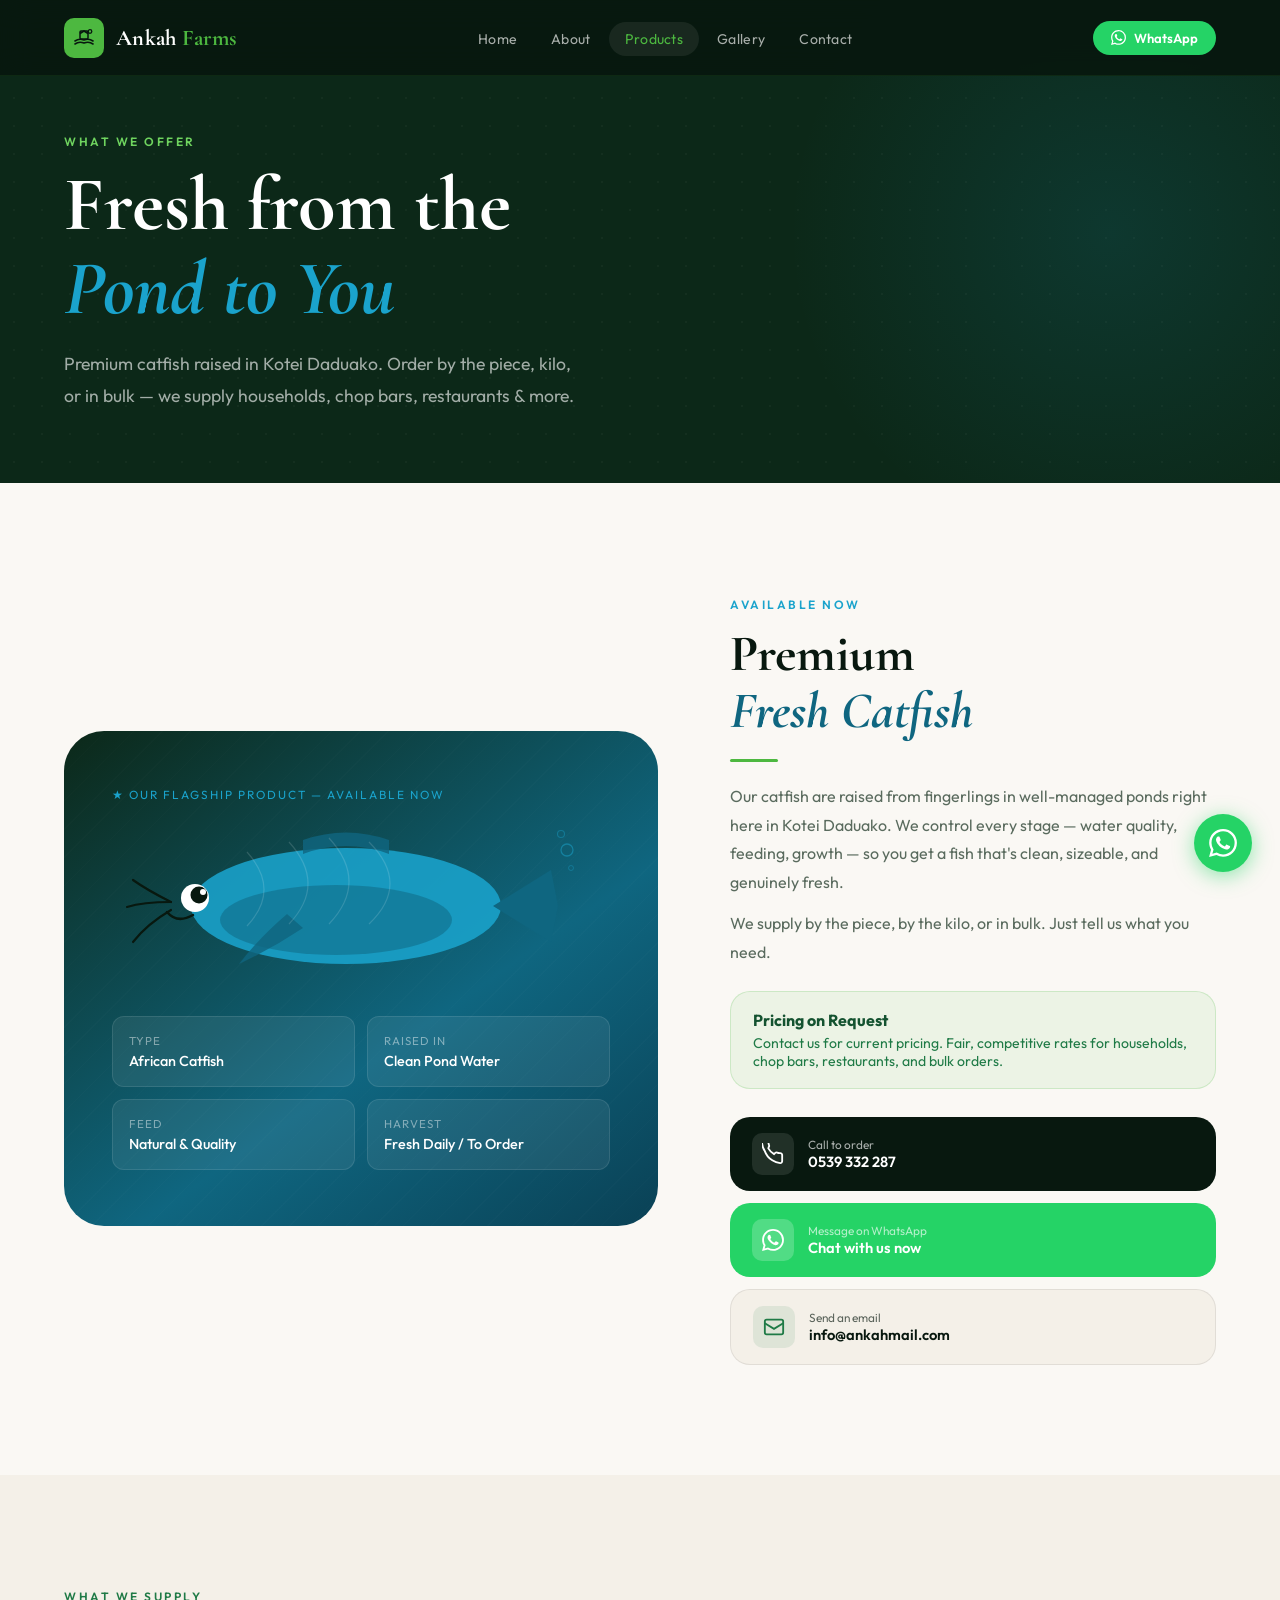
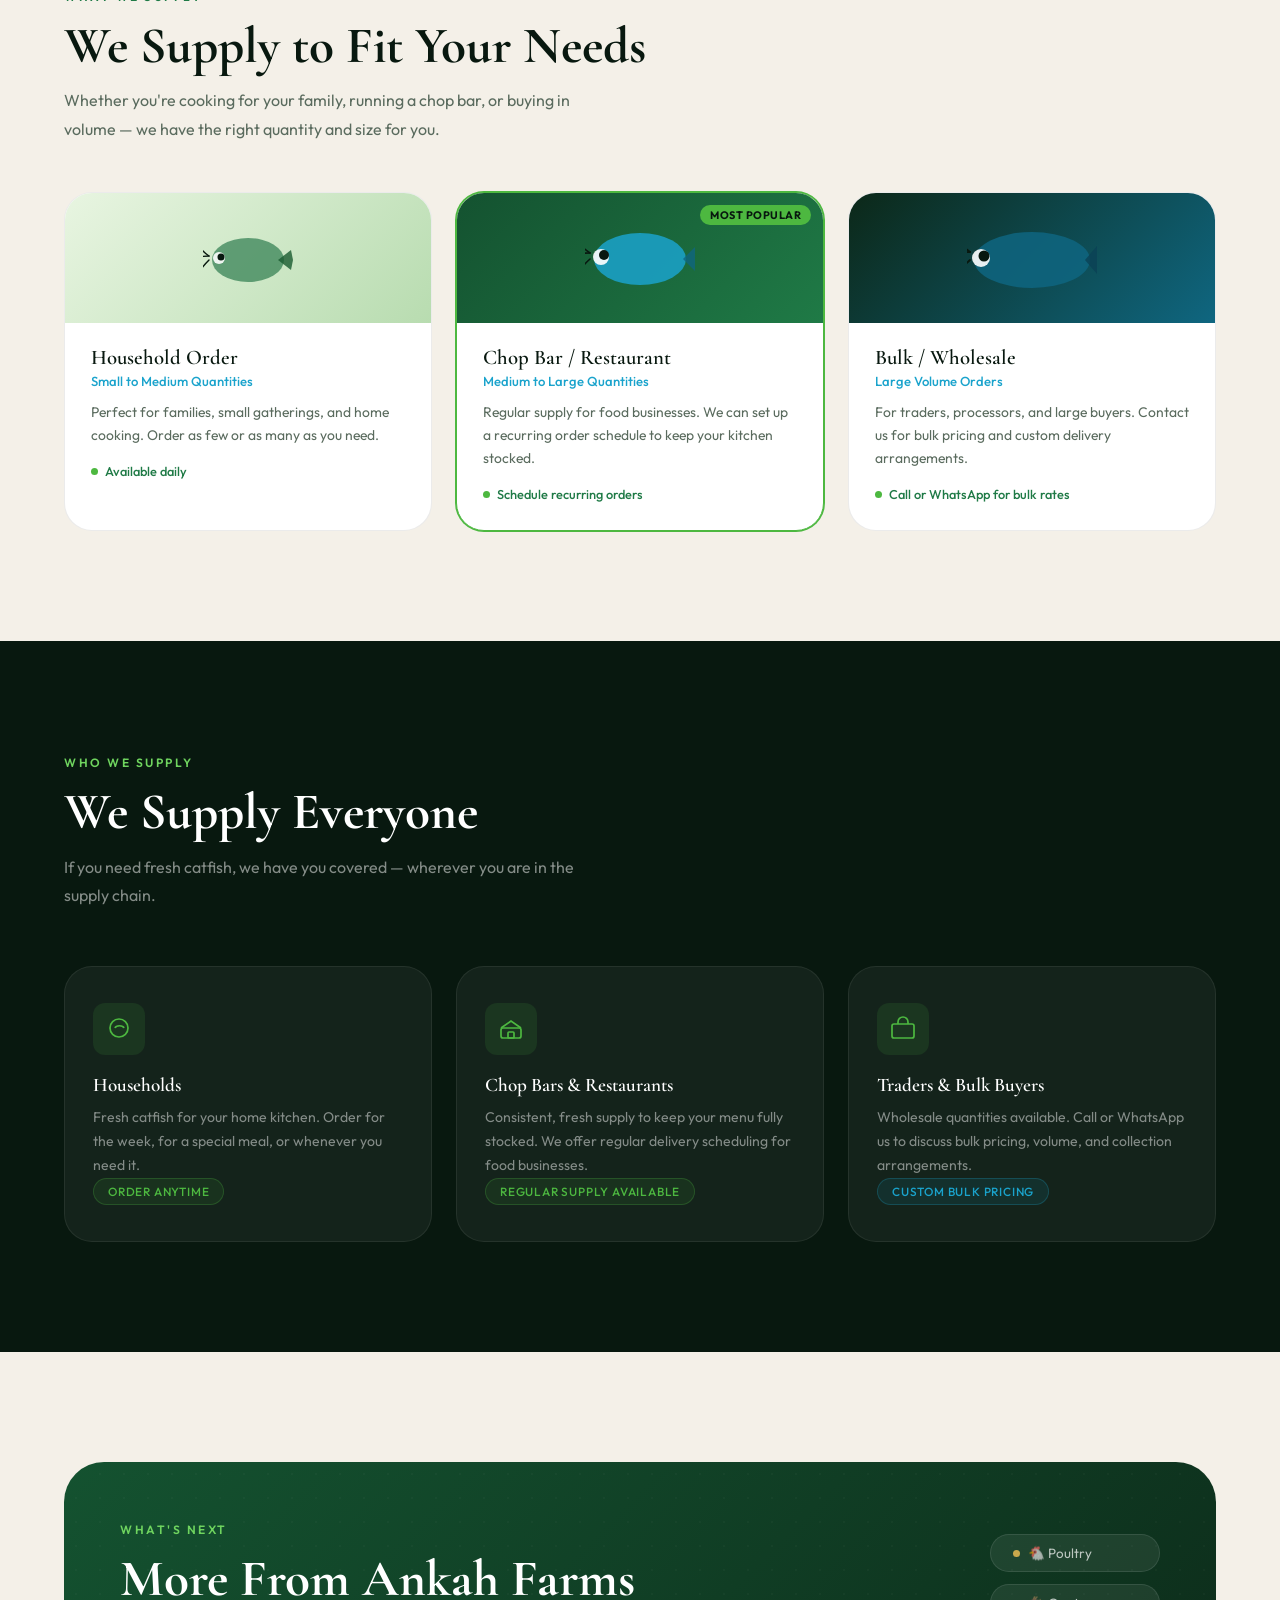
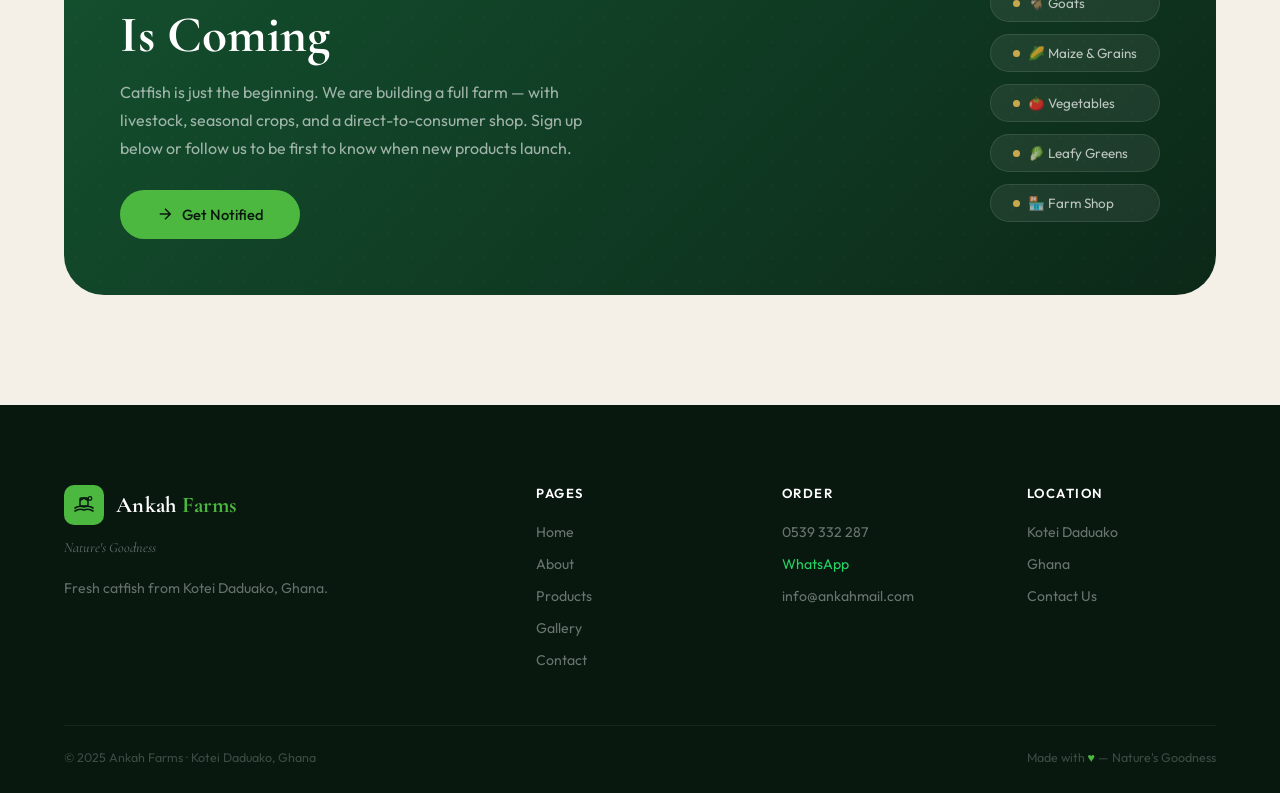
<file: products.html>
<!DOCTYPE html>
<html lang="en">
<head>
<meta charset="UTF-8">
<meta name="viewport" content="width=device-width, initial-scale=1.0">
<title>Products – Ankah Farms | Fresh Catfish & Future Produce</title>
<meta name="description" content="Order fresh catfish directly from Ankah Farms in Kotei Daduako. Bulk buyers, restaurants, and households welcome.">
<link rel="stylesheet" href="style.css">
<style>
.prod-hero-glow {
  position: absolute; width: 700px; height: 700px; border-radius: 50%;
  background: radial-gradient(circle, rgba(26,163,204,0.13) 0%, transparent 65%);
  right: -180px; bottom: -100px; pointer-events: none;
}

/* MAIN PRODUCT */
.catfish-feature { background: var(--offwhite); }
.feature-layout { display: grid; grid-template-columns: 1.1fr 0.9fr; gap: 72px; align-items: center; }

.catfish-hero-card {
  background: linear-gradient(145deg, var(--deep) 0%, var(--water) 60%, #0a4155 100%);
  border-radius: var(--r-xl); padding: 56px 48px;
  position: relative; overflow: hidden;
}
.catfish-hero-card::before {
  content: ''; position: absolute; inset: 0;
  background: repeating-linear-gradient(-45deg,
    rgba(255,255,255,0.012) 0, rgba(255,255,255,0.012) 1px,
    transparent 1px, transparent 20px);
}
.catfish-hero-card .clabel {
  color: var(--aqua); font-size: 0.74rem; letter-spacing: 2px;
  text-transform: uppercase; margin-bottom: 22px; position: relative; z-index: 2;
}
.main-fish-svg { width: 100%; height: 160px; position: relative; z-index: 2; animation: swim 5s ease-in-out infinite; }
.catfish-meta { display: grid; grid-template-columns: 1fr 1fr; gap: 12px; margin-top: 28px; position: relative; z-index: 2; }
.catfish-meta-item {
  background: rgba(255,255,255,0.07); border: 1px solid rgba(255,255,255,0.1);
  border-radius: var(--r-sm); padding: 16px;
}
.catfish-meta-item .mk { color: rgba(255,255,255,0.45); font-size: 0.72rem; text-transform: uppercase; letter-spacing: 1px; margin-bottom: 4px; }
.catfish-meta-item .mv { color: #fff; font-weight: 500; font-size: 0.9rem; }

.price-note {
  background: rgba(77,184,64,0.08); border: 1px solid rgba(77,184,64,0.2);
  border-radius: var(--r-md); padding: 18px 22px; margin: 24px 0 28px;
  font-size: 0.88rem; color: var(--leaf);
}
.price-note strong { display: block; font-size: 1rem; color: var(--forest); margin-bottom: 4px; }

.order-actions { display: flex; flex-direction: column; gap: 12px; }
.order-btn {
  display: flex; align-items: center; gap: 14px;
  padding: 16px 22px; border-radius: var(--r-md);
  text-decoration: none; transition: all 0.25s; width: 100%;
  font-family: 'Outfit', sans-serif;
}
.order-btn-icon {
  width: 42px; height: 42px; border-radius: 10px; flex-shrink: 0;
  display: flex; align-items: center; justify-content: center;
}
.order-btn-icon svg { width: 22px; height: 22px; }
.order-btn-text .obt { display: block; font-size: 0.74rem; opacity: 0.65; }
.order-btn-text .obv { display: block; font-size: 0.92rem; font-weight: 600; }
.order-btn.call { background: var(--ink); color: #fff; }
.order-btn.call:hover { transform: translateX(4px); box-shadow: 0 4px 20px rgba(0,0,0,0.2); }
.order-btn.call .order-btn-icon { background: rgba(255,255,255,0.1); }
.order-btn.wa { background: #25d366; color: #fff; }
.order-btn.wa:hover { background: #20bc5a; transform: translateX(4px); }
.order-btn.wa .order-btn-icon { background: rgba(255,255,255,0.2); }
.order-btn.email { background: var(--cream); color: var(--ink); border: 1px solid var(--border); }
.order-btn.email:hover { border-color: var(--leaf); transform: translateX(4px); }
.order-btn.email .order-btn-icon { background: rgba(31,122,70,0.1); }

/* SIZES */
.sizes-section { background: var(--cream); }
.sizes-grid { display: grid; grid-template-columns: repeat(3,1fr); gap: 24px; margin-top: 48px; }
.size-card {
  background: #fff; border-radius: var(--r-lg); overflow: hidden;
  border: 1px solid var(--border); transition: transform 0.3s, box-shadow 0.3s;
}
.size-card:hover { transform: translateY(-5px); box-shadow: var(--shadow-lg); }
.size-card.featured { border-color: var(--lime); box-shadow: 0 0 0 1px var(--lime); }
.size-card-top {
  height: 130px; display: flex; align-items: center; justify-content: center;
  position: relative;
}
.size-card:nth-child(1) .size-card-top { background: linear-gradient(135deg,#e8f5e1,#b8dcb0); }
.size-card:nth-child(2) .size-card-top { background: linear-gradient(135deg,var(--forest),var(--leaf)); }
.size-card:nth-child(3) .size-card-top { background: linear-gradient(135deg,var(--deep),var(--water)); }
.best-badge {
  position: absolute; top: 12px; right: 12px;
  background: var(--lime); color: var(--ink);
  font-size: 0.68rem; font-weight: 700; padding: 3px 10px; border-radius: 100px;
  text-transform: uppercase; letter-spacing: 0.5px;
}
.size-card-body { padding: 24px 26px 28px; }
.size-card-body h3 { font-size: 1.3rem; margin-bottom: 4px; }
.size-card-body .weight { color: var(--aqua); font-size: 0.82rem; font-weight: 500; margin-bottom: 12px; }
.size-card-body p { font-size: 0.87rem; line-height: 1.65; }
.avail {
  display: flex; align-items: center; gap: 7px;
  margin-top: 16px; font-size: 0.8rem; color: var(--leaf); font-weight: 500;
}
.avail-dot { width: 7px; height: 7px; background: var(--lime); border-radius: 50%; animation: pulse 2s infinite; }

/* WHO BUYS */
.buyers { background: var(--ink); }
.buyers h2 { color: #fff; }
.buyers > p { color: rgba(255,255,255,0.5); margin: 12px 0 56px; max-width: 520px; }
.buyers-grid { display: grid; grid-template-columns: repeat(3,1fr); gap: 24px; }
.buyer-card {
  background: rgba(255,255,255,0.05); border: 1px solid rgba(255,255,255,0.07);
  border-radius: var(--r-lg); padding: 36px 28px;
  transition: background 0.3s, border-color 0.3s, transform 0.3s;
}
.buyer-card:hover { background: rgba(77,184,64,0.07); border-color: rgba(77,184,64,0.2); transform: translateY(-4px); }
.buyer-icon {
  width: 52px; height: 52px; border-radius: var(--r-sm);
  background: rgba(77,184,64,0.12); margin-bottom: 20px;
  display: flex; align-items: center; justify-content: center;
}
.buyer-icon svg { width: 26px; height: 26px; }
.buyer-card h3 { color: #fff; font-size: 1.2rem; margin-bottom: 10px; }
.buyer-card p { color: rgba(255,255,255,0.48); font-size: 0.88rem; line-height: 1.7; }

/* FUTURE */
.future-products { background: var(--cream); }
.future-banner {
  background: linear-gradient(135deg, var(--forest) 0%, var(--deep) 100%);
  border-radius: var(--r-xl); padding: 56px;
  display: grid; grid-template-columns: 1fr auto; gap: 40px; align-items: center;
  position: relative; overflow: hidden;
}
.future-banner::before {
  content: ''; position: absolute; inset: 0; pointer-events: none;
  background-image: radial-gradient(rgba(255,255,255,0.025) 1px, transparent 1px);
  background-size: 24px 24px;
}
.future-banner-text { position: relative; z-index: 2; }
.future-banner-text h2 { color: #fff; margin-bottom: 14px; }
.future-banner-text p { color: rgba(255,255,255,0.6); max-width: 480px; font-size: 1rem; line-height: 1.75; }
.future-pills { position: relative; z-index: 2; display: flex; flex-direction: column; gap: 12px; }
.fpill {
  background: rgba(255,255,255,0.07); border: 1px solid rgba(255,255,255,0.1);
  border-radius: 100px; padding: 10px 22px; color: rgba(255,255,255,0.7);
  font-size: 0.84rem; white-space: nowrap; display: flex; align-items: center; gap: 8px;
}
.fpill::before { content: ''; width: 7px; height: 7px; border-radius: 50%; background: var(--gold); flex-shrink: 0; }

@media (max-width: 1024px) {
  .feature-layout { grid-template-columns: 1fr; gap: 40px; }
  .sizes-grid, .buyers-grid { grid-template-columns: 1fr; max-width: 440px; }
  .future-banner { grid-template-columns: 1fr; padding: 36px; }
  .future-pills { flex-direction: row; flex-wrap: wrap; }
}
</style>
</head>
<body>

<!-- NAV -->
<nav class="nav" id="nav">
  <a href="index.html" class="nav-logo">
    <div class="nav-logo-mark"><svg viewBox="0 0 24 24" fill="none"><path d="M3 15 Q7 12 12 14 Q17 12 21 15" stroke="#08180f" stroke-width="1.6" stroke-linecap="round" fill="none"/><path d="M3 18 Q7 15 12 17 Q17 15 21 18" stroke="#08180f" stroke-width="1.6" stroke-linecap="round" fill="none"/><rect x="8" y="5" width="8" height="8" rx="1" stroke="#08180f" stroke-width="1.5" fill="none"/><path d="M8 7.5L12 5L16 7.5" stroke="#08180f" stroke-width="1.5" fill="none"/><circle cx="18" cy="5.5" r="1.8" stroke="#08180f" stroke-width="1.3" fill="none"/></svg></div>
    <span class="nav-logo-text">Ankah <span>Farms</span></span>
  </a>
  <ul class="nav-links">
    <li><a href="index.html">Home</a></li>
    <li><a href="about.html">About</a></li>
    <li><a href="products.html" class="active">Products</a></li>
    <li><a href="gallery.html">Gallery</a></li>
    <li><a href="contact.html">Contact</a></li>
  </ul>
  <div class="nav-actions">
    <a href="https://wa.me/233539332287" target="_blank" class="nav-wa"><svg viewBox="0 0 24 24" fill="currentColor" width="15" height="15"><path d="M17.472 14.382c-.297-.149-1.758-.867-2.03-.967-.273-.099-.471-.148-.67.15-.197.297-.767.966-.94 1.164-.173.199-.347.223-.644.075-.297-.15-1.255-.463-2.39-1.475-.883-.788-1.48-1.761-1.653-2.059-.173-.297-.018-.458.13-.606.134-.133.298-.347.446-.52.149-.174.198-.298.298-.497.099-.198.05-.371-.025-.52-.075-.149-.669-1.612-.916-2.207-.242-.579-.487-.5-.669-.51-.173-.008-.371-.01-.57-.01-.198 0-.52.074-.792.372-.272.297-1.04 1.016-1.04 2.479 0 1.462 1.065 2.875 1.213 3.074.149.198 2.096 3.2 5.077 4.487.709.306 1.262.489 1.694.625.712.227 1.36.195 1.871.118.571-.085 1.758-.719 2.006-1.413.248-.694.248-1.289.173-1.413-.074-.124-.272-.198-.57-.347m-5.421 7.403h-.004a9.87 9.87 0 01-5.031-1.378l-.361-.214-3.741.982.998-3.648-.235-.374a9.86 9.86 0 01-1.51-5.26c.001-5.45 4.436-9.884 9.888-9.884 2.64 0 5.122 1.03 6.988 2.898a9.825 9.825 0 012.893 6.994c-.003 5.45-4.437 9.884-9.885 9.884m8.413-18.297A11.815 11.815 0 0012.05 0C5.495 0 .16 5.335.157 11.892c0 2.096.547 4.142 1.588 5.945L.057 24l6.305-1.654a11.882 11.882 0 005.683 1.448h.005c6.554 0 11.89-5.335 11.893-11.893a11.821 11.821 0 00-3.48-8.413z"/></svg>WhatsApp</a>
    <button class="nav-toggle" id="navToggle"><span></span><span></span><span></span></button>
  </div>
</nav>
<div class="mobile-menu" id="mobileMenu">
  <button class="mobile-menu-close" id="mobileClose">×</button>
  <a href="index.html">Home</a><a href="about.html">About</a><a href="products.html">Products</a><a href="gallery.html">Gallery</a><a href="contact.html">Contact</a>
  <a href="https://wa.me/233539332287" target="_blank" style="color:#25d366">WhatsApp Us</a>
</div>

<!-- HERO -->
<section class="page-hero">
  <div class="prod-hero-glow"></div>
  <div class="page-hero-content anim-up">
    <span class="section-tag light">What We Offer</span>
    <h1>Fresh from the<br/><em style="font-style:italic;color:var(--aqua)">Pond to You</em></h1>
    <p>Premium catfish raised in Kotei Daduako. Order by the piece, kilo, or in bulk — we supply households, chop bars, restaurants & more.</p>
  </div>
</section>

<!-- CATFISH FEATURE -->
<section class="catfish-feature section">
  <div class="feature-layout">
    <div class="catfish-hero-card" data-aos>
      <div class="clabel">★ Our Flagship Product — Available Now</div>
      <svg class="main-fish-svg" viewBox="0 0 420 160" fill="none" xmlns="http://www.w3.org/2000/svg">
        <ellipse cx="195" cy="82" rx="155" ry="58" fill="#1aa3cc" opacity="0.88"/>
        <ellipse cx="185" cy="96" rx="116" ry="35" fill="#0f6680" opacity="0.5"/>
        <path d="M342 82 L400 46 L407 82 L400 118 Z" fill="#0f6680"/>
        <path d="M152 16 Q195 1 238 16 L238 30 Q195 14 152 30 Z" fill="#0f6680" opacity="0.8"/>
        <path d="M136 90 Q108 114 88 140 Q122 124 152 104 Z" fill="#0f6680" opacity="0.8"/>
        <circle cx="44" cy="74" r="14" fill="#fff"/>
        <circle cx="48" cy="71" r="8.5" fill="#08180f"/>
        <circle cx="52" cy="68" r="3" fill="#fff"/>
        <path d="M16 88 Q26 100 42 91" stroke="#08180f" stroke-width="2.5" fill="none" stroke-linecap="round"/>
        <path d="M20 78 Q-4 66 -18 56" stroke="#08180f" stroke-width="2.2" stroke-linecap="round" fill="none"/>
        <path d="M20 78 Q-8 78 -24 83" stroke="#08180f" stroke-width="2.2" stroke-linecap="round" fill="none"/>
        <path d="M20 86 Q-4 100 -18 118" stroke="#08180f" stroke-width="2.2" stroke-linecap="round" fill="none"/>
        <path d="M96 28 Q130 66 96 102" stroke="#fff" stroke-width="1.2" opacity="0.14" fill="none"/>
        <path d="M138 18 Q176 60 138 100" stroke="#fff" stroke-width="1.2" opacity="0.14" fill="none"/>
        <path d="M178 14 Q218 58 178 100" stroke="#fff" stroke-width="1.2" opacity="0.14" fill="none"/>
        <path d="M218 18 Q260 60 218 100" stroke="#fff" stroke-width="1.2" opacity="0.14" fill="none"/>
        <circle cx="416" cy="26" r="6"   stroke="#1aa3cc" stroke-width="1.3" fill="none" opacity="0.5"/>
        <circle cx="410" cy="10" r="3.5" stroke="#1aa3cc" stroke-width="1.1" fill="none" opacity="0.4"/>
        <circle cx="420" cy="44" r="2.5" stroke="#1aa3cc" stroke-width="1"   fill="none" opacity="0.35"/>
      </svg>
      <div class="catfish-meta">
        <div class="catfish-meta-item"><div class="mk">Type</div><div class="mv">African Catfish</div></div>
        <div class="catfish-meta-item"><div class="mk">Raised In</div><div class="mv">Clean Pond Water</div></div>
        <div class="catfish-meta-item"><div class="mk">Feed</div><div class="mv">Natural & Quality</div></div>
        <div class="catfish-meta-item"><div class="mk">Harvest</div><div class="mv">Fresh Daily / To Order</div></div>
      </div>
    </div>

    <div data-aos>
      <span class="section-tag aqua">Available Now</span>
      <h2>Premium<br/><em style="font-style:italic;color:var(--water)">Fresh Catfish</em></h2>
      <div class="divider"></div>
      <p>Our catfish are raised from fingerlings in well-managed ponds right here in Kotei Daduako. We control every stage — water quality, feeding, growth — so you get a fish that's clean, sizeable, and genuinely fresh.</p>
      <p style="margin-top:12px">We supply by the piece, by the kilo, or in bulk. Just tell us what you need.</p>
      <div class="price-note">
        <strong>Pricing on Request</strong>
        Contact us for current pricing. Fair, competitive rates for households, chop bars, restaurants, and bulk orders.
      </div>
      <div class="order-actions">
        <a href="tel:+233539332287" class="order-btn call">
          <div class="order-btn-icon"><svg viewBox="0 0 24 24" fill="none" stroke="#fff" stroke-width="2"><path d="M22 16.92v3a2 2 0 01-2.18 2 19.79 19.79 0 01-8.63-3.07A19.5 19.5 0 013.07 8.81a19.79 19.79 0 01-3.07-8.68 2 2 0 012-2.18h3a2 2 0 012 1.72c.127.96.361 1.903.7 2.81a2 2 0 01-.45 2.11L6.91 5.84a16 16 0 006.29 6.29l1.28-1.28a2 2 0 012.11-.45c.907.339 1.85.573 2.81.7A2 2 0 0122 12.92v4z"/></svg></div>
          <div class="order-btn-text"><span class="obt">Call to order</span><span class="obv">0539 332 287</span></div>
        </a>
        <a href="https://wa.me/233539332287?text=Hi%20Ankah%20Farms!%20I'd%20like%20to%20order%20catfish." target="_blank" class="order-btn wa">
          <div class="order-btn-icon"><svg viewBox="0 0 24 24" fill="white"><path d="M17.472 14.382c-.297-.149-1.758-.867-2.03-.967-.273-.099-.471-.148-.67.15-.197.297-.767.966-.94 1.164-.173.199-.347.223-.644.075-.297-.15-1.255-.463-2.39-1.475-.883-.788-1.48-1.761-1.653-2.059-.173-.297-.018-.458.13-.606.134-.133.298-.347.446-.52.149-.174.198-.298.298-.497.099-.198.05-.371-.025-.52-.075-.149-.669-1.612-.916-2.207-.242-.579-.487-.5-.669-.51-.173-.008-.371-.01-.57-.01-.198 0-.52.074-.792.372-.272.297-1.04 1.016-1.04 2.479 0 1.462 1.065 2.875 1.213 3.074.149.198 2.096 3.2 5.077 4.487.709.306 1.262.489 1.694.625.712.227 1.36.195 1.871.118.571-.085 1.758-.719 2.006-1.413.248-.694.248-1.289.173-1.413-.074-.124-.272-.198-.57-.347m-5.421 7.403h-.004a9.87 9.87 0 01-5.031-1.378l-.361-.214-3.741.982.998-3.648-.235-.374a9.86 9.86 0 01-1.51-5.26c.001-5.45 4.436-9.884 9.888-9.884 2.64 0 5.122 1.03 6.988 2.898a9.825 9.825 0 012.893 6.994c-.003 5.45-4.437 9.884-9.885 9.884m8.413-18.297A11.815 11.815 0 0012.05 0C5.495 0 .16 5.335.157 11.892c0 2.096.547 4.142 1.588 5.945L.057 24l6.305-1.654a11.882 11.882 0 005.683 1.448h.005c6.554 0 11.89-5.335 11.893-11.893a11.821 11.821 0 00-3.48-8.413z"/></svg></div>
          <div class="order-btn-text"><span class="obt">Message on WhatsApp</span><span class="obv">Chat with us now</span></div>
        </a>
        <a href="mailto:info@ankahmail.com?subject=Catfish%20Order%20Enquiry" class="order-btn email">
          <div class="order-btn-icon"><svg viewBox="0 0 24 24" fill="none" stroke="#1f7a46" stroke-width="2"><rect x="2" y="4" width="20" height="16" rx="2"/><path d="M2 8l10 6 10-6"/></svg></div>
          <div class="order-btn-text"><span class="obt">Send an email</span><span class="obv">info@ankahmail.com</span></div>
        </a>
      </div>
    </div>
  </div>
</section>

<!-- SIZES -->
<section class="sizes-section section">
  <span class="section-tag">What We Supply</span>
  <h2>We Supply to Fit Your Needs</h2>
  <p style="max-width:540px;margin-top:12px">Whether you're cooking for your family, running a chop bar, or buying in volume — we have the right quantity and size for you.</p>
  <div class="sizes-grid">
    <div class="size-card" data-aos>
      <div class="size-card-top">
        <svg width="90" height="60" viewBox="0 0 90 60" fill="none">
          <ellipse cx="45" cy="32" rx="36" ry="22" fill="#2e7d4f" opacity="0.7"/>
          <circle cx="16" cy="30" r="6" fill="#fff" opacity="0.9"/>
          <circle cx="18" cy="29" r="3.5" fill="#08180f"/>
          <path d="M75 32 L88 22 L90 32 L88 42Z" fill="#1a5c30" opacity="0.8"/>
          <path d="M6 28 Q0 24 -4 18" stroke="#08180f" stroke-width="1.4" stroke-linecap="round" fill="none"/>
          <path d="M6 28 Q-2 28 -6 30" stroke="#08180f" stroke-width="1.4" stroke-linecap="round" fill="none"/>
          <path d="M6 32 Q0 38 -4 44" stroke="#08180f" stroke-width="1.4" stroke-linecap="round" fill="none"/>
        </svg>
      </div>
      <div class="size-card-body">
        <h3>Household Order</h3>
        <div class="weight">Small to Medium Quantities</div>
        <p>Perfect for families, small gatherings, and home cooking. Order as few or as many as you need.</p>
        <div class="avail"><div class="avail-dot"></div> Available daily</div>
      </div>
    </div>
    <div class="size-card featured" data-aos>
      <div class="size-card-top">
        <div class="best-badge">Most Popular</div>
        <svg width="110" height="65" viewBox="0 0 110 65" fill="none">
          <ellipse cx="55" cy="34" rx="46" ry="26" fill="#1aa3cc" opacity="0.85"/>
          <circle cx="16" cy="32" r="8" fill="#fff" opacity="0.9"/>
          <circle cx="19" cy="30" r="5" fill="#08180f"/>
          <path d="M98 34 L110 22 L113 34 L110 46Z" fill="#0f6680" opacity="0.8"/>
          <path d="M5 28 Q-4 22 -10 14" stroke="#08180f" stroke-width="1.6" stroke-linecap="round" fill="none"/>
          <path d="M5 28 Q-6 28 -12 30" stroke="#08180f" stroke-width="1.6" stroke-linecap="round" fill="none"/>
          <path d="M5 34 Q-4 42 -10 52" stroke="#08180f" stroke-width="1.6" stroke-linecap="round" fill="none"/>
        </svg>
      </div>
      <div class="size-card-body">
        <h3>Chop Bar / Restaurant</h3>
        <div class="weight">Medium to Large Quantities</div>
        <p>Regular supply for food businesses. We can set up a recurring order schedule to keep your kitchen stocked.</p>
        <div class="avail"><div class="avail-dot"></div> Schedule recurring orders</div>
      </div>
    </div>
    <div class="size-card" data-aos>
      <div class="size-card-top">
        <svg width="130" height="68" viewBox="0 0 130 68" fill="none">
          <ellipse cx="65" cy="36" rx="58" ry="28" fill="#0f6680" opacity="0.85"/>
          <circle cx="14" cy="34" r="9" fill="#fff" opacity="0.9"/>
          <circle cx="17" cy="32" r="5.5" fill="#08180f"/>
          <path d="M118 36 L130 22 L134 36 L130 50Z" fill="#0a4155" opacity="0.8"/>
          <path d="M3 28 Q-8 20 -16 10" stroke="#08180f" stroke-width="1.8" stroke-linecap="round" fill="none"/>
          <path d="M3 28 Q-10 28 -18 31" stroke="#08180f" stroke-width="1.8" stroke-linecap="round" fill="none"/>
          <path d="M3 36 Q-8 46 -16 58" stroke="#08180f" stroke-width="1.8" stroke-linecap="round" fill="none"/>
        </svg>
      </div>
      <div class="size-card-body">
        <h3>Bulk / Wholesale</h3>
        <div class="weight">Large Volume Orders</div>
        <p>For traders, processors, and large buyers. Contact us for bulk pricing and custom delivery arrangements.</p>
        <div class="avail"><div class="avail-dot"></div> Call or WhatsApp for bulk rates</div>
      </div>
    </div>
  </div>
</section>

<!-- WHO BUYS -->
<section class="buyers section">
  <span class="section-tag light">Who We Supply</span>
  <h2>We Supply Everyone</h2>
  <p>If you need fresh catfish, we have you covered — wherever you are in the supply chain.</p>
  <div class="buyers-grid">
    <div class="buyer-card" data-aos>
      <div class="buyer-icon"><svg viewBox="0 0 26 26" fill="none" stroke="#4db840" stroke-width="1.7"><path d="M13 3C8 3 4 7 4 12s4 9 9 9 9-4 9-9-4-9-9-9z"/><path d="M9 12c1-3 8-3 9 0"/></svg></div>
      <h3>Households</h3>
      <p>Fresh catfish for your home kitchen. Order for the week, for a special meal, or whenever you need it.</p>
      <span class="chip chip-green">Order Anytime</span>
    </div>
    <div class="buyer-card" data-aos>
      <div class="buyer-icon"><svg viewBox="0 0 26 26" fill="none" stroke="#4db840" stroke-width="1.7"><rect x="3" y="12" width="20" height="10" rx="2"/><path d="M3 12 L13 5 L23 12"/><rect x="10" y="16" width="6" height="6" rx="1"/></svg></div>
      <h3>Chop Bars & Restaurants</h3>
      <p>Consistent, fresh supply to keep your menu fully stocked. We offer regular delivery scheduling for food businesses.</p>
      <span class="chip chip-green">Regular Supply Available</span>
    </div>
    <div class="buyer-card" data-aos>
      <div class="buyer-icon"><svg viewBox="0 0 26 26" fill="none" stroke="#4db840" stroke-width="1.7"><rect x="2" y="8" width="22" height="14" rx="2"/><path d="M8 8V6a5 5 0 0110 0v2"/></svg></div>
      <h3>Traders & Bulk Buyers</h3>
      <p>Wholesale quantities available. Call or WhatsApp us to discuss bulk pricing, volume, and collection arrangements.</p>
      <span class="chip chip-aqua">Custom Bulk Pricing</span>
    </div>
  </div>
</section>

<!-- FUTURE PRODUCTS -->
<section class="future-products section">
  <div class="future-banner">
    <div class="future-banner-text">
      <span class="section-tag light" style="margin-bottom:14px">What's Next</span>
      <h2>More From Ankah Farms<br/>Is Coming</h2>
      <p>Catfish is just the beginning. We are building a full farm — with livestock, seasonal crops, and a direct-to-consumer shop. Sign up below or follow us to be first to know when new products launch.</p>
      <a href="contact.html" class="btn btn-primary" style="margin-top:28px">
        <svg viewBox="0 0 24 24" fill="none" stroke="currentColor" stroke-width="2"><path d="M5 12h14M12 5l7 7-7 7"/></svg>
        Get Notified
      </a>
    </div>
    <div class="future-pills">
      <div class="fpill">🐔 Poultry</div>
      <div class="fpill">🐐 Goats</div>
      <div class="fpill">🌽 Maize & Grains</div>
      <div class="fpill">🍅 Vegetables</div>
      <div class="fpill">🥬 Leafy Greens</div>
      <div class="fpill">🏪 Farm Shop</div>
    </div>
  </div>
</section>

<!-- FOOTER -->
<footer class="footer">
  <div class="footer-grid">
    <div class="footer-brand">
      <a href="index.html" class="nav-logo"><div class="nav-logo-mark"><svg viewBox="0 0 24 24" fill="none"><path d="M3 15 Q7 12 12 14 Q17 12 21 15" stroke="#08180f" stroke-width="1.6" stroke-linecap="round" fill="none"/><path d="M3 18 Q7 15 12 17 Q17 15 21 18" stroke="#08180f" stroke-width="1.6" stroke-linecap="round" fill="none"/><rect x="8" y="5" width="8" height="8" rx="1" stroke="#08180f" stroke-width="1.5" fill="none"/><path d="M8 7.5L12 5L16 7.5" stroke="#08180f" stroke-width="1.5" fill="none"/><circle cx="18" cy="5.5" r="1.8" stroke="#08180f" stroke-width="1.3" fill="none"/></svg></div><span class="nav-logo-text">Ankah <span>Farms</span></span></a>
      <p class="footer-brand-tagline">Nature's Goodness</p>
      <p>Fresh catfish from Kotei Daduako, Ghana.</p>
    </div>
    <div class="footer-col"><h5>Pages</h5><ul><li><a href="index.html">Home</a></li><li><a href="about.html">About</a></li><li><a href="products.html">Products</a></li><li><a href="gallery.html">Gallery</a></li><li><a href="contact.html">Contact</a></li></ul></div>
    <div class="footer-col"><h5>Order</h5><ul><li><a href="tel:+233539332287">0539 332 287</a></li><li><a href="https://wa.me/233539332287" class="wa-link" target="_blank">WhatsApp</a></li><li><a href="mailto:info@ankahmail.com">info@ankahmail.com</a></li></ul></div>
    <div class="footer-col"><h5>Location</h5><ul><li><a href="#">Kotei Daduako</a></li><li><a href="#">Ghana</a></li><li><a href="contact.html">Contact Us</a></li></ul></div>
  </div>
  <div class="footer-bottom"><span>© 2025 Ankah Farms · Kotei Daduako, Ghana</span><span>Made with <span class="lime">♥</span> — Nature's Goodness</span></div>
</footer>

<a href="https://wa.me/233539332287" target="_blank" class="wa-float"><svg viewBox="0 0 24 24" fill="currentColor"><path d="M17.472 14.382c-.297-.149-1.758-.867-2.03-.967-.273-.099-.471-.148-.67.15-.197.297-.767.966-.94 1.164-.173.199-.347.223-.644.075-.297-.15-1.255-.463-2.39-1.475-.883-.788-1.48-1.761-1.653-2.059-.173-.297-.018-.458.13-.606.134-.133.298-.347.446-.52.149-.174.198-.298.298-.497.099-.198.05-.371-.025-.52-.075-.149-.669-1.612-.916-2.207-.242-.579-.487-.5-.669-.51-.173-.008-.371-.01-.57-.01-.198 0-.52.074-.792.372-.272.297-1.04 1.016-1.04 2.479 0 1.462 1.065 2.875 1.213 3.074.149.198 2.096 3.2 5.077 4.487.709.306 1.262.489 1.694.625.712.227 1.36.195 1.871.118.571-.085 1.758-.719 2.006-1.413.248-.694.248-1.289.173-1.413-.074-.124-.272-.198-.57-.347m-5.421 7.403h-.004a9.87 9.87 0 01-5.031-1.378l-.361-.214-3.741.982.998-3.648-.235-.374a9.86 9.86 0 01-1.51-5.26c.001-5.45 4.436-9.884 9.888-9.884 2.64 0 5.122 1.03 6.988 2.898a9.825 9.825 0 012.893 6.994c-.003 5.45-4.437 9.884-9.885 9.884m8.413-18.297A11.815 11.815 0 0012.05 0C5.495 0 .16 5.335.157 11.892c0 2.096.547 4.142 1.588 5.945L.057 24l6.305-1.654a11.882 11.882 0 005.683 1.448h.005c6.554 0 11.89-5.335 11.893-11.893a11.821 11.821 0 00-3.48-8.413z"/></svg><span class="wa-tooltip">Chat on WhatsApp</span></a>
<script src="main.js"></script>
</body>
</html>
</file>
<file: style.css>
/* ═══════════════════════════════════════════════
   ANKAH FARMS — Global Stylesheet
   Nature's Goodness · Kotei Daduako, Ghana
═══════════════════════════════════════════════ */

@import url('https://fonts.googleapis.com/css2?family=Cormorant+Garamond:ital,wght@0,600;0,700;1,600;1,700&family=Outfit:wght@300;400;500;600&display=swap');

*, *::before, *::after { margin: 0; padding: 0; box-sizing: border-box; }

:root {
  --ink:     #08180f;
  --deep:    #0c2818;
  --forest:  #145230;
  --leaf:    #1f7a46;
  --lime:    #4db840;
  --bright:  #6fd45f;
  --water:   #0f6680;
  --aqua:    #1aa3cc;
  --cream:   #f4f0e8;
  --offwhite:#faf8f4;
  --gold:    #c9a84c;
  --muted:   #5a6b5e;
  --border:  rgba(0,0,0,0.08);
  --r-sm:    12px;
  --r-md:    20px;
  --r-lg:    28px;
  --r-xl:    40px;
  --shadow:  0 4px 24px rgba(0,0,0,0.08);
  --shadow-lg: 0 16px 64px rgba(0,0,0,0.12);
}

html { scroll-behavior: smooth; font-size: 16px; }
body {
  font-family: 'Outfit', sans-serif;
  background: var(--offwhite);
  color: var(--ink);
  overflow-x: hidden;
  -webkit-font-smoothing: antialiased;
}

::-webkit-scrollbar { width: 5px; }
::-webkit-scrollbar-track { background: var(--ink); }
::-webkit-scrollbar-thumb { background: var(--lime); border-radius: 3px; }

/* ── TYPOGRAPHY ── */
h1,h2,h3,h4 { font-family: 'Cormorant Garamond', serif; line-height: 1.1; }
h1 { font-size: clamp(3rem, 6vw, 5.5rem); font-weight: 700; }
h2 { font-size: clamp(2rem, 4vw, 3.2rem); font-weight: 700; }
h3 { font-size: clamp(1.3rem, 2.5vw, 1.8rem); font-weight: 600; }
p  { line-height: 1.8; color: var(--muted); }

/* ── NAVIGATION ── */
.nav {
  position: fixed; top: 0; left: 0; right: 0; z-index: 500;
  display: flex; align-items: center; justify-content: space-between;
  padding: 0 64px; height: 76px;
  background: rgba(8,24,15,0.96);
  backdrop-filter: blur(16px);
  border-bottom: 1px solid rgba(77,184,64,0.1);
  transition: height 0.3s, background 0.3s;
}
.nav.scrolled { height: 64px; background: rgba(8,24,15,0.99); }

.nav-logo { display: flex; align-items: center; gap: 12px; text-decoration: none; }
.nav-logo-mark {
  width: 40px; height: 40px; background: var(--lime); border-radius: 10px;
  display: flex; align-items: center; justify-content: center; flex-shrink: 0;
  transition: transform 0.2s;
}
.nav-logo:hover .nav-logo-mark { transform: rotate(-5deg) scale(1.05); }
.nav-logo-mark svg { width: 24px; height: 24px; }
.nav-logo-text {
  font-family: 'Cormorant Garamond', serif;
  font-size: 1.4rem; font-weight: 700; color: #fff; letter-spacing: 0.3px;
}
.nav-logo-text span { color: var(--lime); }

.nav-links { display: flex; gap: 2px; list-style: none; }
.nav-links a {
  color: rgba(255,255,255,0.65); text-decoration: none;
  font-size: 0.88rem; font-weight: 400; letter-spacing: 0.3px;
  padding: 8px 16px; border-radius: 100px;
  transition: color 0.2s, background 0.2s;
}
.nav-links a:hover, .nav-links a.active {
  color: #fff; background: rgba(255,255,255,0.07);
}
.nav-links a.active { color: var(--lime); }

.nav-actions { display: flex; align-items: center; gap: 10px; }
.nav-wa {
  display: flex; align-items: center; gap: 8px;
  background: #25d366; color: #fff;
  padding: 9px 18px; border-radius: 100px;
  font-size: 0.82rem; font-weight: 600; text-decoration: none;
  transition: all 0.2s;
}
.nav-wa:hover { background: #20bc5a; transform: translateY(-1px); }
.nav-wa svg { width: 15px; height: 15px; flex-shrink: 0; }

/* ── FLOATING WHATSAPP ── */
.wa-float {
  position: fixed; bottom: 28px; right: 28px; z-index: 400;
  width: 58px; height: 58px; border-radius: 50%;
  background: #25d366; color: #fff;
  display: flex; align-items: center; justify-content: center;
  box-shadow: 0 4px 20px rgba(37,211,102,0.5);
  text-decoration: none; transition: transform 0.25s, box-shadow 0.25s;
  animation: waPop 0.5s 1.5s ease both;
}
@keyframes waPop { from{opacity:0;transform:scale(0)} to{opacity:1;transform:scale(1)} }
.wa-float:hover { transform: scale(1.12); box-shadow: 0 6px 28px rgba(37,211,102,0.65); }
.wa-float svg { width: 28px; height: 28px; }
.wa-float .wa-tooltip {
  position: absolute; right: 70px; top: 50%; transform: translateY(-50%);
  background: var(--ink); color: #fff; font-size: 0.78rem; font-weight: 500;
  padding: 6px 14px; border-radius: 100px; white-space: nowrap;
  opacity: 0; pointer-events: none; transition: opacity 0.2s;
}
.wa-float:hover .wa-tooltip { opacity: 1; }

/* ── MOBILE NAV TOGGLE ── */
.nav-toggle {
  display: none; background: none; border: none; cursor: pointer;
  padding: 6px; flex-direction: column; gap: 5px;
}
.nav-toggle span {
  display: block; width: 24px; height: 2px;
  background: #fff; border-radius: 2px; transition: all 0.3s;
}

/* ── SECTION UTILITIES ── */
.section { padding: 110px 64px; }
.section-sm { padding: 72px 64px; }
.section-tag {
  display: inline-block;
  color: var(--leaf); font-size: 0.75rem; font-weight: 600;
  letter-spacing: 2.5px; text-transform: uppercase; margin-bottom: 14px;
}
.section-tag.light { color: var(--bright); }
.section-tag.aqua { color: var(--aqua); }

.chip {
  display: inline-flex; align-items: center; gap: 7px;
  padding: 5px 14px; border-radius: 100px;
  font-size: 0.74rem; font-weight: 500; letter-spacing: 0.8px;
  text-transform: uppercase;
}
.chip-gold { background: rgba(201,168,76,0.12); border: 1px solid rgba(201,168,76,0.3); color: var(--gold); }
.chip-green { background: rgba(77,184,64,0.1); border: 1px solid rgba(77,184,64,0.25); color: var(--lime); }
.chip-aqua { background: rgba(26,163,204,0.1); border: 1px solid rgba(26,163,204,0.25); color: var(--aqua); }

/* ── BUTTONS ── */
.btn {
  display: inline-flex; align-items: center; gap: 8px;
  padding: 15px 36px; border-radius: 100px;
  font-family: 'Outfit', sans-serif; font-size: 0.92rem; font-weight: 500;
  text-decoration: none; border: none; cursor: pointer;
  transition: all 0.25s; white-space: nowrap;
}
.btn-primary { background: var(--lime); color: var(--ink); }
.btn-primary:hover { background: var(--bright); transform: translateY(-2px); box-shadow: 0 8px 28px rgba(77,184,64,0.35); }
.btn-dark { background: var(--ink); color: #fff; }
.btn-dark:hover { background: #0f2518; transform: translateY(-2px); box-shadow: 0 8px 28px rgba(0,0,0,0.25); }
.btn-outline-white { border: 1.5px solid rgba(255,255,255,0.3); color: rgba(255,255,255,0.88); background: transparent; }
.btn-outline-white:hover { border-color: rgba(255,255,255,0.7); background: rgba(255,255,255,0.06); }
.btn-outline { border: 1.5px solid var(--border); color: var(--ink); background: transparent; }
.btn-outline:hover { border-color: var(--leaf); color: var(--leaf); }
.btn-wa { background: #25d366; color: #fff; }
.btn-wa:hover { background: #20bc5a; transform: translateY(-2px); box-shadow: 0 8px 28px rgba(37,211,102,0.35); }
.btn svg { width: 18px; height: 18px; flex-shrink: 0; }

/* ── PAGE HERO BASE ── */
.page-hero {
  min-height: 46vh; display: flex; align-items: flex-end;
  padding: 130px 64px 72px;
  background: var(--deep); position: relative; overflow: hidden;
}
.page-hero::before {
  content: ''; position: absolute; inset: 0;
  background-image: radial-gradient(rgba(255,255,255,0.03) 1px, transparent 1px);
  background-size: 28px 28px;
}
.page-hero-content { position: relative; z-index: 2; max-width: 680px; }
.page-hero h1 { color: #fff; margin-bottom: 16px; }
.page-hero p { color: rgba(255,255,255,0.62); font-size: 1.1rem; max-width: 520px; }

/* ── CARD BASE ── */
.card {
  background: #fff; border-radius: var(--r-lg);
  border: 1px solid var(--border);
  box-shadow: var(--shadow);
  overflow: hidden; transition: transform 0.3s, box-shadow 0.3s;
}
.card:hover { transform: translateY(-5px); box-shadow: var(--shadow-lg); }

/* ── DIVIDER ── */
.divider { width: 48px; height: 3px; background: var(--lime); border-radius: 2px; margin: 20px 0; }
.divider.center { margin: 20px auto; }

/* ── FOOTER ── */
.footer {
  background: var(--ink); padding: 80px 64px 0;
}
.footer-grid {
  display: grid; grid-template-columns: 2.2fr 1fr 1fr 1fr; gap: 56px;
  padding-bottom: 56px; border-bottom: 1px solid rgba(255,255,255,0.06);
}
.footer-brand-tagline {
  font-family: 'Cormorant Garamond', serif; font-style: italic;
  color: var(--lime); font-size: 1.05rem; margin: 10px 0 16px;
}
.footer-brand p { color: rgba(255,255,255,0.38); font-size: 0.88rem; line-height: 1.8; max-width: 280px; }
.footer-col h5 { color: #fff; font-size: 0.82rem; font-weight: 600; letter-spacing: 1.5px; text-transform: uppercase; margin-bottom: 20px; }
.footer-col ul { list-style: none; display: flex; flex-direction: column; gap: 12px; }
.footer-col ul li a { color: rgba(255,255,255,0.4); text-decoration: none; font-size: 0.88rem; transition: color 0.2s; }
.footer-col ul li a:hover { color: var(--lime); }
.footer-col ul li a.wa-link { color: #25d366; }
.footer-col ul li a.wa-link:hover { color: #4ddf85; }

.footer-bottom {
  display: flex; justify-content: space-between; align-items: center;
  padding: 24px 0 28px; color: rgba(255,255,255,0.22); font-size: 0.78rem;
}
.footer-bottom .lime { color: var(--lime); }

/* ── ANIMATIONS ── */
@keyframes fadeUp { from{opacity:0;transform:translateY(32px)} to{opacity:1;transform:translateY(0)} }
@keyframes fadeIn { from{opacity:0} to{opacity:1} }
@keyframes slideLeft { from{opacity:0;transform:translateX(32px)} to{opacity:1;transform:translateX(0)} }
@keyframes swim { 0%,100%{transform:translateX(0) rotate(-1.5deg)} 50%{transform:translateX(8px) rotate(1.5deg)} }
@keyframes pulse { 0%,100%{opacity:1;transform:scale(1)} 50%{opacity:0.45;transform:scale(1.35)} }
@keyframes ripple {
  0%{transform:scale(0.8);opacity:0.7}
  100%{transform:scale(2.2);opacity:0}
}
@keyframes float { 0%,100%{transform:translateY(0)} 50%{transform:translateY(-10px)} }

.anim-up { animation: fadeUp 0.8s ease both; }
.anim-up-d1 { animation: fadeUp 0.8s 0.1s ease both; }
.anim-up-d2 { animation: fadeUp 0.8s 0.2s ease both; }
.anim-up-d3 { animation: fadeUp 0.8s 0.35s ease both; }
.anim-up-d4 { animation: fadeUp 0.8s 0.5s ease both; }

/* ── RESPONSIVE ── */
@media (max-width: 1024px) {
  .nav { padding: 0 32px; }
  .section { padding: 80px 32px; }
  .section-sm { padding: 56px 32px; }
  .page-hero { padding: 120px 32px 56px; }
  .footer { padding: 64px 32px 0; }
  .footer-grid { grid-template-columns: 1fr 1fr; gap: 36px; }
}

@media (max-width: 768px) {
  .nav { padding: 0 24px; }
  .nav-links, .nav-actions .nav-wa { display: none; }
  .nav-toggle { display: flex; }
  .section { padding: 64px 24px; }
  .section-sm { padding: 48px 24px; }
  .page-hero { padding: 110px 24px 48px; min-height: 38vh; }
  .footer { padding: 48px 24px 0; }
  .footer-grid { grid-template-columns: 1fr; gap: 28px; }
  .footer-bottom { flex-direction: column; gap: 6px; text-align: center; }
  h1 { font-size: clamp(2.2rem, 8vw, 3.2rem); }
}

/* ── MOBILE MENU ── */
.mobile-menu {
  position: fixed; inset: 0; z-index: 490;
  background: rgba(8,24,15,0.98);
  display: flex; flex-direction: column; align-items: center; justify-content: center;
  gap: 32px;
  opacity: 0; pointer-events: none; transition: opacity 0.3s;
}
.mobile-menu.open { opacity: 1; pointer-events: all; }
.mobile-menu a {
  font-family: 'Cormorant Garamond', serif; font-size: 2.2rem; font-weight: 700;
  color: rgba(255,255,255,0.7); text-decoration: none; transition: color 0.2s;
}
.mobile-menu a:hover { color: var(--lime); }
.mobile-menu-close {
  position: absolute; top: 24px; right: 24px;
  background: none; border: none; cursor: pointer;
  color: rgba(255,255,255,0.6); font-size: 2rem; line-height: 1;
}
</file>
